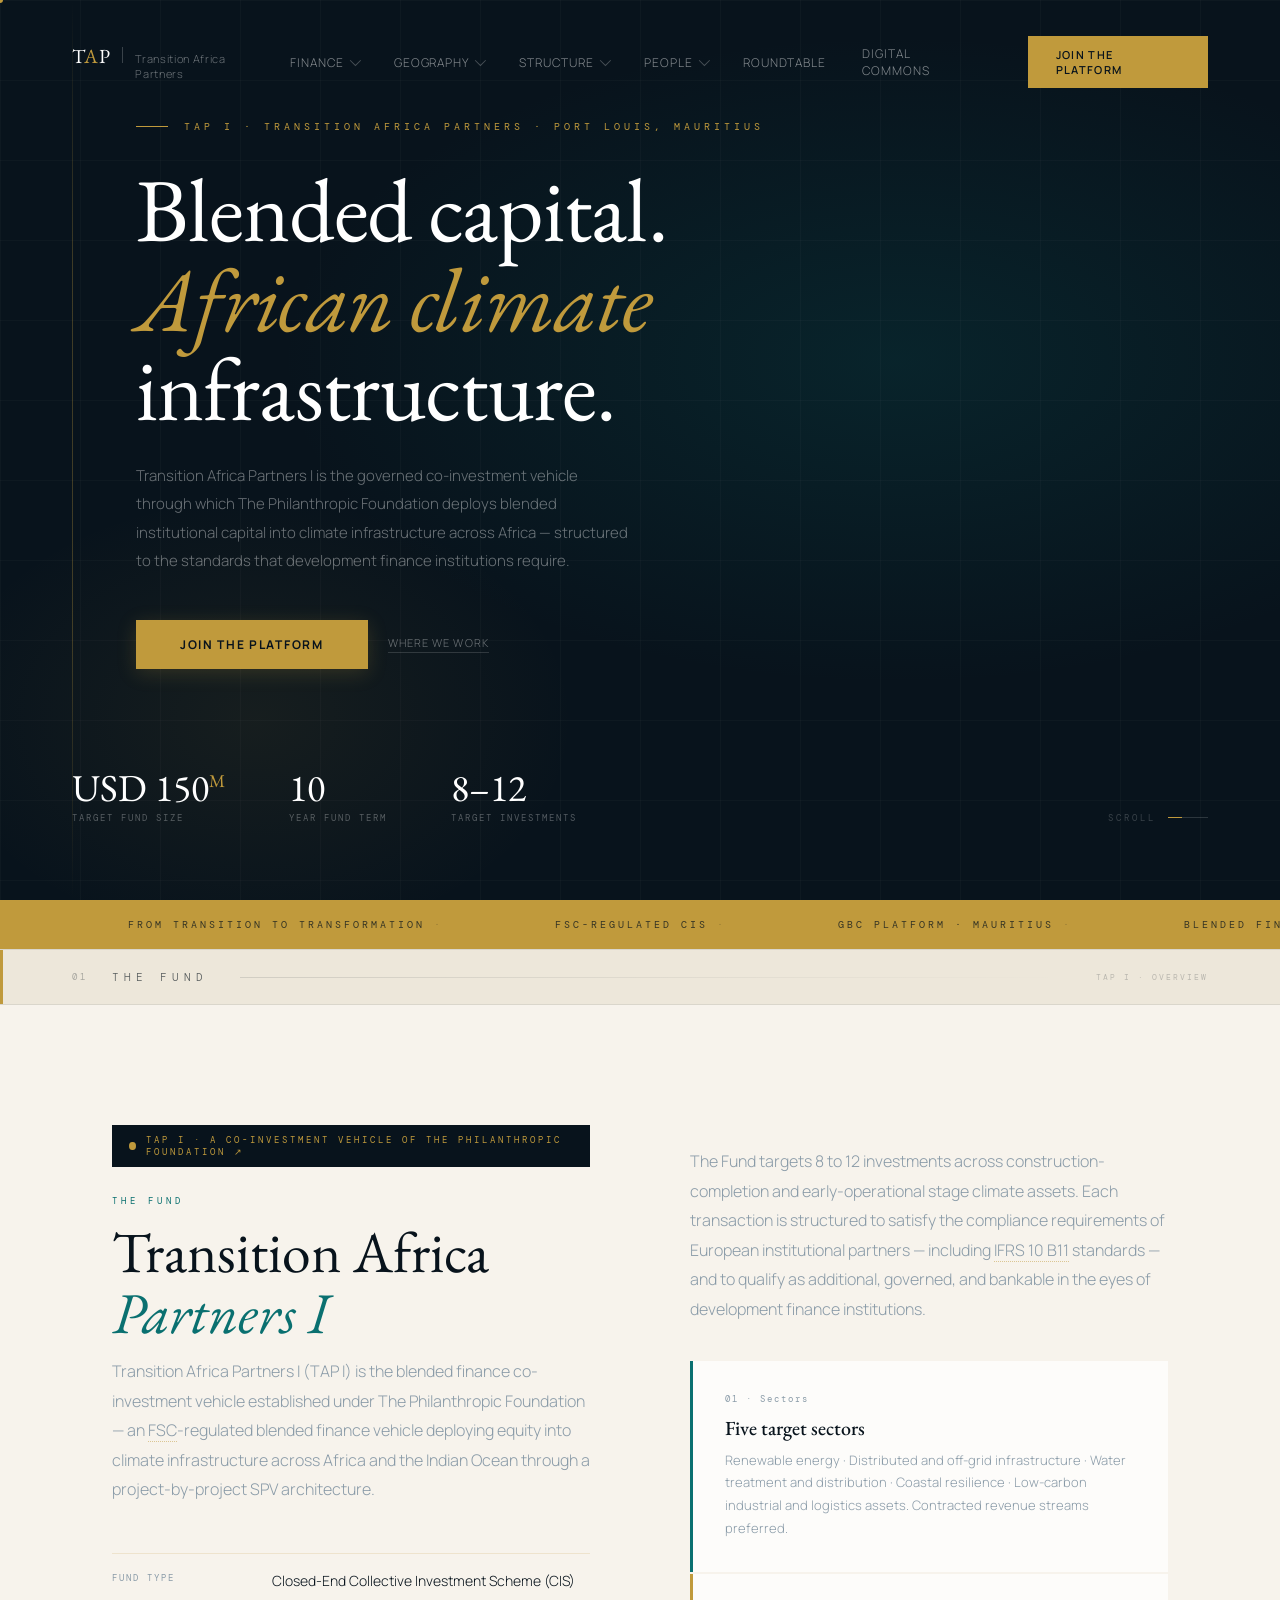
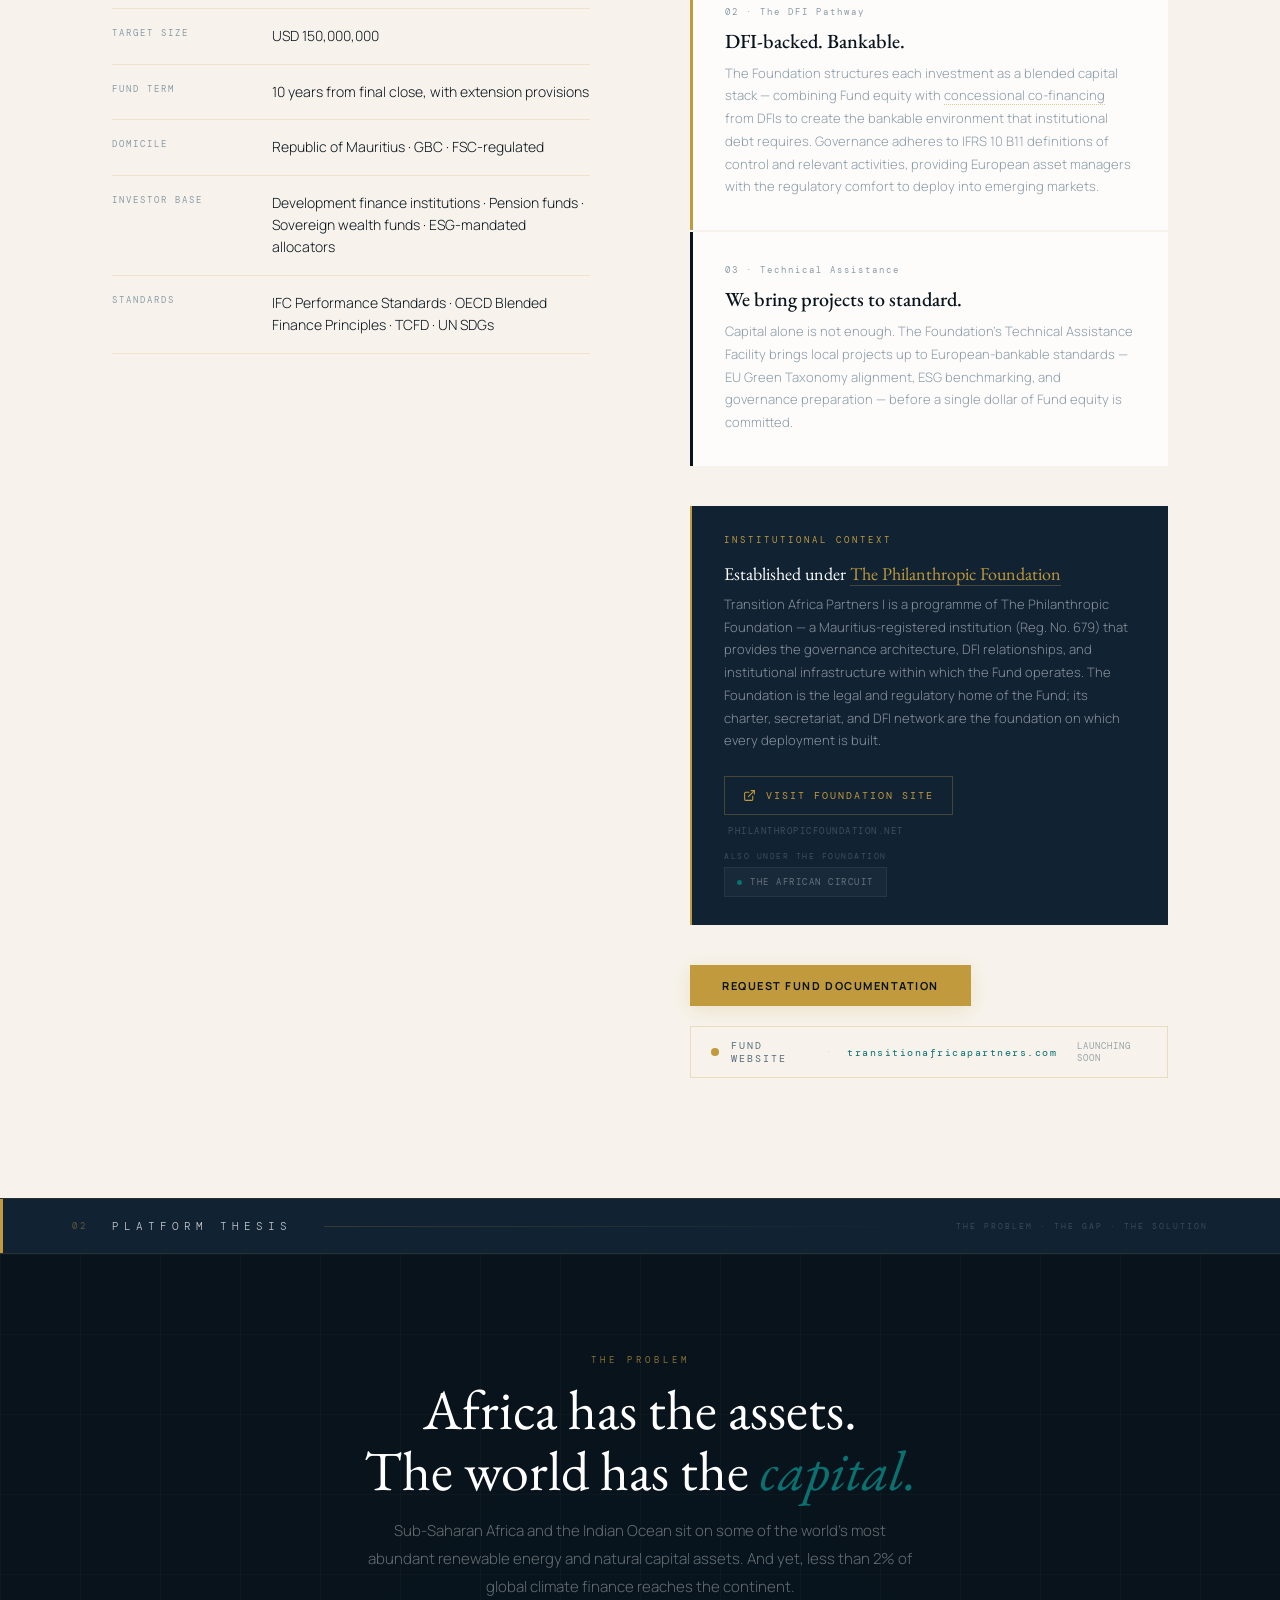
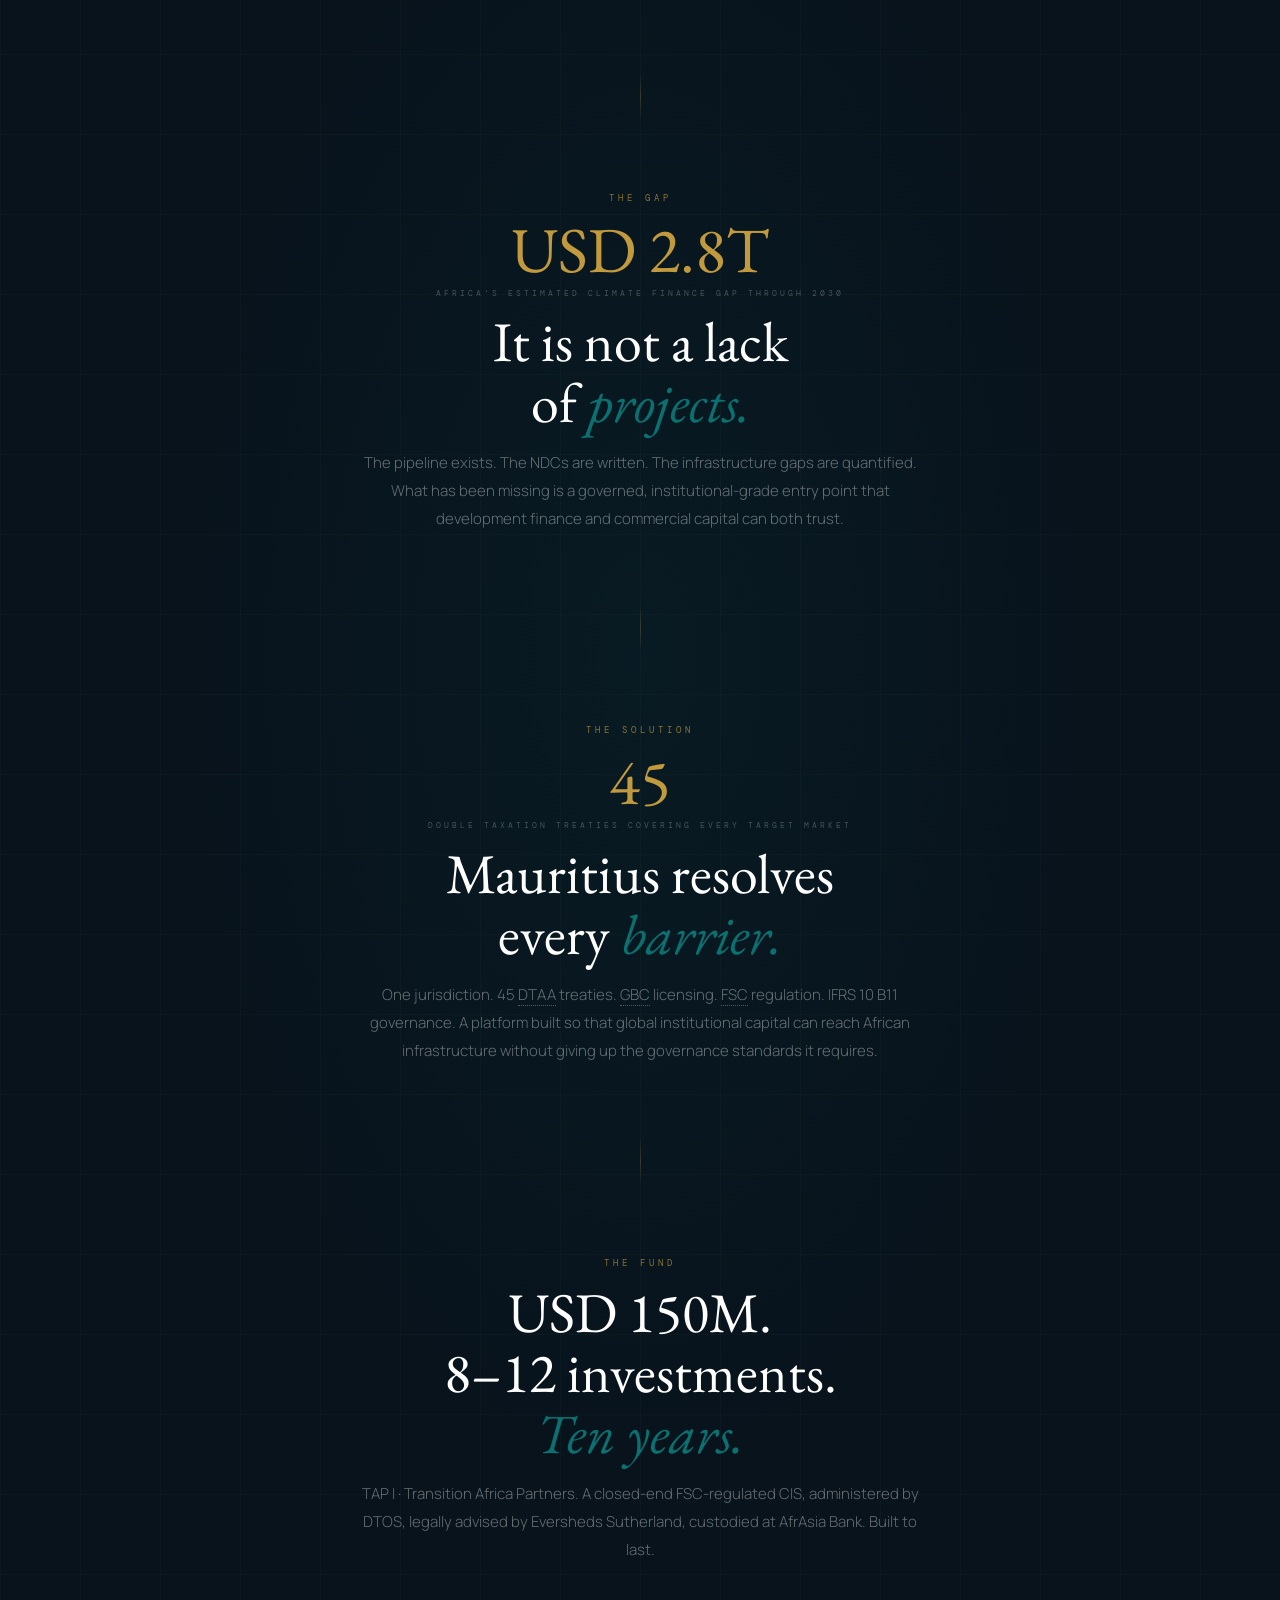
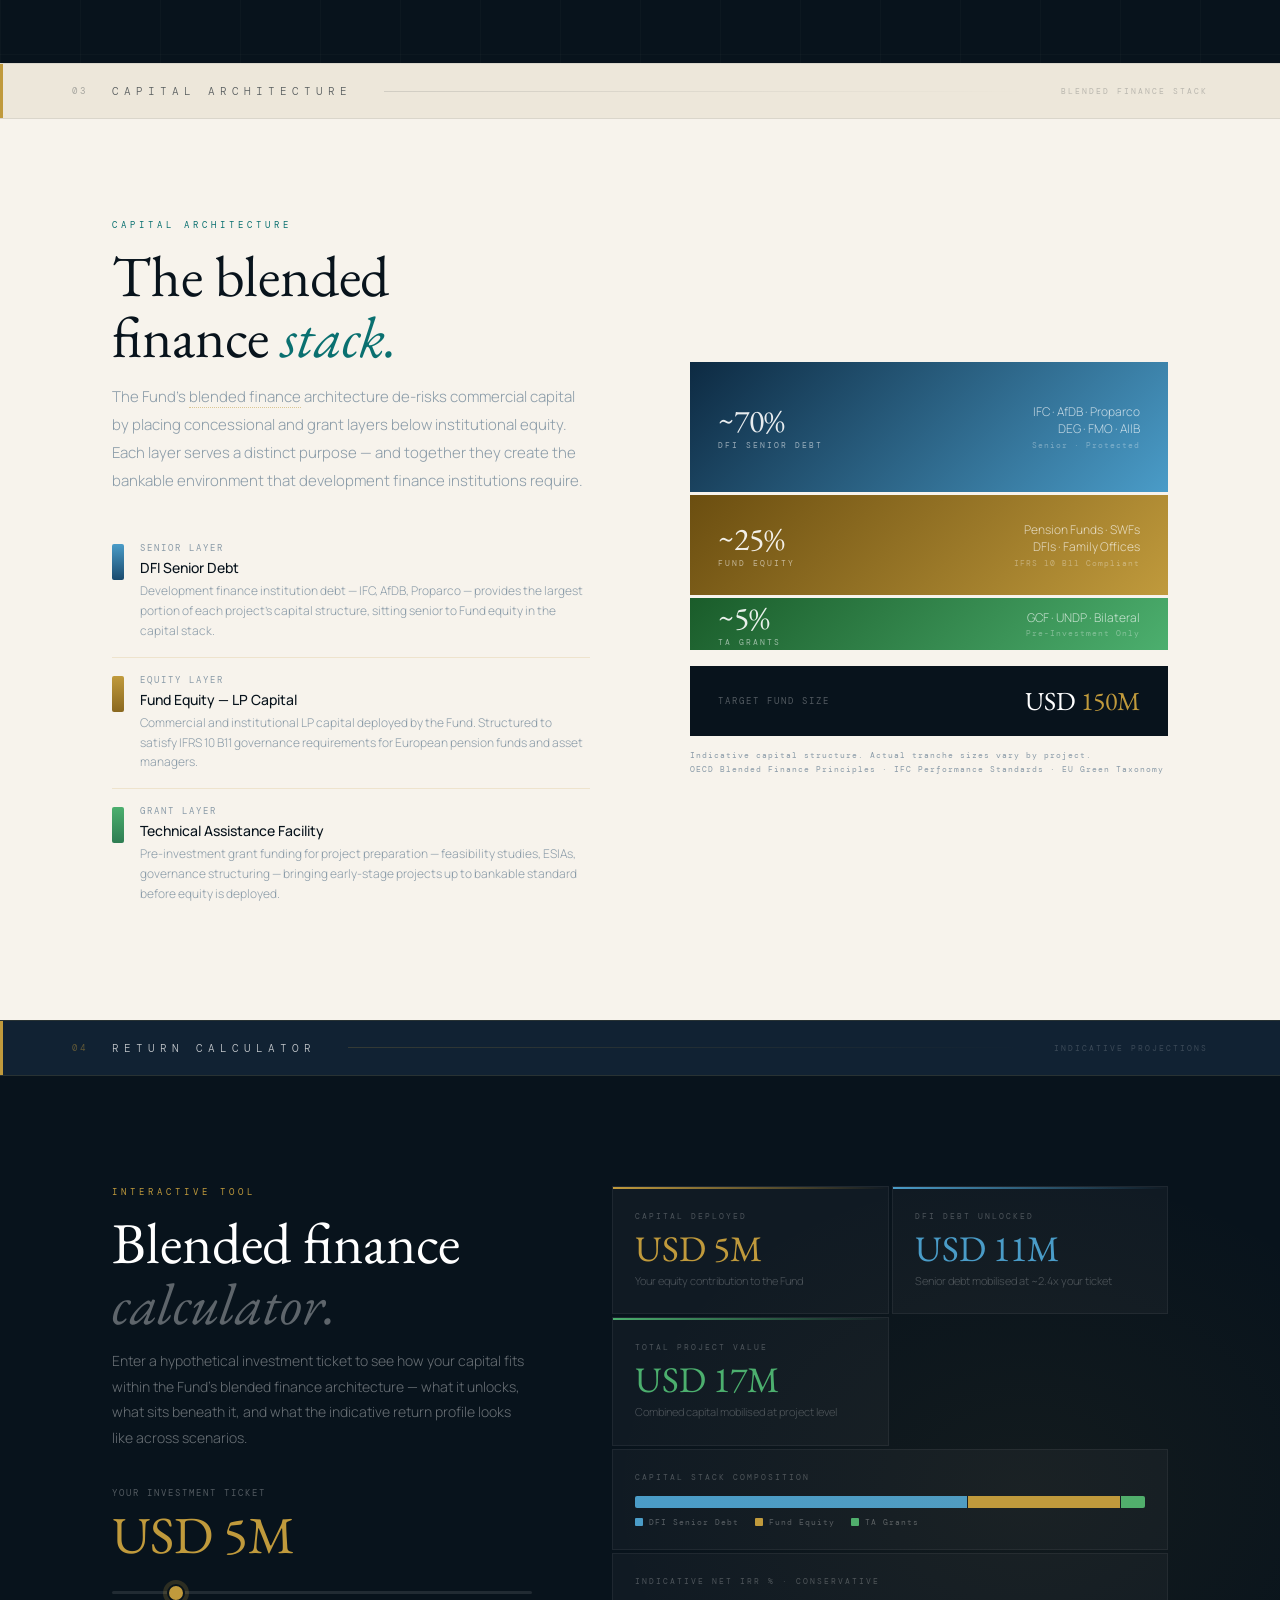
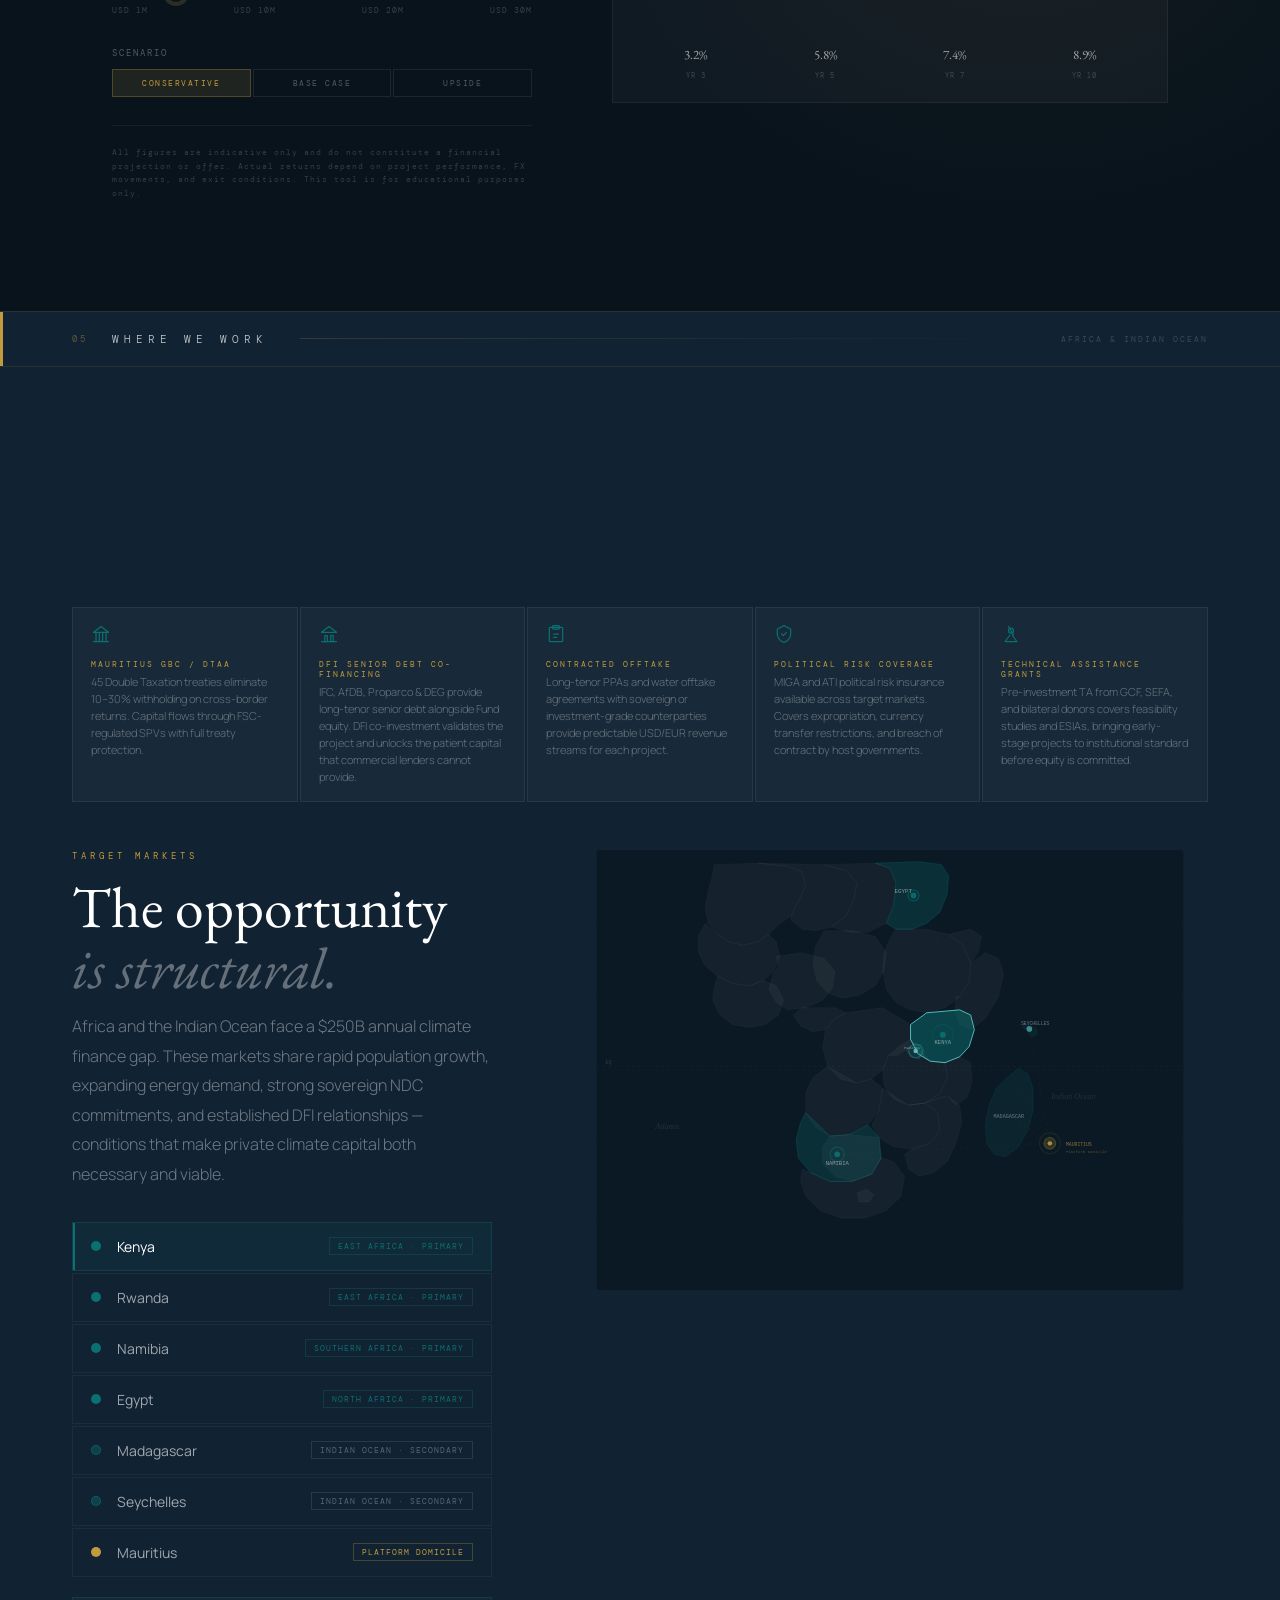
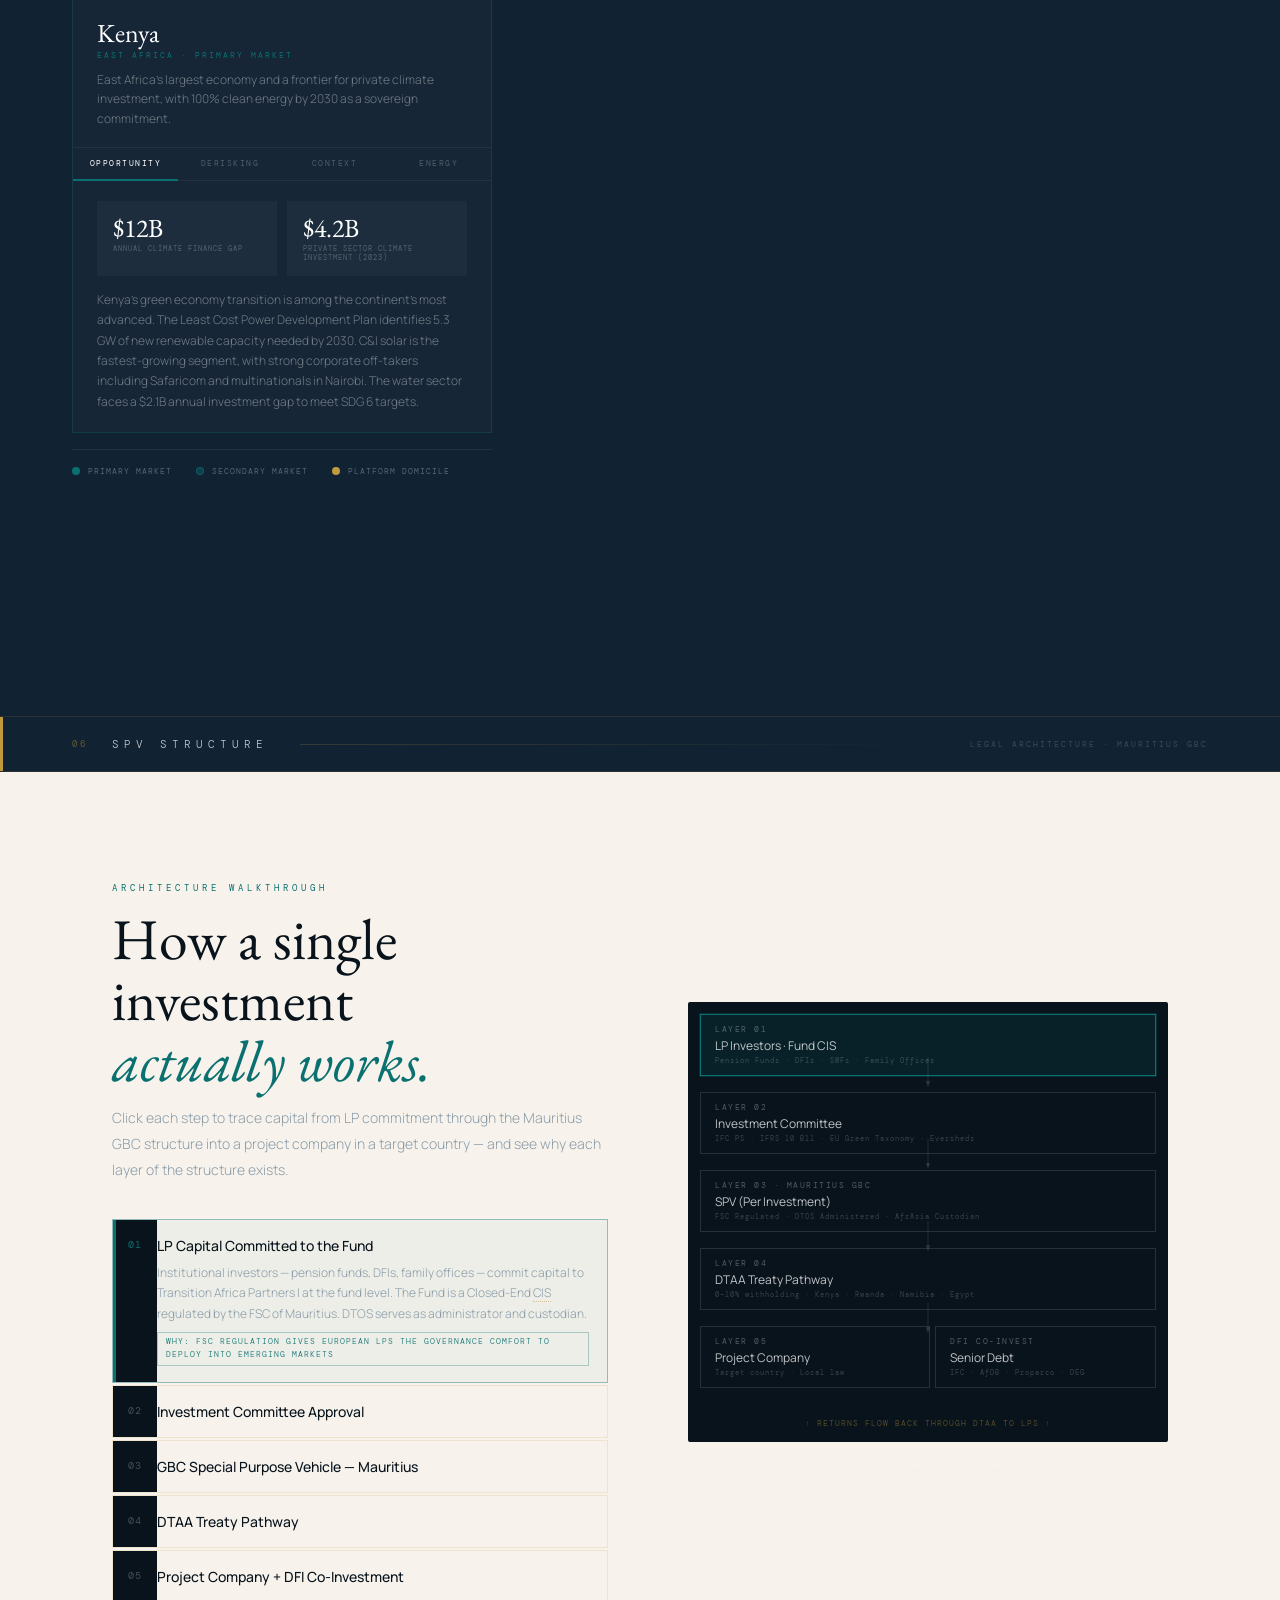
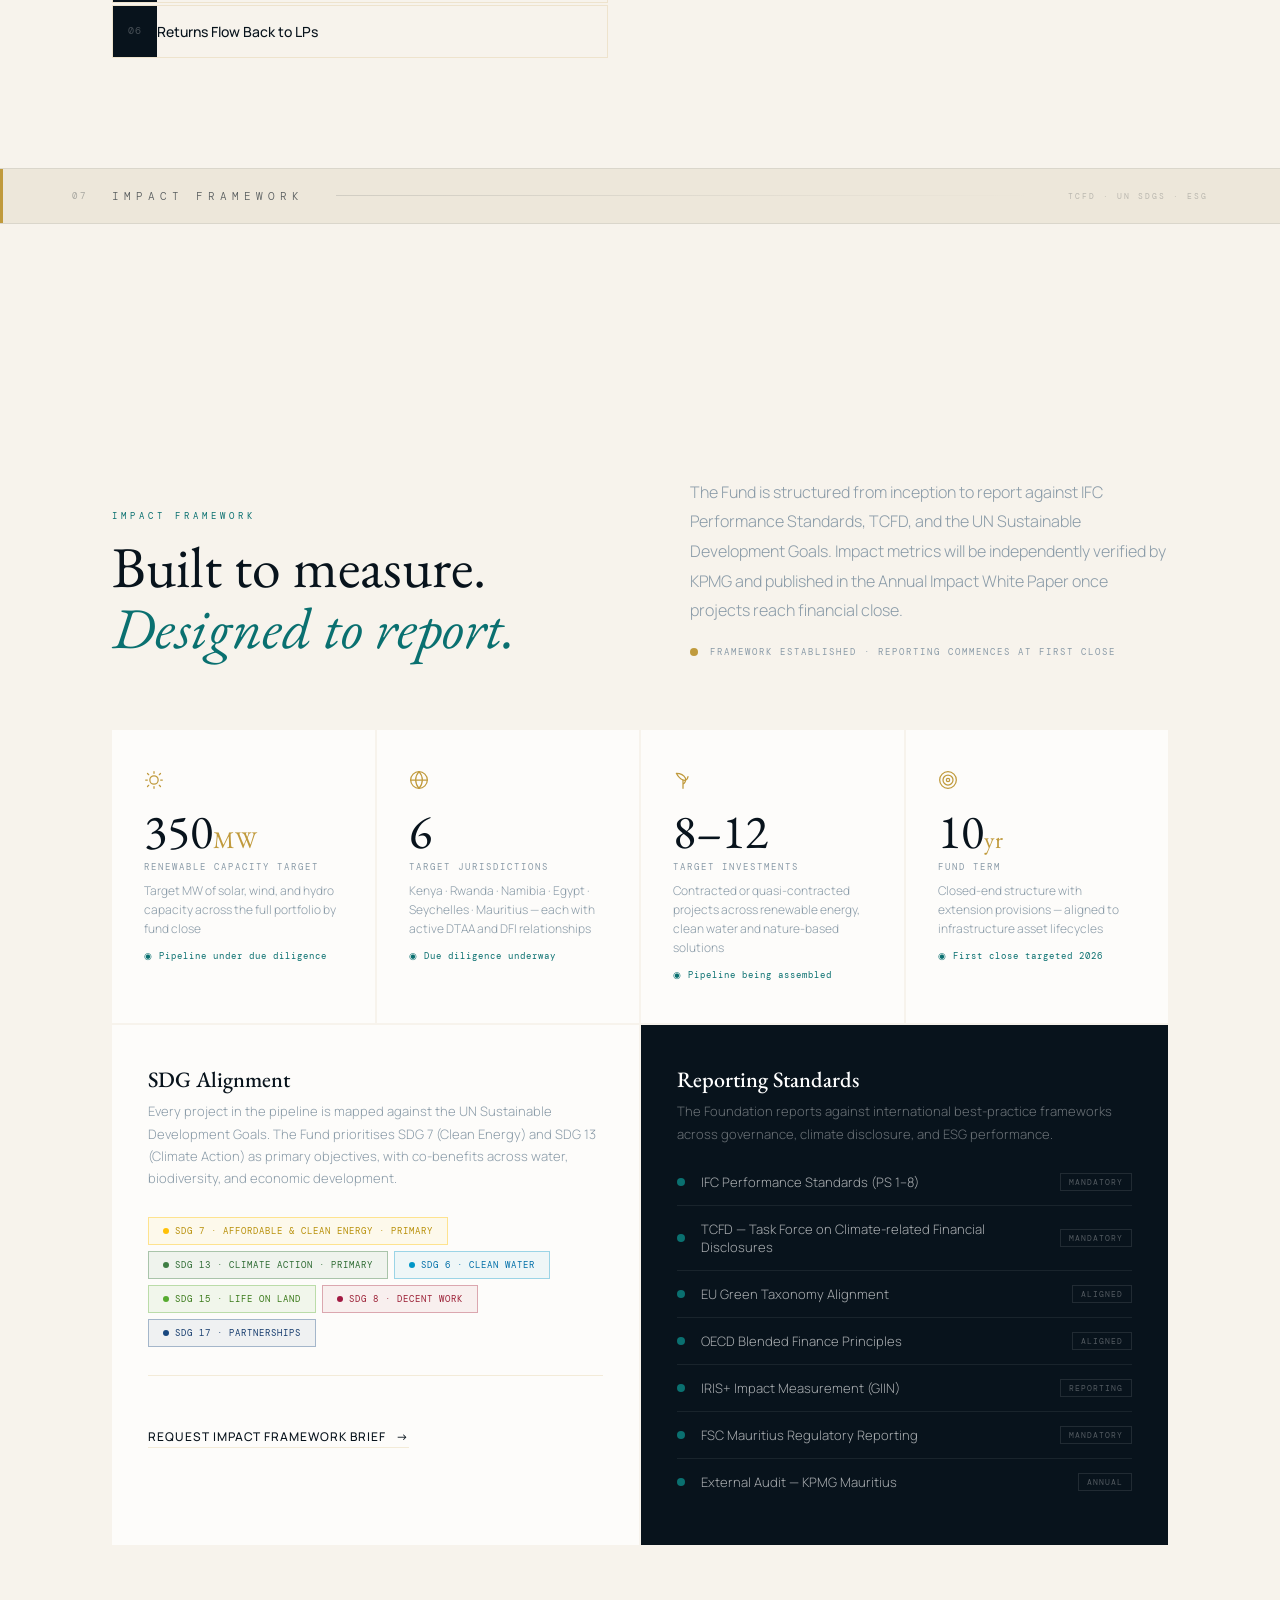
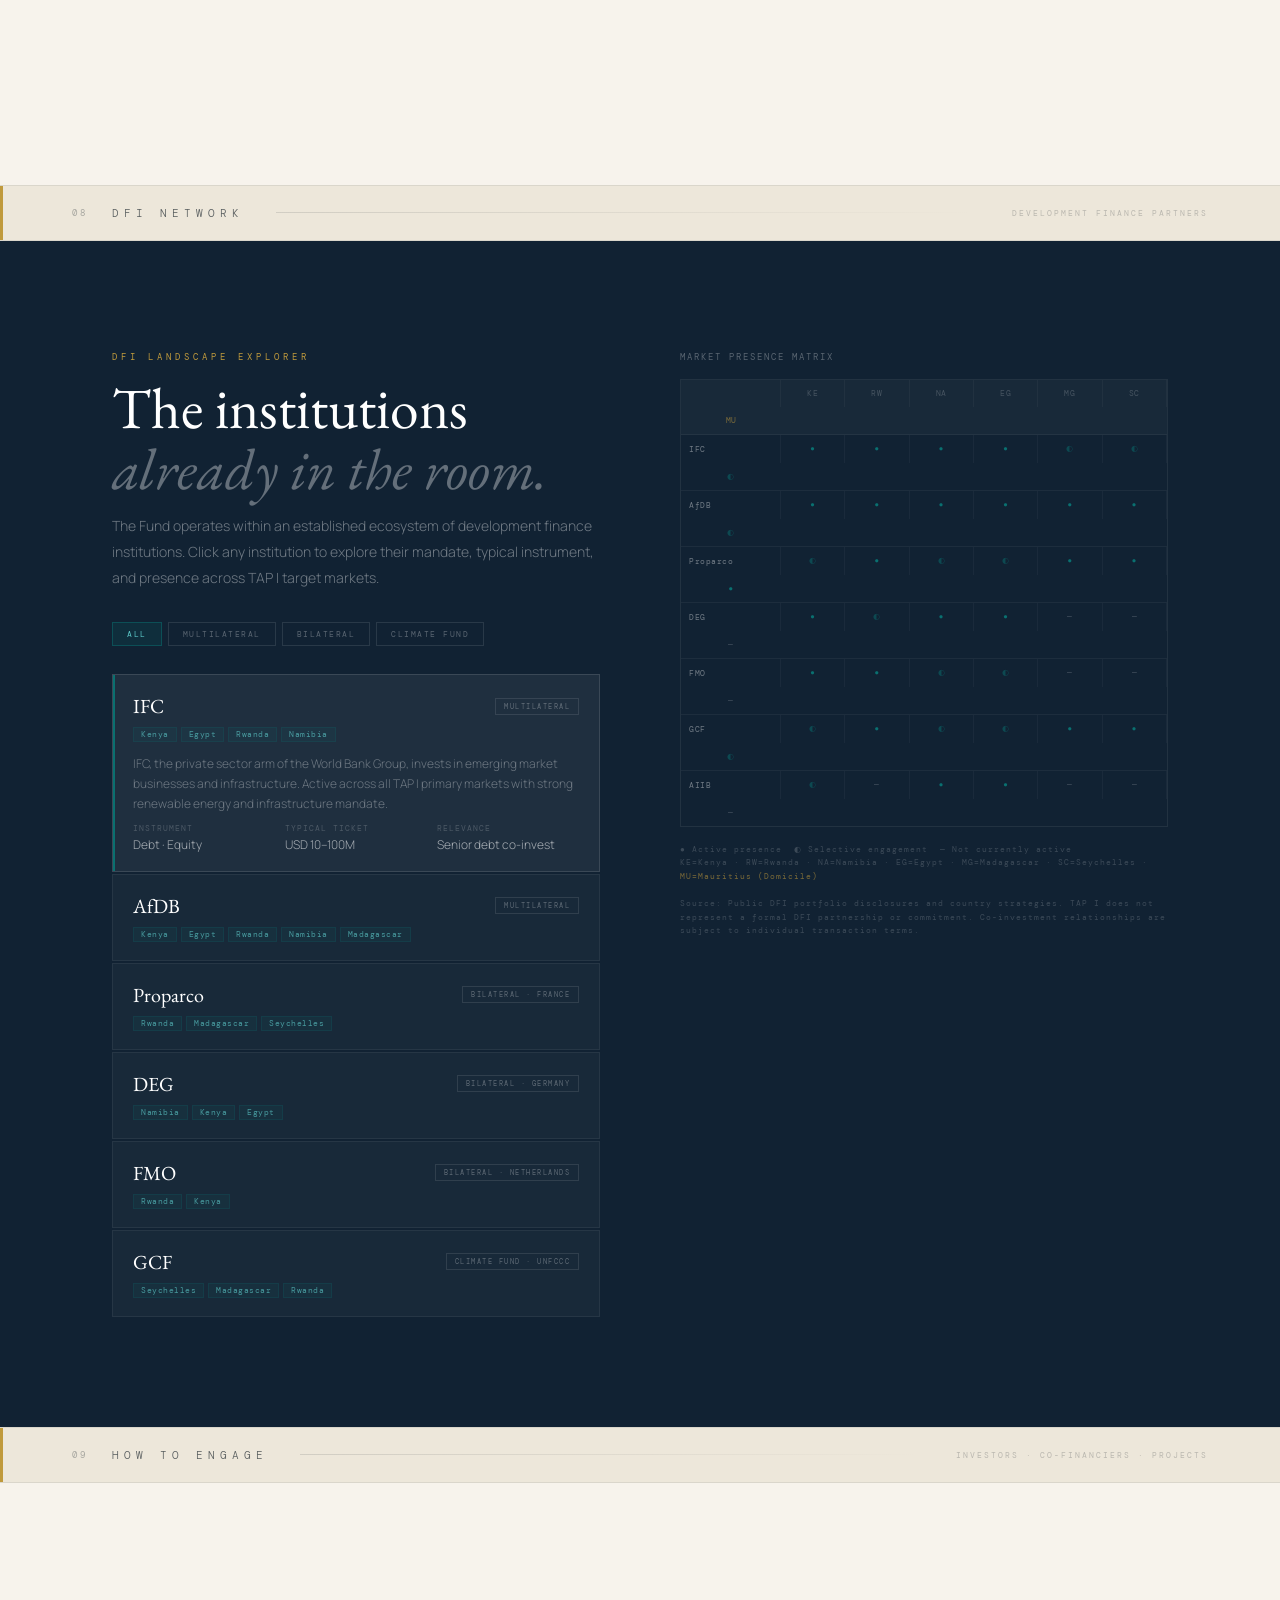
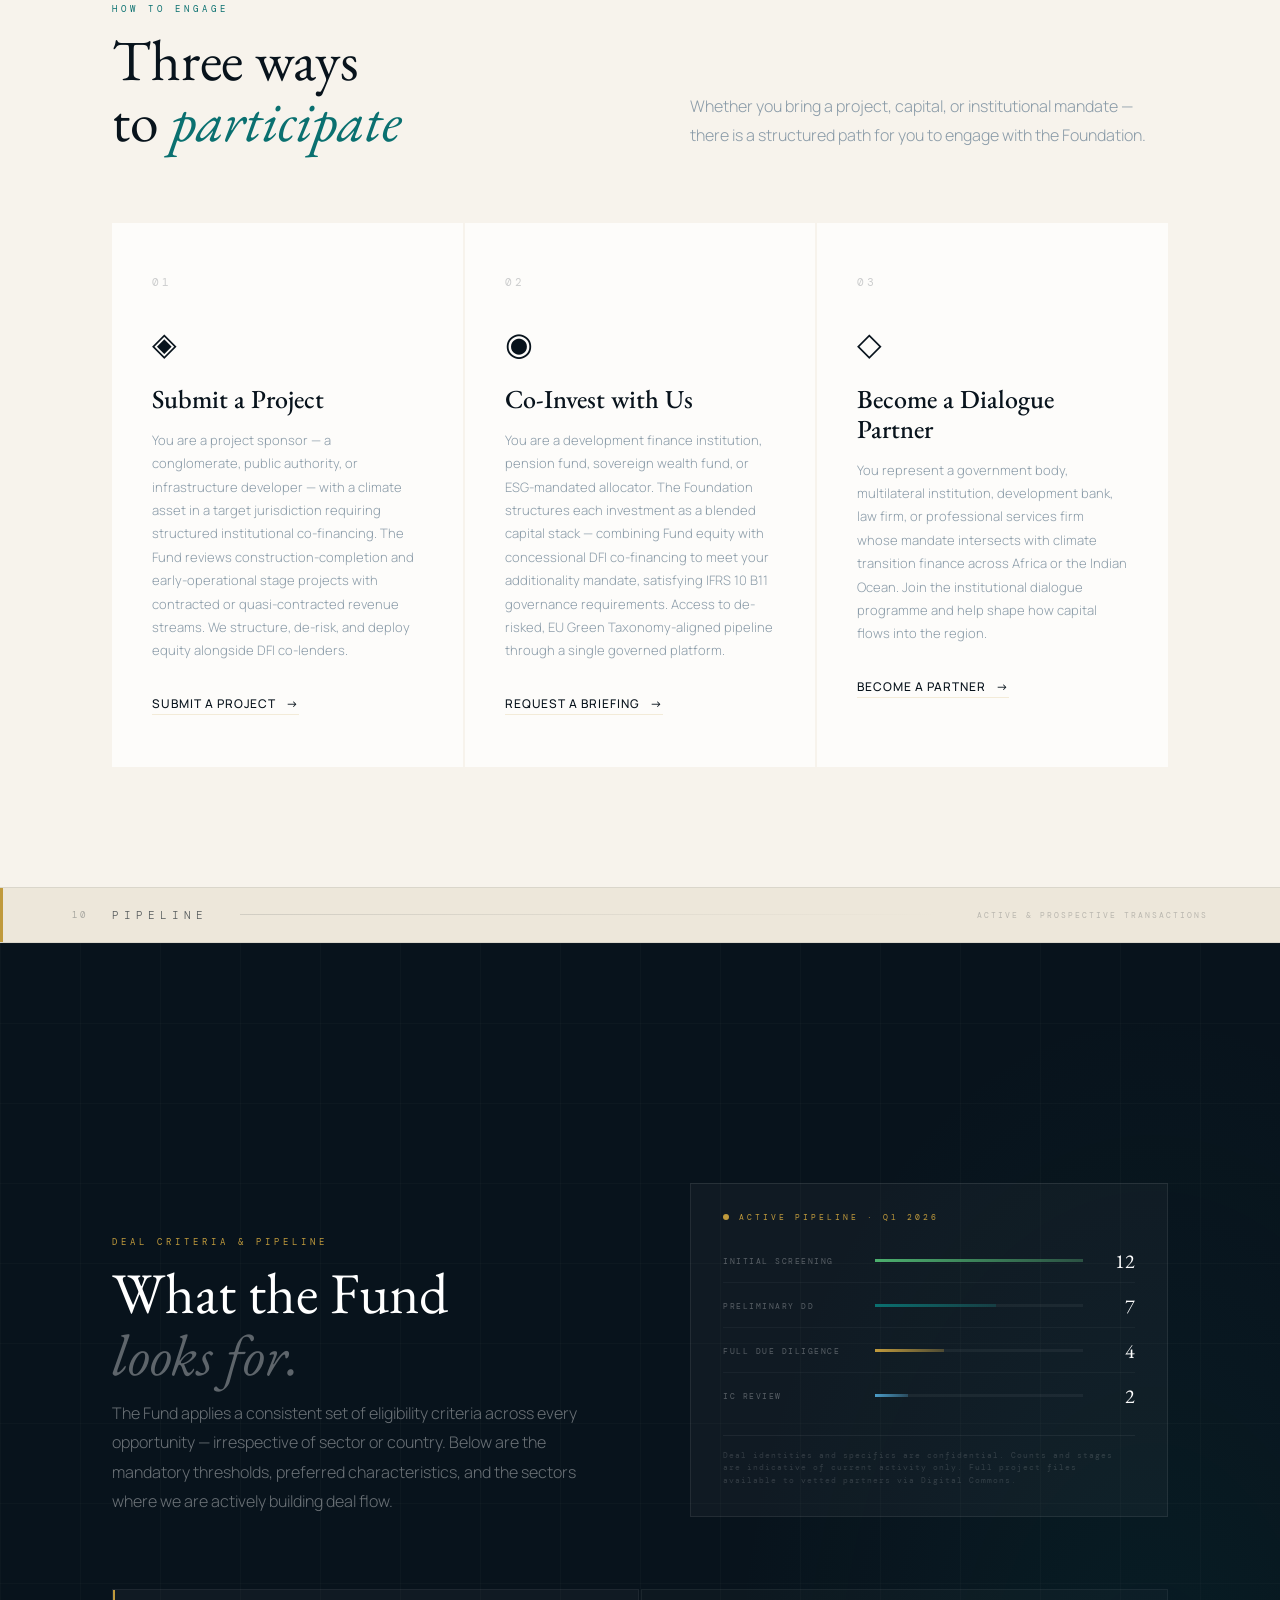
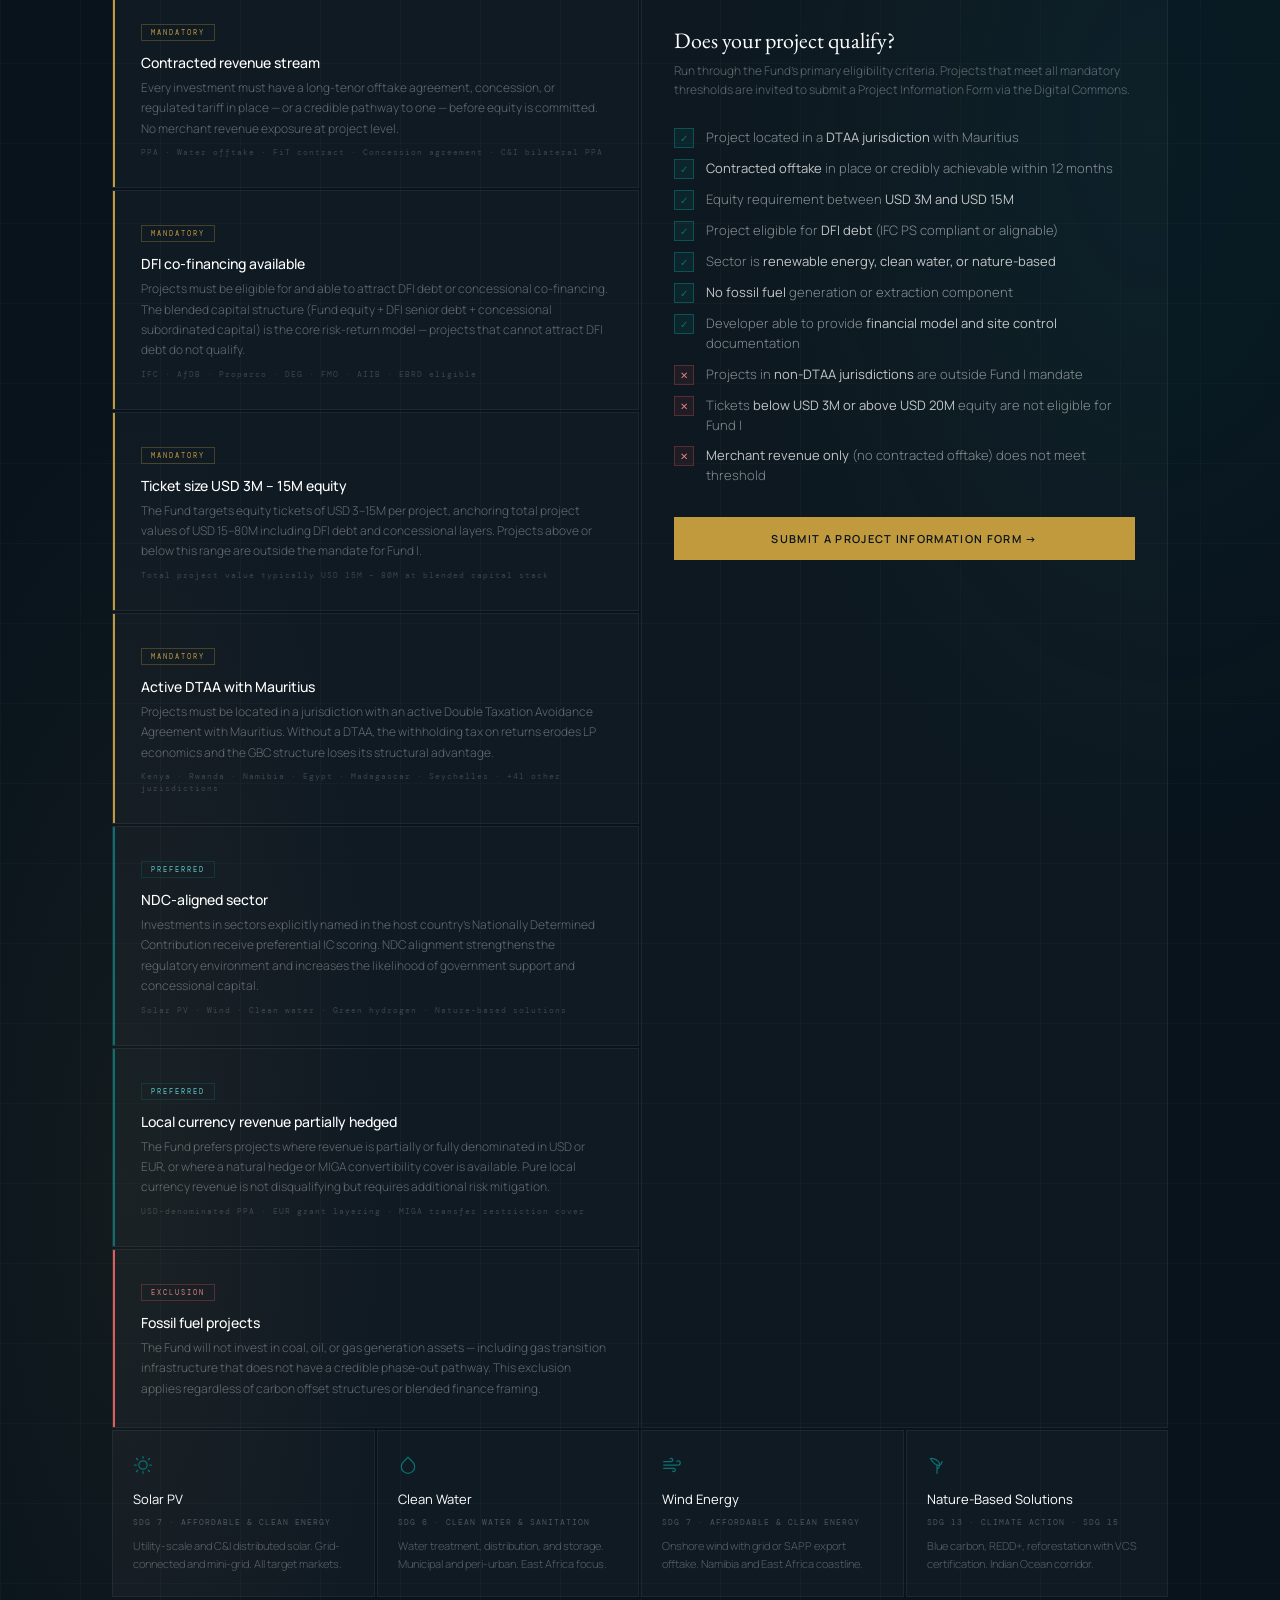
<file: Index.html>
<!DOCTYPE html>
<html lang="en">
<head>
<meta charset="UTF-8">
<meta name="viewport" content="width=device-width, initial-scale=1.0">
<title>TAP I · Transition Africa Partners — Blended Climate Co-Investment · Africa &amp; Indian Ocean</title>
<link href="https://fonts.googleapis.com/css2?family=EB+Garamond:ital,wght@0,400;0,500;0,600;1,400;1,500&family=Manrope:wght@200;300;400;500;600&family=DM+Mono:wght@300;400&display=swap" rel="stylesheet">
<style>
*,*::before,*::after{margin:0;padding:0;box-sizing:border-box;}
:root{
  --ink:#08131C;
  --ink2:#112233;
  --teal:#0A7070;
  --gold:#C09A3C;
  --gold2:#E8C870;
  --cream:#F7F3EC;
  --cream2:#EDE7DA;
  --white:#FDFCFA;
  --grey:#8A9BA8;
  --line:rgba(192,154,60,.18);
}
html{scroll-behavior:smooth;}
body{font-family:'Manrope',sans-serif;background:var(--white);color:var(--ink);overflow-x:hidden;cursor:none;}

/* ── CURSOR (ring + dot style) ── */
#cursor-ring{
  width:36px;height:36px;border:2px solid var(--gold);border-radius:50%;
  position:fixed;top:0;left:0;pointer-events:none;z-index:9999;
  transform:translate(-50%,-50%);
  transition:width .25s,height .25s,border-color .25s,background .25s,opacity .25s;
  opacity:0;
}
#cursor-dot{
  width:6px;height:6px;background:var(--gold);border-radius:50%;
  position:fixed;top:0;left:0;pointer-events:none;z-index:9999;
  transform:translate(-50%,-50%);
  transition:width .15s,height .15s,background .15s;
}
#cursor-ring.hover{
  width:56px;height:56px;
  border-color:var(--teal);
  background:rgba(10,112,112,.08);
}
#cursor-dot.hover{
  width:4px;height:4px;
  background:var(--teal);
}

/* NAV */
nav{position:fixed;top:0;left:0;right:0;z-index:200;padding:36px 72px;display:flex;justify-content:space-between;align-items:center;transition:padding .5s,background .5s,border-color .5s;border-bottom:1px solid transparent;}
nav.scrolled{padding:18px 72px;background:rgba(8,19,28,.97);backdrop-filter:blur(20px);border-bottom-color:rgba(255,255,255,.06);}
.logo{display:flex;align-items:baseline;gap:12px;}
.logo-mark{font-family:'EB Garamond',serif;font-size:20px;font-weight:400;color:#fff;letter-spacing:.04em;}
.logo-mark span{color:var(--gold);}
.logo-rule{width:1px;height:16px;background:rgba(255,255,255,.2);}
.logo-full{font-family:'Manrope',sans-serif;font-size:11px;font-weight:300;color:rgba(255,255,255,.4);letter-spacing:.06em;}
.nav-r{display:flex;align-items:center;gap:48px;}
.nav-links{display:flex;gap:0;list-style:none;align-items:center;}

/* top-level nav items */
.nav-links > li{position:relative;}
.nav-links > li > a,
.nav-links > li > button.nav-group-btn{
  font-size:12px;font-weight:300;letter-spacing:.08em;
  color:rgba(255,255,255,.5);text-decoration:none;
  text-transform:uppercase;transition:color .2s;
  background:none;border:none;cursor:pointer;
  display:flex;align-items:center;gap:6px;
  padding:8px 18px;
  font-family:'Manrope',sans-serif;
}
.nav-links > li > a:hover,
.nav-links > li > button.nav-group-btn:hover,
.nav-links > li.open > button.nav-group-btn{color:#fff;}

/* chevron */
.nav-chevron{display:inline-block;width:8px;height:8px;border-right:1px solid currentColor;border-bottom:1px solid currentColor;transform:rotate(45deg) translateY(-2px);transition:transform .2s;opacity:.5;}
.nav-links > li.open .nav-chevron{transform:rotate(-135deg) translateY(-2px);}

/* dropdown panel */
.nav-dropdown{
  position:absolute;top:calc(100% + 12px);left:50%;transform:translateX(-50%);
  background:rgba(8,19,28,.97);backdrop-filter:blur(20px);
  border:1px solid rgba(255,255,255,.07);
  min-width:220px;
  opacity:0;pointer-events:none;
  transform:translateX(-50%) translateY(-8px);
  transition:opacity .2s,transform .2s;
}
.nav-links > li.open .nav-dropdown{
  opacity:1;pointer-events:all;
  transform:translateX(-50%) translateY(0);
}

/* dropdown group label */
.nd-group-label{
  font-family:'DM Mono',monospace;font-size:8px;letter-spacing:3px;
  color:var(--gold);text-transform:uppercase;
  padding:14px 20px 6px;
  border-bottom:1px solid rgba(255,255,255,.06);
  margin-bottom:4px;
}
/* dropdown links */
.nav-dropdown a{
  display:block;padding:10px 20px;
  font-size:11px;font-weight:300;letter-spacing:.06em;
  color:rgba(255,255,255,.5);text-decoration:none;
  text-transform:uppercase;transition:color .15s,background .15s;
  border-left:2px solid transparent;
}
.nav-dropdown a:hover{color:#fff;background:rgba(255,255,255,.04);border-left-color:var(--gold);}
.nav-dropdown a:last-child{margin-bottom:6px;}

.nav-btn{background:var(--gold);color:var(--ink);padding:11px 28px;font-size:11px;font-weight:600;letter-spacing:.12em;text-transform:uppercase;text-decoration:none;transition:background .2s;}
.nav-btn:hover{background:var(--gold2);}

/* HERO */
#hero{height:100vh;min-height:680px;background:var(--ink);display:grid;grid-template-rows:1fr auto;position:relative;overflow:hidden;}
.hero-canvas{position:absolute;inset:0;}
/* subtle animated gradient mesh */
.hero-mesh{position:absolute;inset:0;background:radial-gradient(ellipse 80% 60% at 70% 40%,rgba(10,112,112,.18) 0%,transparent 60%),radial-gradient(ellipse 50% 50% at 20% 80%,rgba(192,154,60,.08) 0%,transparent 50%);animation:mesh 12s ease-in-out infinite alternate;}
@keyframes mesh{from{opacity:.7}to{opacity:1}}
/* grid lines */
.hero-grid{position:absolute;inset:0;background-image:linear-gradient(rgba(255,255,255,.025) 1px,transparent 1px),linear-gradient(90deg,rgba(255,255,255,.025) 1px,transparent 1px);background-size:80px 80px;}
/* vertical accent line */
.hero-vline{position:absolute;left:72px;top:0;bottom:0;width:1px;background:linear-gradient(180deg,transparent,rgba(192,154,60,.3) 30%,rgba(192,154,60,.3) 70%,transparent);}

.hero-content{position:relative;z-index:2;display:flex;flex-direction:column;justify-content:flex-end;padding:0 72px 100px 136px;}
.h-label{font-family:'DM Mono',monospace;font-size:10px;letter-spacing:4px;color:var(--gold);text-transform:uppercase;margin-bottom:32px;display:flex;align-items:center;gap:16px;opacity:0;animation:rise .8s .2s forwards;}
.h-label::before{content:'';width:32px;height:1px;background:var(--gold);}
h1{font-family:'EB Garamond',serif;font-size:clamp(56px,7vw,100px);font-weight:400;color:#fff;line-height:1.0;letter-spacing:-.01em;max-width:820px;opacity:0;animation:rise .9s .4s forwards;}
h1 em{font-style:italic;color:var(--gold);}
.h-sub{font-size:15px;font-weight:300;color:rgba(255,255,255,.4);line-height:1.9;max-width:500px;margin-top:28px;opacity:0;animation:rise .9s .65s forwards;}
.h-actions{margin-top:44px;display:flex;gap:20px;align-items:center;opacity:0;animation:rise .9s .85s forwards;}
.btn-solid{background:var(--gold);color:var(--ink);padding:16px 44px;font-size:12px;font-weight:700;letter-spacing:.14em;text-transform:uppercase;text-decoration:none;transition:background .2s,transform .15s,box-shadow .2s;display:inline-block;box-shadow:0 4px 20px rgba(192,154,60,.2);}
.btn-solid:hover{background:var(--gold2);transform:translateY(-2px);box-shadow:0 10px 32px rgba(192,154,60,.32);}
.btn-ghost{color:rgba(255,255,255,.4);font-size:11px;font-weight:300;letter-spacing:.1em;text-transform:uppercase;text-decoration:none;border-bottom:1px solid rgba(255,255,255,.15);padding-bottom:2px;transition:color .2s,border-color .2s;}
.btn-ghost:hover{color:rgba(255,255,255,.8);border-color:var(--gold);}

.hero-bottom{position:relative;z-index:2;padding:0 72px 40px;display:flex;justify-content:space-between;align-items:flex-end;opacity:0;animation:rise 1s 1s forwards;}
.hero-stats{display:flex;gap:64px;}
.hstat-val{font-family:'EB Garamond',serif;font-size:38px;font-weight:400;color:#fff;line-height:1;}
.hstat-val sup{font-size:18px;color:var(--gold);}
.hstat-lbl{font-family:'DM Mono',monospace;font-size:9px;letter-spacing:2px;color:rgba(255,255,255,.3);text-transform:uppercase;margin-top:5px;}
.hero-scroll{display:flex;align-items:center;gap:12px;}
.hero-scroll span{font-family:'DM Mono',monospace;font-size:9px;letter-spacing:3px;color:rgba(255,255,255,.2);text-transform:uppercase;}
.scroll-track{width:40px;height:1px;background:rgba(255,255,255,.15);position:relative;overflow:hidden;}
.scroll-track::after{content:'';position:absolute;left:0;top:0;width:14px;height:100%;background:var(--gold);animation:slide 2s ease-in-out infinite;}
@keyframes slide{0%{left:-14px}100%{left:40px}}
@keyframes rise{from{opacity:0;transform:translateY(22px)}to{opacity:1;transform:none}}

/* BAND */
.band{background:var(--gold);padding:18px 72px;display:flex;align-items:center;gap:0;overflow:hidden;}
.band-inner{display:flex;gap:0;white-space:nowrap;animation:band 28s linear infinite;}
.band-item{font-family:'DM Mono',monospace;font-size:10px;letter-spacing:3px;text-transform:uppercase;color:var(--ink);padding:0 56px;opacity:.75;}
.band-sep{color:var(--ink);opacity:.3;}

/* SECTION COMMONS */
section{padding:120px 0;}
.wrap{max-width:1200px;margin:0 auto;padding:0 72px;}
.s-label{font-family:'DM Mono',monospace;font-size:9px;letter-spacing:4px;color:var(--teal);text-transform:uppercase;margin-bottom:14px;}
.s-label.inv{color:var(--gold);}
h2{font-family:'EB Garamond',serif;font-size:clamp(38px,4.5vw,62px);font-weight:400;color:var(--ink);line-height:1.06;}
h2.inv{color:#fff;}
h2 em{font-style:italic;color:var(--teal);}
h2.inv em{color:rgba(255,255,255,.35);}
.s-lead{font-size:16px;font-weight:300;color:var(--grey);line-height:1.85;max-width:600px;margin-top:14px;}
.s-lead.inv{color:rgba(255,255,255,.4);}

/* reveal */
.rv{opacity:0;transform:translateY(28px);transition:opacity .75s ease,transform .75s ease;}
.rv.in{opacity:1;transform:none;}
.rv.d1{transition-delay:.1s;}
.rv.d2{transition-delay:.2s;}
.rv.d3{transition-delay:.3s;}

/* GEOGRAPHY */
#geo{background:var(--ink2);}
.geo-layout{display:grid;grid-template-columns:1fr 1fr;gap:100px;align-items:center;}
.geo-map{position:relative;}
/* SVG map placeholder — styled region cards */
.geo-regions{display:flex;flex-direction:column;gap:2px;}
.geo-region{display:grid;grid-template-columns:1fr auto;align-items:center;padding:18px 24px;background:rgba(255,255,255,.04);border-left:2px solid transparent;transition:background .25s,border-color .25s;}
.geo-region:hover{background:rgba(255,255,255,.07);border-left-color:var(--gold);}
.geo-region.active{background:rgba(10,112,112,.12);border-left-color:var(--teal);}
.gr-name{font-size:15px;font-weight:400;color:#fff;}
.gr-tag{font-family:'DM Mono',monospace;font-size:9px;letter-spacing:2px;text-transform:uppercase;padding:3px 10px;}
.gr-tag.phase1{background:rgba(192,154,60,.2);color:var(--gold);}
.gr-tag.phase2{background:rgba(10,112,112,.2);color:#5CC8C8;}
.gr-tag.pipeline{background:rgba(255,255,255,.06);color:rgba(255,255,255,.3);}
.geo-visual{
  background:rgba(255,255,255,.03);
  border:1px solid rgba(255,255,255,.07);
  padding:48px;
  display:flex;flex-direction:column;gap:28px;
}
.gv-title{font-family:'EB Garamond',serif;font-size:28px;font-weight:400;color:#fff;line-height:1.2;}
.gv-body{font-size:14px;font-weight:300;color:rgba(255,255,255,.45);line-height:1.8;}
.gv-stat{margin-top:8px;padding-top:24px;border-top:1px solid rgba(255,255,255,.07);display:grid;grid-template-columns:1fr 1fr;gap:20px;}
.gvs-val{font-family:'EB Garamond',serif;font-size:36px;font-weight:400;color:#fff;}
.gvs-val em{color:var(--gold);font-style:normal;}
.gvs-lbl{font-family:'DM Mono',monospace;font-size:9px;letter-spacing:2px;color:rgba(255,255,255,.3);text-transform:uppercase;margin-top:4px;}

/* ENGAGE */
#engage{background:var(--cream);}
.engage-intro{display:grid;grid-template-columns:1fr 1fr;gap:100px;align-items:end;margin-bottom:72px;}
.engage-cards{display:grid;grid-template-columns:repeat(3,1fr);gap:2px;}
.e-card{background:var(--white);padding:52px 40px;position:relative;overflow:hidden;transition:background .25s;}
.e-card::after{content:'';position:absolute;bottom:0;left:0;right:0;height:3px;transform:scaleX(0);transform-origin:left;transition:transform .35s;}
.e-card.a::after{background:var(--gold);}
.e-card.b::after{background:var(--teal);}
.e-card.c::after{background:var(--ink);}
.e-card:hover{background:var(--cream2);}
.e-card:hover::after{transform:scaleX(1);}
.e-num{font-family:'DM Mono',monospace;font-size:11px;letter-spacing:3px;color:rgba(8,19,28,.2);margin-bottom:32px;}
.e-icon{font-size:32px;margin-bottom:20px;display:block;}
.e-title{font-family:'EB Garamond',serif;font-size:26px;font-weight:500;color:var(--ink);line-height:1.15;margin-bottom:14px;}
.e-body{font-size:13px;font-weight:300;color:var(--grey);line-height:1.8;}
.e-cta{display:inline-flex;align-items:center;gap:10px;margin-top:32px;font-size:12px;font-weight:500;letter-spacing:.08em;text-transform:uppercase;color:var(--ink);text-decoration:none;border-bottom:1px solid var(--line);padding-bottom:2px;transition:gap .2s,border-color .2s;}
.e-cta:hover{gap:16px;border-color:var(--gold);}

/* ROUNDTABLE */
#roundtable{background:var(--ink);position:relative;overflow:hidden;}
.rt-bg{position:absolute;inset:0;background:radial-gradient(ellipse 60% 80% at 80% 50%,rgba(10,112,112,.12) 0%,transparent 60%);}
.rt-layout{display:grid;grid-template-columns:1fr 1fr;gap:100px;align-items:center;position:relative;z-index:2;}
.rt-left{}
.rt-body{font-size:16px;font-weight:300;color:rgba(255,255,255,.5);line-height:1.9;margin-top:24px;max-width:480px;}
.rt-details{margin-top:48px;display:flex;flex-direction:column;gap:0;}
.rt-detail{display:grid;grid-template-columns:120px 1fr;border-top:1px solid rgba(255,255,255,.07);padding:18px 0;}
.rt-detail:last-child{border-bottom:1px solid rgba(255,255,255,.07);}
.rtd-key{font-family:'DM Mono',monospace;font-size:9px;letter-spacing:2px;color:rgba(255,255,255,.25);text-transform:uppercase;padding-top:2px;}
.rtd-val{font-size:14px;font-weight:300;color:rgba(255,255,255,.65);}
.rt-right{}
.rt-card{background:rgba(255,255,255,.04);border:1px solid rgba(255,255,255,.08);padding:48px;}
.rtc-eyebrow{font-family:'DM Mono',monospace;font-size:9px;letter-spacing:3px;color:var(--gold);text-transform:uppercase;margin-bottom:20px;}
.rtc-title{font-family:'EB Garamond',serif;font-size:30px;font-weight:400;color:#fff;line-height:1.2;margin-bottom:20px;}
.rtc-body{font-size:13px;font-weight:300;color:rgba(255,255,255,.4);line-height:1.8;margin-bottom:36px;}
.rtc-tiers{display:flex;flex-direction:column;gap:2px;margin-bottom:36px;}
.rtc-tier{padding:14px 18px;background:rgba(255,255,255,.03);display:flex;align-items:center;gap:14px;font-size:13px;font-weight:300;color:rgba(255,255,255,.55);}
.rtc-tier::before{content:'';width:6px;height:6px;border-radius:50%;flex-shrink:0;}
.rtc-tier.t1::before{background:var(--gold);}
.rtc-tier.t2::before{background:#5CC8C8;}
.rtc-tier.t3::before{background:rgba(255,255,255,.3);}
.rt-apply{display:block;background:var(--gold);color:var(--ink);padding:15px;text-align:center;font-size:12px;font-weight:600;letter-spacing:.12em;text-transform:uppercase;text-decoration:none;transition:background .2s;}
.rt-apply:hover{background:var(--gold2);}

/* PARTNERS LOGOS */
#partners{background:var(--cream);}
.p-intro{display:grid;grid-template-columns:1fr 1fr;gap:100px;align-items:end;margin-bottom:64px;}
.p-grid{display:grid;grid-template-columns:repeat(6,1fr);gap:2px;}
.p-logo{background:var(--white);padding:28px 24px;display:flex;flex-direction:column;align-items:center;gap:8px;transition:background .2s;}
.p-logo:hover{background:var(--cream2);}
.pl-name{font-family:'EB Garamond',serif;font-size:17px;font-weight:500;color:var(--ink);text-align:center;line-height:1.2;}
.pl-type{font-family:'DM Mono',monospace;font-size:8px;letter-spacing:1px;color:var(--grey);text-transform:uppercase;text-align:center;}
.p-divider{height:1px;background:var(--line);margin:48px 0;}
.p-row2{display:grid;grid-template-columns:repeat(4,1fr);gap:2px;}

/* APPLY / FORM */
#apply{background:var(--ink);position:relative;overflow:hidden;}
.apply-bg{position:absolute;inset:0;background:radial-gradient(ellipse 50% 60% at 20% 50%,rgba(192,154,60,.07) 0%,transparent 50%);}
.apply-layout{display:grid;grid-template-columns:1fr 1fr;gap:100px;align-items:start;position:relative;z-index:2;}
.apply-left{}
.apply-body{font-size:15px;font-weight:300;color:rgba(255,255,255,.45);line-height:1.9;margin-top:20px;}
.apply-options{margin-top:48px;display:flex;flex-direction:column;gap:2px;}
.ao{display:flex;align-items:center;gap:0;border:1px solid rgba(255,255,255,.06);transition:border-color .2s,background .2s;}
.ao:hover{background:rgba(255,255,255,.03);border-color:rgba(255,255,255,.12);}
.ao-num{width:56px;height:56px;display:flex;align-items:center;justify-content:center;background:rgba(255,255,255,.04);font-family:'DM Mono',monospace;font-size:11px;color:var(--gold);letter-spacing:1px;flex-shrink:0;}
.ao-body{padding:0 20px;}
.ao-title{font-size:14px;font-weight:400;color:#fff;margin-bottom:2px;}
.ao-desc{font-size:12px;font-weight:300;color:rgba(255,255,255,.3);}

.apply-form{background:rgba(255,255,255,.03);border:1px solid rgba(255,255,255,.08);padding:52px;}
.af-title{font-family:'EB Garamond',serif;font-size:26px;font-weight:400;color:#fff;margin-bottom:36px;}
.fg{margin-bottom:22px;}
.fg label{display:block;font-family:'DM Mono',monospace;font-size:9px;letter-spacing:2px;text-transform:uppercase;color:rgba(255,255,255,.25);margin-bottom:8px;}
.fg input,.fg select,.fg textarea{width:100%;padding:13px 16px;background:rgba(255,255,255,.05);border:1px solid rgba(255,255,255,.08);color:#fff;font-family:'Manrope',sans-serif;font-size:14px;font-weight:300;outline:none;transition:border-color .2s;appearance:none;}
.fg input::placeholder,.fg textarea::placeholder{color:rgba(255,255,255,.18);}
.fg select{color:rgba(255,255,255,.5);}
.fg select option{background:var(--ink2);}
.fg input:focus,.fg select:focus,.fg textarea:focus{border-color:rgba(192,154,60,.5);}
.fg textarea{resize:none;height:90px;}
.fg-row{display:grid;grid-template-columns:1fr 1fr;gap:16px;}
.af-submit{width:100%;background:var(--gold);color:var(--ink);padding:15px;font-family:'Manrope',sans-serif;font-size:11px;font-weight:600;letter-spacing:.14em;text-transform:uppercase;border:none;margin-top:4px;transition:background .2s;}
.af-submit:hover{background:var(--gold2);}
.af-note{font-family:'DM Mono',monospace;font-size:9px;letter-spacing:1px;color:rgba(255,255,255,.2);text-align:center;margin-top:14px;line-height:1.8;}

/* FOOTER */
footer{background:#040D14;padding:80px 0 0;}
.ft-grid{max-width:1200px;margin:0 auto;padding:0 72px 64px;display:grid;grid-template-columns:1fr 1fr 1fr 1fr;gap:60px;}
.ft-brand{grid-column:span 1;}
.ft-name{font-family:'EB Garamond',serif;font-size:20px;font-weight:400;color:#fff;margin-bottom:4px;}
.ft-sub{font-family:'DM Mono',monospace;font-size:8px;letter-spacing:3px;color:var(--gold);text-transform:uppercase;margin-bottom:18px;}
.ft-p{font-size:12px;font-weight:300;color:rgba(255,255,255,.25);line-height:1.8;}
.ft-col h4{font-family:'DM Mono',monospace;font-size:9px;letter-spacing:3px;color:rgba(255,255,255,.2);text-transform:uppercase;margin-bottom:20px;}
.ft-links{list-style:none;display:flex;flex-direction:column;gap:13px;}
.ft-links a{font-size:13px;font-weight:300;color:rgba(255,255,255,.35);text-decoration:none;transition:color .2s;}
.ft-links a:hover{color:#fff;}
.ft-bottom{max-width:1200px;margin:0 auto;padding:22px 72px;border-top:1px solid rgba(255,255,255,.05);display:flex;justify-content:space-between;align-items:center;}
.ft-copy{font-family:'DM Mono',monospace;font-size:9px;letter-spacing:1px;color:rgba(255,255,255,.15);}
.ft-legal{font-family:'DM Mono',monospace;font-size:9px;letter-spacing:1px;color:var(--gold);opacity:.6;}

/* FUND */
#fund{background:var(--cream);}
.fund-layout{display:grid;grid-template-columns:1fr 1fr;gap:100px;align-items:start;}
.fund-badge{display:inline-flex;align-items:center;gap:10px;background:var(--ink);padding:8px 16px;margin-bottom:28px;}
.fund-badge-dot{width:8px;height:8px;border-radius:50%;background:var(--gold);}
.fund-badge-text{font-family:'DM Mono',monospace;font-size:9px;letter-spacing:3px;color:var(--gold);text-transform:uppercase;}
.fund-attrs{margin-top:48px;display:flex;flex-direction:column;gap:0;}
.fund-attr{display:grid;grid-template-columns:160px 1fr;border-top:1px solid var(--line);padding:16px 0;}
.fund-attr:last-child{border-bottom:1px solid var(--line);}
.fa-key{font-family:'DM Mono',monospace;font-size:9px;letter-spacing:2px;text-transform:uppercase;color:var(--grey);padding-top:2px;}
.fa-val{font-size:14px;font-weight:300;color:var(--ink);line-height:1.6;}
.fund-right{padding-top:8px;}
.fund-cards{display:flex;flex-direction:column;gap:2px;margin-bottom:32px;}
.fc{background:var(--white);padding:32px;border-left:3px solid transparent;transition:border-color .25s,background .25s;}
.fc.teal{border-left-color:var(--teal);}
.fc.gold{border-left-color:var(--gold);}
.fc.ink{border-left-color:var(--ink);}
.fc-num{font-family:'DM Mono',monospace;font-size:9px;letter-spacing:2px;color:var(--grey);margin-bottom:10px;}
.fc-title{font-family:'EB Garamond',serif;font-size:20px;font-weight:500;color:var(--ink);margin-bottom:8px;}
.fc-body{font-size:13px;font-weight:300;color:var(--grey);line-height:1.75;}

.rt-vdr{margin-top:24px;background:rgba(10,112,112,.12);border:1px solid rgba(10,112,112,.25);padding:28px 32px;display:flex;gap:20px;align-items:flex-start;}
.rt-vdr-icon{font-size:22px;flex-shrink:0;margin-top:2px;}
.rt-vdr-body{}
.rt-vdr-title{font-family:'EB Garamond',serif;font-size:18px;font-weight:500;color:#fff;margin-bottom:6px;}
.rt-vdr-text{font-size:13px;font-weight:300;color:rgba(255,255,255,.4);line-height:1.75;}
.rt-vdr-tag{display:inline-block;margin-top:12px;font-family:'DM Mono',monospace;font-size:9px;letter-spacing:2px;color:#5CC8C8;text-transform:uppercase;border:1px solid rgba(92,200,200,.25);padding:4px 10px;}

/* ── TEAM & IC ORGANIGRAM ──────────────────────────────── */
#team{background:var(--white);}
.team-intro{margin-bottom:72px;}

/* IC Organigram */
.ic-org{max-width:960px;margin:0 auto;}

/* Top — Fund Management node */
.ic-top{display:flex;justify-content:center;margin-bottom:0;}
.ic-node{background:var(--ink);padding:22px 32px;display:flex;flex-direction:column;align-items:center;gap:6px;position:relative;min-width:260px;text-align:center;}
.ic-node.gold{background:var(--ink);border:1px solid rgba(192,154,60,.35);}
.ic-node.gold .icn-role{color:var(--gold);}
.ic-node::after{content:'';position:absolute;bottom:-24px;left:50%;width:1px;height:24px;background:rgba(255,255,255,.15);}
.ic-node.no-line::after{display:none;}
.icn-icon{display:block;color:var(--teal);}
.icn-title{font-family:'EB Garamond',serif;font-size:17px;font-weight:500;color:#fff;line-height:1.2;}
.icn-role{font-family:'DM Mono',monospace;font-size:8px;letter-spacing:2px;text-transform:uppercase;color:var(--teal);}
.icn-org{font-family:'DM Mono',monospace;font-size:7px;letter-spacing:1px;color:rgba(255,255,255,.25);margin-top:2px;}

/* Horizontal connector bar */
.ic-hbar{position:relative;height:24px;display:flex;align-items:flex-end;margin-bottom:0;}
.ic-hbar::before{content:'';position:absolute;top:0;left:calc(1fr);right:0;height:1px;background:rgba(255,255,255,.12);}
.ic-hbar-line{width:100%;height:1px;background:rgba(255,255,255,.12);position:absolute;top:0;left:0;}

/* IC Members row */
.ic-row{display:grid;grid-template-columns:repeat(4,1fr);gap:2px;position:relative;}
.ic-row::before{content:'';position:absolute;top:0;left:12.5%;right:12.5%;height:1px;background:rgba(255,255,255,.12);}

.ic-member{background:var(--cream);padding:28px 24px;position:relative;transition:background .25s;}
.ic-member::before{content:'';position:absolute;top:0;left:50%;width:1px;height:24px;background:rgba(255,255,255,.12);transform:translateX(-50%);}
.ic-member::after{content:'';position:absolute;bottom:0;left:0;right:0;height:2px;background:var(--teal);transform:scaleX(0);transform-origin:left;transition:transform .35s;}
.ic-member:hover{background:var(--cream2);}
.ic-member:hover::after{transform:scaleX(1);}
.ic-member.gold-accent::after{background:var(--gold);}

.icm-badge{font-family:'DM Mono',monospace;font-size:7px;letter-spacing:2px;text-transform:uppercase;padding:3px 8px;border:1px solid;display:inline-block;margin-bottom:14px;}
.icm-badge.internal{color:var(--teal);border-color:rgba(10,112,112,.3);background:rgba(10,112,112,.06);}
.icm-badge.external{color:var(--gold);border-color:rgba(192,154,60,.3);background:rgba(192,154,60,.06);}
.icm-badge.independent{color:var(--grey);border-color:rgba(138,155,168,.3);background:rgba(138,155,168,.06);}

.icm-role{font-family:'EB Garamond',serif;font-size:18px;font-weight:500;color:var(--ink);line-height:1.2;margin-bottom:4px;}
.icm-org{font-family:'DM Mono',monospace;font-size:8px;letter-spacing:1.5px;text-transform:uppercase;color:var(--teal);margin-bottom:12px;}
.icm-org.gold{color:var(--gold);}
.icm-bio{font-size:12px;font-weight:300;color:var(--grey);line-height:1.7;}

/* Advisory row */
.ic-advisory{margin-top:2px;display:grid;grid-template-columns:repeat(3,1fr);gap:2px;}
.ic-adv{background:var(--white);border:1px solid var(--line);padding:24px 24px;display:flex;gap:16px;align-items:flex-start;transition:background .2s,border-color .2s;}
.ic-adv:hover{background:var(--cream);border-color:rgba(192,154,60,.25);}
.ia-icon{flex-shrink:0;margin-top:2px;color:var(--gold);}
.ia-role{font-size:13px;font-weight:500;color:var(--ink);margin-bottom:2px;}
.ia-org{font-family:'DM Mono',monospace;font-size:8px;letter-spacing:1px;text-transform:uppercase;color:var(--gold);margin-bottom:6px;}
.ia-desc{font-size:11.5px;font-weight:300;color:var(--grey);line-height:1.65;}

/* Section divider label */
.ic-section-label{font-family:'DM Mono',monospace;font-size:8px;letter-spacing:3px;text-transform:uppercase;color:var(--grey);text-align:center;padding:20px 0 8px;}

@media(max-width:960px){
  nav{padding:22px 28px;}
  nav.scrolled{padding:16px 28px;}
  .nav-links,.nav-btn{display:none;}
  .hero-content{padding:0 28px 80px 28px;}
  .hero-bottom{padding:0 28px 32px;flex-direction:column;gap:24px;align-items:flex-start;}
  .wrap{padding:0 28px;}
  .geo-layout,.engage-intro,.rt-layout,.p-intro,.apply-layout{grid-template-columns:1fr;gap:48px;}
  .fund-layout{grid-template-columns:1fr;}
  .ic-row{grid-template-columns:1fr 1fr;}
  .ic-advisory{grid-template-columns:1fr;}
  
  .p-grid{grid-template-columns:repeat(3,1fr);}
  .p-row2{grid-template-columns:repeat(2,1fr);}
  .ft-grid{grid-template-columns:1fr 1fr;gap:40px;}
  .ft-brand{grid-column:span 2;}
  .ft-bottom{flex-direction:column;gap:8px;}
}

/* ── MOBILE CURSOR RESET ── */
@media(hover:none),(max-width:960px){
  body,button,a,input,select,textarea{cursor:auto !important;}
}
/* ── SCROLL MARGIN ── */
#fund,#capitalstack,#calculator,#geo,#spvwalk,#impact,#dfiexplorer,#engage,#pipeline,#roundtable,#partners,#team,#commons,#apply{scroll-margin-top:80px;}
/* ── FOCUS VISIBLE ── */
*:focus-visible{outline:2px solid var(--gold);outline-offset:3px;}

/* ── SECTION DIVIDERS ── */
.sec-divider{
  position:relative;
  display:flex;align-items:center;
  padding:0 72px;
  height:56px;
  background:var(--ink2);
  border-top:1px solid rgba(192,154,60,.13);
  border-bottom:1px solid rgba(192,154,60,.13);
  overflow:hidden;
  z-index:10;
}
.sec-divider::before{
  content:'';
  position:absolute;left:0;top:0;bottom:0;
  width:3px;
  background:var(--gold);
}
.sec-divider-num{
  font-family:'DM Mono',monospace;
  font-size:9px;letter-spacing:3px;
  color:rgba(192,154,60,.45);
  text-transform:uppercase;
  margin-right:24px;
  flex-shrink:0;
}
.sec-divider-name{
  font-family:'DM Mono',monospace;
  font-size:11px;letter-spacing:5px;
  color:rgba(255,255,255,.75);
  text-transform:uppercase;
  font-weight:300;
}
.sec-divider-line{
  flex:1;
  height:1px;
  background:linear-gradient(90deg,rgba(192,154,60,.2),transparent);
  margin:0 32px;
}
.sec-divider-anchor{
  font-family:'DM Mono',monospace;
  font-size:8px;letter-spacing:2px;
  color:rgba(255,255,255,.18);
  text-transform:uppercase;
  flex-shrink:0;
}
/* Light-background variant */
.sec-divider.light{
  background:var(--cream2);
  border-top-color:rgba(8,19,28,.08);
  border-bottom-color:rgba(8,19,28,.08);
}
.sec-divider.light .sec-divider-name{color:rgba(8,19,28,.65);}
.sec-divider.light .sec-divider-num{color:rgba(8,19,28,.3);}
.sec-divider.light .sec-divider-line{background:linear-gradient(90deg,rgba(8,19,28,.12),transparent);}
.sec-divider.light .sec-divider-anchor{color:rgba(8,19,28,.22);}
@media(max-width:960px){
  .sec-divider{padding:0 28px;height:48px;}
  .sec-divider-name{font-size:9px;letter-spacing:3px;}
}

/* ── SKIP LINK ── */
.skip-link{position:absolute;top:-999px;left:16px;z-index:9999;background:var(--gold);color:var(--ink);padding:10px 18px;font-size:12px;font-weight:700;letter-spacing:.08em;text-transform:uppercase;text-decoration:none;}
.skip-link:focus{top:16px;}
/* ── MOBILE HAMBURGER ── */
.mob-ham{display:none;flex-direction:column;gap:5px;cursor:pointer;padding:6px;background:none;border:none;min-width:44px;min-height:44px;align-items:center;justify-content:center;}
.mob-ham span{display:block;width:22px;height:1.5px;background:rgba(255,255,255,.7);transition:all .3s;}
.mob-ham.open span:nth-child(1){transform:translateY(6.5px) rotate(45deg);}
.mob-ham.open span:nth-child(2){opacity:0;}
.mob-ham.open span:nth-child(3){transform:translateY(-6.5px) rotate(-45deg);}
.mob-overlay{position:fixed;inset:0;background:rgba(8,19,28,.98);z-index:190;display:flex;flex-direction:column;align-items:center;justify-content:center;gap:24px;opacity:0;pointer-events:none;transition:opacity .3s;}
.mob-overlay.open{opacity:1;pointer-events:all;}
.mob-overlay a{font-family:'EB Garamond',serif;font-size:28px;color:rgba(255,255,255,.75);text-decoration:none;letter-spacing:.02em;transition:color .2s;padding:8px 0;}
.mob-overlay a:hover{color:#fff;}
.mob-overlay .mob-cta{font-family:'Manrope',sans-serif;font-size:12px;font-weight:600;letter-spacing:.12em;text-transform:uppercase;background:var(--gold);color:var(--ink);padding:14px 40px;margin-top:8px;}
@media(max-width:960px){
  .mob-ham{display:flex;}
}
/* ── WEBSITE UNDER CONSTRUCTION BADGE ── */
.website-badge{
  display:inline-flex;align-items:center;gap:12px;
  padding:12px 20px;border:1px solid rgba(192,154,60,.25);
  background:var(--cream);margin-top:24px;text-decoration:none;
  transition:border-color .2s,background .2s;
}
.website-badge:hover{border-color:rgba(192,154,60,.5);background:var(--cream2);}
.website-badge-dot{width:8px;height:8px;border-radius:50%;background:var(--gold);flex-shrink:0;animation:pulseDot 2s ease-in-out infinite;}
.website-badge-text{font-family:'DM Mono',monospace;font-size:10px;letter-spacing:2px;color:#5a6e7a;text-transform:uppercase;}
.website-badge-url{font-family:'DM Mono',monospace;font-size:10px;letter-spacing:1.5px;color:var(--teal);text-transform:lowercase;}

/* ── SCROLL PROGRESS BAR ── */
#scroll-bar{position:fixed;top:0;left:0;height:2px;background:var(--gold);z-index:9000;width:0%;transition:width .1s linear;transform-origin:left;pointer-events:none;}

/* ── SECTION PROGRESS NAV ── */
#prog-nav{position:fixed;right:24px;top:50%;transform:translateY(-50%);z-index:490;display:flex;flex-direction:column;gap:12px;opacity:0;transition:opacity .4s;}
#prog-nav.visible{opacity:1;}
.pn-dot{width:6px;height:6px;border-radius:50%;background:rgba(255,255,255,.2);border:1px solid rgba(255,255,255,.25);cursor:pointer;transition:all .3s;display:block;position:relative;text-decoration:none;}
.pn-dot:hover,.pn-dot.active{background:var(--gold);border-color:var(--gold);transform:scale(1.4);}
.pn-dot .pn-label{position:absolute;right:16px;top:50%;transform:translateY(-50%);font-family:'DM Mono',monospace;font-size:9px;letter-spacing:2px;color:rgba(255,255,255,.75);text-transform:uppercase;white-space:nowrap;opacity:0;pointer-events:none;transition:opacity .2s;background:rgba(8,19,28,.8);padding:4px 10px;backdrop-filter:blur(8px);}
.pn-dot:hover .pn-label{opacity:1;}

/* ── BACK TO TOP ── */
#back-top{position:fixed;bottom:32px;right:24px;z-index:490;width:42px;height:42px;border-radius:50%;background:rgba(17,34,51,.9);border:1px solid rgba(192,154,60,.3);display:flex;align-items:center;justify-content:center;opacity:0;pointer-events:none;cursor:pointer;transition:opacity .3s,background .2s,border-color .2s;}
#back-top.visible{opacity:1;pointer-events:all;}
#back-top:hover{background:var(--gold);border-color:var(--gold);}
#back-top svg{display:block;}

/* ── CARD HOVER LIFTS ── */
.fc{transition:transform .25s,box-shadow .25s;}
.fc:hover{transform:translateY(-3px);box-shadow:0 20px 48px rgba(8,19,28,.1);}

/* ── BUTTON HOVER LIFT ── */
.nav-btn{transition:background .2s,transform .15s;}
.nav-btn:hover{transform:translateY(-1px);}

/* ── INPUT VALIDATION STATES ── */
input.error,select.error,textarea.error{border-color:#c0392b !important;background:rgba(192,57,43,.04);}
input.valid,select.valid,textarea.valid{border-color:rgba(10,112,112,.45) !important;}
.field-error{font-family:'DM Mono',monospace;font-size:10px;letter-spacing:1.5px;color:#c0392b;margin-top:4px;display:none;}
input.error ~ .field-error,select.error ~ .field-error,textarea.error ~ .field-error{display:block;}

/* ── LINK HOVER UNDERLINE ── */
.fa-val a:hover{text-decoration:underline;text-underline-offset:2px;}
.ft-links a:hover{text-decoration:underline;text-underline-offset:2px;}

/* ── RESPONSIVE: hide prog-nav on mobile ── */
@media(max-width:960px){
  #prog-nav{display:none;}
  #back-top{right:16px;bottom:20px;width:38px;height:38px;}
}
</style>
</head>
<body>

<a href="#fund" class="skip-link">Skip to content</a>

<!-- MOBILE OVERLAY -->
<div class="mob-overlay" id="mobOverlay">
  <div style="font-family:'DM Mono',monospace;font-size:8px;letter-spacing:3px;color:var(--gold);text-transform:uppercase;margin-bottom:4px;">Finance</div>
  <a href="#fund" onclick="closeMob()">The Fund</a>
  <a href="#capitalstack" onclick="closeMob()">Blended Finance Stack</a>
  <a href="#calculator" onclick="closeMob()">Return Calculator</a>
  <div style="width:40px;height:1px;background:rgba(192,154,60,.2);margin:8px 0;"></div>
  <div style="font-family:'DM Mono',monospace;font-size:8px;letter-spacing:3px;color:var(--gold);text-transform:uppercase;margin-bottom:4px;">Geography</div>
  <a href="#geo" onclick="closeMob()">Where We Work</a>
  <a href="#pipeline" onclick="closeMob()">Pipeline</a>
  <div style="width:40px;height:1px;background:rgba(192,154,60,.2);margin:8px 0;"></div>
  <div style="font-family:'DM Mono',monospace;font-size:8px;letter-spacing:3px;color:var(--gold);text-transform:uppercase;margin-bottom:4px;">Structure</div>
  <a href="#spvwalk" onclick="closeMob()">SPV Architecture</a>
  <a href="#dfiexplorer" onclick="closeMob()">DFI Network</a>
  <a href="#impact" onclick="closeMob()">Impact Framework</a>
  <div style="width:40px;height:1px;background:rgba(192,154,60,.2);margin:8px 0;"></div>
  <div style="font-family:'DM Mono',monospace;font-size:8px;letter-spacing:3px;color:var(--gold);text-transform:uppercase;margin-bottom:4px;">People</div>
  <a href="#team" onclick="closeMob()">Team &amp; IC</a>
  <a href="#partners" onclick="closeMob()">Partners</a>
  <a href="#engage" onclick="closeMob()">How to Engage</a>
  <div style="width:40px;height:1px;background:rgba(192,154,60,.2);margin:8px 0;"></div>
  <a href="#roundtable" onclick="closeMob()">Roundtable</a>
  <a href="#commons" onclick="closeMob()">Digital Commons</a>
  <a href="#apply" class="mob-cta" onclick="closeMob()">Join the Platform</a>
</div>


<!-- SCROLL PROGRESS BAR -->
<div id="scroll-bar" aria-hidden="true"></div>

<!-- SECTION PROGRESS NAV -->
<div id="prog-nav" role="navigation" aria-label="Section navigation">
  <a class="pn-dot" href="#hero" aria-label="Top"><span class="pn-label">Top</span></a>
  <a class="pn-dot" href="#fund" aria-label="The Fund"><span class="pn-label">The Fund</span></a>
  <a class="pn-dot" href="#capitalstack" aria-label="Capital Stack"><span class="pn-label">Capital Stack</span></a>
  <a class="pn-dot" href="#calculator" aria-label="Calculator"><span class="pn-label">Calculator</span></a>
  <a class="pn-dot" href="#geo" aria-label="Where We Work"><span class="pn-label">Where We Work</span></a>
  <a class="pn-dot" href="#spvwalk" aria-label="SPV Structure"><span class="pn-label">SPV Structure</span></a>
  <a class="pn-dot" href="#impact" aria-label="Impact"><span class="pn-label">Impact</span></a>
  <a class="pn-dot" href="#dfiexplorer" aria-label="DFI Network"><span class="pn-label">DFI Network</span></a>
  <a class="pn-dot" href="#engage" aria-label="Engagement"><span class="pn-label">Engagement</span></a>
  <a class="pn-dot" href="#pipeline" aria-label="Pipeline"><span class="pn-label">Pipeline</span></a>
  <a class="pn-dot" href="#roundtable" aria-label="Roundtable"><span class="pn-label">Roundtable</span></a>
  <a class="pn-dot" href="#partners" aria-label="Partners"><span class="pn-label">Partners</span></a>
  <a class="pn-dot" href="#team" aria-label="Team"><span class="pn-label">Team</span></a>
  <a class="pn-dot" href="#commons" aria-label="Digital Commons"><span class="pn-label">Digital Commons</span></a>
  <a class="pn-dot" href="#apply" aria-label="Join Platform"><span class="pn-label">Join Platform</span></a>
</div>

<!-- BACK TO TOP -->
<button id="back-top" aria-label="Back to top" onclick="window.scrollTo({top:0,behavior:'smooth'})">
  <svg width="14" height="14" viewBox="0 0 14 14" fill="none">
    <path d="M7 11V3M3 7l4-4 4 4" stroke="rgba(255,255,255,.85)" stroke-width="1.5" stroke-linecap="round" stroke-linejoin="round"/>
  </svg>
</button>

<div id="cursor-ring"></div>
<div id="cursor-dot"></div>

<!-- NAV -->
<nav id="nav">
  <div class="logo">
    <div class="logo-mark">T<span>A</span>P</div>
    <div class="logo-rule"></div>
    <div class="logo-full">Transition Africa Partners</div>
  </div>
  <div class="nav-r">
    <ul class="nav-links">

      <!-- Finance group -->
      <li id="ng-finance">
        <button class="nav-group-btn" onclick="toggleNav('ng-finance')" aria-expanded="false">
          Finance <span class="nav-chevron"></span>
        </button>
        <div class="nav-dropdown">
          <div class="nd-group-label">Finance</div>
          <a href="#fund" onclick="closeAllNav()">The Fund</a>
          <a href="#capitalstack" onclick="closeAllNav()">Blended Finance Stack</a>
          <a href="#calculator" onclick="closeAllNav()">Return Calculator</a>
        </div>
      </li>

      <!-- Geography group -->
      <li id="ng-geo">
        <button class="nav-group-btn" onclick="toggleNav('ng-geo')" aria-expanded="false">
          Geography <span class="nav-chevron"></span>
        </button>
        <div class="nav-dropdown">
          <div class="nd-group-label">Geography</div>
          <a href="#geo" onclick="closeAllNav()">Where We Work</a>
          <a href="#pipeline" onclick="closeAllNav()">Pipeline</a>
        </div>
      </li>

      <!-- Structure group -->
      <li id="ng-structure">
        <button class="nav-group-btn" onclick="toggleNav('ng-structure')" aria-expanded="false">
          Structure <span class="nav-chevron"></span>
        </button>
        <div class="nav-dropdown">
          <div class="nd-group-label">Structure</div>
          <a href="#spvwalk" onclick="closeAllNav()">SPV Architecture</a>
          <a href="#dfiexplorer" onclick="closeAllNav()">DFI Network</a>
          <a href="#impact" onclick="closeAllNav()">Impact Framework</a>
        </div>
      </li>

      <!-- People group -->
      <li id="ng-people">
        <button class="nav-group-btn" onclick="toggleNav('ng-people')" aria-expanded="false">
          People <span class="nav-chevron"></span>
        </button>
        <div class="nav-dropdown">
          <div class="nd-group-label">People</div>
          <a href="#team" onclick="closeAllNav()">Team &amp; IC</a>
          <a href="#partners" onclick="closeAllNav()">Partners</a>
          <a href="#engage" onclick="closeAllNav()">How to Engage</a>
        </div>
      </li>

      <!-- Single links -->
      <li><a href="#roundtable">Roundtable</a></li>
      <li><a href="#commons">Digital Commons</a></li>

    </ul>
    <a href="#apply" class="nav-btn">Join the Platform</a>
    <button class="mob-ham" id="mobHam" onclick="toggleMob()" aria-label="Toggle menu" aria-expanded="false" aria-controls="mobOverlay"><span></span><span></span><span></span></button>
  </div>
</nav>

<!-- HERO -->
<section id="hero">
  <div class="hero-canvas">
    <div class="hero-mesh"></div>
    <div class="hero-grid"></div>
    <div class="hero-vline"></div>
  </div>
  <div class="hero-content">
    <div class="h-label">TAP I · Transition Africa Partners · Port Louis, Mauritius</div>
    <h1>Blended capital.<br><em>African climate</em><br>infrastructure.</h1>
    <p class="h-sub">Transition Africa Partners I is the governed co-investment vehicle through which The Philanthropic Foundation deploys blended institutional capital into climate infrastructure across Africa — structured to the standards that development finance institutions require.</p>
    <div class="h-actions">
      <a href="#apply" class="btn-solid">Join the Platform</a>
      <a href="#geo" class="btn-ghost">Where we work</a>
    </div>
  </div>
  <div class="hero-bottom">
    <div class="hero-stats">
      <div>
        <div class="hstat-val">USD 150<sup>M</sup></div>
        <div class="hstat-lbl">Target Fund Size</div>
      </div>
      <div>
        <div class="hstat-val">10</div>
        <div class="hstat-lbl">Year Fund Term</div>
      </div>
      <div>
        <div class="hstat-val">8–12</div>
        <div class="hstat-lbl">Target Investments</div>
      </div>
    </div>
    <div class="hero-scroll">
      <span>Scroll</span>
      <div class="scroll-track"></div>
    </div>
  </div>
</section>

<!-- BAND -->
<div class="band">
  <div class="band-inner">
    <span class="band-item">From Transition to Transformation <span class="band-sep">·</span></span>
    <span class="band-item">FSC-Regulated CIS <span class="band-sep">·</span></span>
    <span class="band-item">GBC Platform · Mauritius <span class="band-sep">·</span></span>
    <span class="band-item">Blended Finance · Concessional Co-Investment <span class="band-sep">·</span></span>
    <span class="band-item">IFC Performance Standards <span class="band-sep">·</span></span>
    <span class="band-item">EU Green Taxonomy Aligned <span class="band-sep">·</span></span>
    <span class="band-item"><span class="gloss" data-term="technical assistance">Technical Assistance Facility</span> <span class="band-sep">·</span></span>
    <span class="band-item">Digital Commons · VDR Access <span class="band-sep">·</span></span>
    <span class="band-item">OECD Blended Finance Principles <span class="band-sep">·</span></span>
    <span class="band-item">TCFD · UN SDG 7 · 6 · 13 <span class="band-sep">·</span></span>
    <span class="band-item">AFSIC · Africa CEO Forum <span class="band-sep">·</span></span>
  </div>
</div>

<!-- DIVIDER: The Fund -->
<div class="sec-divider light">
  <span class="sec-divider-num">01</span>
  <span class="sec-divider-name">The Fund</span>
  <span class="sec-divider-line"></span>
  <span class="sec-divider-anchor">TAP I · Overview</span>
</div>

<!-- FUND -->
<section id="fund">
  <div class="wrap">
    <div class="fund-layout">
      <div class="rv">
        <a href="https://www.philanthropicfoundation.net" target="_blank" rel="noopener" class="fund-badge" style="text-decoration:none;cursor:pointer;transition:border-color .2s;border:1px solid transparent;" onmouseover="this.style.borderColor='rgba(192,154,60,.4)'" onmouseout="this.style.borderColor='transparent'">
        <div class="fund-badge-dot"></div>
        <div class="fund-badge-text">TAP I · A co-investment vehicle of The Philanthropic Foundation ↗</div>
      </a>
        <div class="s-label">The Fund</div>
        <h2>Transition Africa<br><em>Partners I</em></h2>
        <p class="s-lead">Transition Africa Partners I (TAP I) is the blended finance co-investment vehicle established under The Philanthropic Foundation — an <span class="gloss" data-term="FSC">FSC</span>-regulated blended finance vehicle deploying equity into climate infrastructure across Africa and the Indian Ocean through a project-by-project SPV architecture.</p>
        <div class="fund-attrs">
          <div class="fund-attr">
            <div class="fa-key">Fund Type</div>
            <div class="fa-val">Closed-End Collective Investment Scheme (CIS)</div>
          </div>
          <div class="fund-attr">
            <div class="fa-key">Target Size</div>
            <div class="fa-val">USD 150,000,000</div>
          </div>
          <div class="fund-attr">
            <div class="fa-key">Fund Term</div>
            <div class="fa-val">10 years from final close, with extension provisions</div>
          </div>
          <div class="fund-attr">
            <div class="fa-key">Domicile</div>
            <div class="fa-val">Republic of Mauritius · GBC · FSC-regulated</div>
          </div>
          <div class="fund-attr">
            <div class="fa-key">Investor Base</div>
            <div class="fa-val">Development finance institutions · Pension funds · Sovereign wealth funds · ESG-mandated allocators</div>
          </div>
          <div class="fund-attr">
            <div class="fa-key">Standards</div>
            <div class="fa-val">IFC Performance Standards · OECD Blended Finance Principles · TCFD · UN SDGs</div>
          </div>
        </div>
      </div>
      <div class="fund-right rv d1">
        <p class="s-lead" style="margin-bottom:36px;">The Fund targets 8 to 12 investments across construction-completion and early-operational stage climate assets. Each transaction is structured to satisfy the compliance requirements of European institutional partners — including <span class="gloss" data-term="IFRS 10 B11">IFRS 10 B11</span> standards — and to qualify as additional, governed, and bankable in the eyes of development finance institutions.</p>
        <div class="fund-cards">
          <div class="fc teal">
            <div class="fc-num">01 · Sectors</div>
            <div class="fc-title">Five target sectors</div>
            <p class="fc-body">Renewable energy · Distributed and off-grid infrastructure · Water treatment and distribution · Coastal resilience · Low-carbon industrial and logistics assets. Contracted revenue streams preferred.</p>
          </div>
          <div class="fc gold">
            <div class="fc-num">02 · The DFI Pathway</div>
            <div class="fc-title">DFI-backed. Bankable.</div>
            <p class="fc-body">The Foundation structures each investment as a blended capital stack — combining Fund equity with <span class="gloss" data-term="concessional capital">concessional co-financing</span> from DFIs to create the bankable environment that institutional debt requires. Governance adheres to IFRS 10 B11 definitions of control and relevant activities, providing European asset managers with the regulatory comfort to deploy into emerging markets.</p>
          </div>
          <div class="fc ink">
            <div class="fc-num">03 · Technical Assistance</div>
            <div class="fc-title">We bring projects to standard.</div>
            <p class="fc-body">Capital alone is not enough. The Foundation's Technical Assistance Facility brings local projects up to European-bankable standards — EU Green Taxonomy alignment, ESG benchmarking, and governance preparation — before a single dollar of Fund equity is committed.</p>
          </div>
        </div>

      <!-- FOUNDATION RELATIONSHIP BLOCK -->
      <div style="margin:40px 0;padding:28px 32px;background:var(--ink2);border-left:2px solid var(--gold);position:relative;">
        <div style="font-family:'DM Mono',monospace;font-size:9px;letter-spacing:3px;color:var(--gold);text-transform:uppercase;margin-bottom:16px;">Institutional Context</div>
        <div style="display:flex;align-items:flex-start;gap:24px;flex-wrap:wrap;">
          <div style="flex:1;min-width:220px;">
            <div style="font-family:'EB Garamond',serif;font-size:18px;color:#fff;margin-bottom:8px;">Established under <a href="https://www.philanthropicfoundation.net" target="_blank" rel="noopener" style="color:var(--gold);text-decoration:none;border-bottom:1px solid rgba(192,154,60,.3);" onmouseover="this.style.borderBottomColor='var(--gold)'" onmouseout="this.style.borderBottomColor='rgba(192,154,60,.3)'">The Philanthropic Foundation</a></div>
            <p style="font-size:13px;font-weight:300;color:rgba(255,255,255,.5);line-height:1.75;max-width:420px;">Transition Africa Partners I is a programme of The Philanthropic Foundation — a Mauritius-registered institution (Reg. No. 679) that provides the governance architecture, DFI relationships, and institutional infrastructure within which the Fund operates. The Foundation is the legal and regulatory home of the Fund; its charter, secretariat, and DFI network are the foundation on which every deployment is built.</p>
          </div>
          <div style="display:flex;flex-direction:column;gap:10px;min-width:200px;">
            <a href="https://www.philanthropicfoundation.net" target="_blank" rel="noopener" style="display:inline-flex;align-items:center;gap:10px;padding:12px 18px;border:1px solid rgba(192,154,60,.3);color:var(--gold);text-decoration:none;font-family:'DM Mono',monospace;font-size:10px;letter-spacing:2px;text-transform:uppercase;transition:all .2s;" onmouseover="this.style.background='rgba(192,154,60,.08)';this.style.borderColor='rgba(192,154,60,.6)'" onmouseout="this.style.background='transparent';this.style.borderColor='rgba(192,154,60,.3)'">
              <svg width="13" height="13" viewBox="0 0 24 24" fill="none" stroke="currentColor" stroke-width="2" stroke-linecap="round" stroke-linejoin="round"><path d="M18 13v6a2 2 0 0 1-2 2H5a2 2 0 0 1-2-2V8a2 2 0 0 1 2-2h6"/><polyline points="15 3 21 3 21 9"/><line x1="10" y1="14" x2="21" y2="3"/></svg>
              Visit Foundation Site
            </a>
            <div style="font-family:'DM Mono',monospace;font-size:9px;letter-spacing:1.5px;color:rgba(255,255,255,.2);text-transform:uppercase;padding:0 4px;">philanthropicfoundation.net</div>
            <div style="margin-top:4px;">
              <div style="font-family:'DM Mono',monospace;font-size:8px;letter-spacing:1.5px;color:rgba(255,255,255,.2);text-transform:uppercase;margin-bottom:6px;">Also under the Foundation</div>
              <div style="display:inline-flex;align-items:center;gap:8px;padding:8px 12px;background:rgba(255,255,255,.03);border:1px solid rgba(255,255,255,.06);">
                <div style="width:5px;height:5px;border-radius:50%;background:var(--teal);"></div>
                <span style="font-family:'DM Mono',monospace;font-size:9px;letter-spacing:1.5px;color:rgba(255,255,255,.35);text-transform:uppercase;">The African Circuit</span>
              </div>
            </div>
          </div>
        </div>
      </div>
        <a href="#apply" class="btn-solid" style="font-size:11px;padding:13px 32px;">Request Fund Documentation</a>
        <a href="https://www.transitionafricapartners.com" target="_blank" rel="noopener" class="website-badge" style="margin-top:20px;">
          <div class="website-badge-dot"></div>
          <span class="website-badge-text">Fund Website</span>
          <span style="font-family:'DM Mono',monospace;font-size:9px;color:rgba(192,154,60,.4);margin:0 4px;">·</span>
          <span class="website-badge-url">transitionafricapartners.com</span>
          <span style="font-family:'DM Mono',monospace;font-size:9px;color:rgba(90,110,122,.6);margin-left:8px;letter-spacing:1px;text-transform:uppercase;">Launching Soon</span>
        </a>
      </div>
    </div>
  </div>
</section>

<style>
/* ── SMART CURSOR LABEL ───────────────────────────────────── */


/* ── SCROLL NARRATIVE — Platform Thesis ──────────────────── */
#scrollnarrative{background:var(--ink);position:relative;overflow:hidden;padding:100px 0;}
.sn-bg{position:absolute;inset:0;background:radial-gradient(ellipse 60% 70% at 50% 50%,rgba(10,112,112,.08) 0%,transparent 60%);pointer-events:none;}
.sn-grid{position:absolute;inset:0;background-image:linear-gradient(rgba(255,255,255,.018) 1px,transparent 1px),linear-gradient(90deg,rgba(255,255,255,.018) 1px,transparent 1px);background-size:80px 80px;pointer-events:none;}
.sn-inner{position:relative;z-index:2;max-width:800px;margin:0 auto;padding:0 72px;display:flex;flex-direction:column;gap:72px;align-items:center;}
.sn-step{display:flex;flex-direction:column;align-items:center;text-align:center;}
.sn-step-label{font-family:'DM Mono',monospace;font-size:9px;letter-spacing:4px;color:var(--gold);text-transform:uppercase;margin-bottom:14px;opacity:.7;}
.sn-headline{font-family:'EB Garamond',serif;font-size:clamp(32px,4.5vw,56px);font-weight:400;color:#fff;line-height:1.08;margin-bottom:16px;}
.sn-headline em{color:var(--teal);font-style:italic;}
.sn-body{font-size:15px;font-weight:300;color:rgba(255,255,255,.38);line-height:1.85;max-width:560px;}
.sn-counter{font-family:'EB Garamond',serif;font-size:64px;font-weight:400;color:var(--gold);line-height:1;margin-bottom:6px;}
.sn-counter-label{font-family:'DM Mono',monospace;font-size:8px;letter-spacing:3px;color:rgba(255,255,255,.25);text-transform:uppercase;margin-bottom:14px;}
.sn-divider{width:1px;height:48px;background:linear-gradient(180deg,transparent,rgba(192,154,60,.25),transparent);}
</style>

<!-- DIVIDER: Platform Thesis -->
<div class="sec-divider">
  <span class="sec-divider-num">02</span>
  <span class="sec-divider-name">Platform Thesis</span>
  <span class="sec-divider-line"></span>
  <span class="sec-divider-anchor">The Problem · The Gap · The Solution</span>
</div>

<div id="scrollnarrative">
  <div class="sn-bg"></div>
  <div class="sn-grid"></div>
  <div class="sn-inner">
    <div class="sn-step rv">
      <div class="sn-step-label">The Problem</div>
      <div class="sn-headline">Africa has the assets.<br>The world has the <em>capital.</em></div>
      <div class="sn-body">Sub-Saharan Africa and the Indian Ocean sit on some of the world's most abundant renewable energy and natural capital assets. And yet, less than 2% of global climate finance reaches the continent.</div>
    </div>
    <div class="sn-divider"></div>
    <div class="sn-step rv">
      <div class="sn-step-label">The Gap</div>
      <div class="sn-counter">USD 2.8T</div>
      <div class="sn-counter-label">Africa's estimated climate finance gap through 2030</div>
      <div class="sn-headline">It is not a lack<br>of <em>projects.</em></div>
      <div class="sn-body">The pipeline exists. The NDCs are written. The infrastructure gaps are quantified. What has been missing is a governed, institutional-grade entry point that development finance and commercial capital can both trust.</div>
    </div>
    <div class="sn-divider"></div>
    <div class="sn-step rv">
      <div class="sn-step-label">The Solution</div>
      <div class="sn-counter">45</div>
      <div class="sn-counter-label">Double taxation treaties covering every target market</div>
      <div class="sn-headline">Mauritius resolves<br>every <em>barrier.</em></div>
      <div class="sn-body">One jurisdiction. 45 <span class="gloss" data-term="DTAA">DTAA</span> treaties. <span class="gloss" data-term="GBC">GBC</span> licensing. <span class="gloss" data-term="FSC">FSC</span> regulation. IFRS 10 B11 governance. A platform built so that global institutional capital can reach African infrastructure without giving up the governance standards it requires.</div>
    </div>
    <div class="sn-divider"></div>
    <div class="sn-step rv">
      <div class="sn-step-label">The Fund</div>
      <div class="sn-headline">USD 150M.<br>8–12 investments.<br><em>Ten years.</em></div>
      <div class="sn-body">TAP I · Transition Africa Partners. A closed-end FSC-regulated CIS, administered by DTOS, legally advised by Eversheds Sutherland, custodied at AfrAsia Bank. Built to last.</div>
    </div>
  </div>
</div>


<!-- CAPITAL STACK DIAGRAM -->
<style>
/* ── CAPITAL STACK ────────────────────────────────────────── */
#capitalstack{background:var(--cream);padding:100px 0;overflow:hidden;}
.cs-wrap{max-width:1200px;margin:0 auto;padding:0 72px;}
.cs-layout{display:grid;grid-template-columns:1fr 1fr;gap:100px;align-items:center;}

.cs-left{}
.cs-intro{font-size:15px;font-weight:300;color:var(--grey);line-height:1.85;margin-top:16px;margin-bottom:32px;}
.cs-explain{display:flex;flex-direction:column;gap:0;}
.cse-item{display:flex;align-items:flex-start;gap:16px;padding:16px 0;border-bottom:1px solid var(--line);}
.cse-item:last-child{border-bottom:none;}
.cse-swatch{width:12px;height:36px;border-radius:2px;flex-shrink:0;margin-top:2px;}
.cse-swatch.ta{background:linear-gradient(180deg,#4caf6e,#2e7d52);}
.cse-swatch.fl{background:linear-gradient(180deg,var(--teal),#085050);}
.cse-swatch.eq{background:linear-gradient(180deg,var(--gold),#8a6820);}
.cse-swatch.dfi{background:linear-gradient(180deg,#4a9cc8,#1a4a6e);}
.cse-body{}
.cse-label{font-family:'DM Mono',monospace;font-size:9px;letter-spacing:2px;text-transform:uppercase;color:var(--grey);margin-bottom:4px;}
.cse-title{font-size:14px;font-weight:500;color:var(--ink);margin-bottom:4px;}
.cse-desc{font-size:12px;font-weight:300;color:var(--grey);line-height:1.65;}

/* Stack visual */
.cs-right{}
.cs-stack{display:flex;flex-direction:column;gap:3px;position:relative;}
.cs-layer{padding:0 28px;display:flex;align-items:center;justify-content:space-between;position:relative;overflow:hidden;cursor:default;transition:filter .25s;}
.cs-layer:hover{filter:brightness(1.08);}
.cs-layer.ta{background:linear-gradient(135deg,#1a5c2a,#4caf6e);height:52px;}
.cs-layer.fl{background:linear-gradient(135deg,#053535,#0A7070);height:80px;}
.cs-layer.eq{background:linear-gradient(135deg,#6b4e10,#C09A3C);height:100px;}
.cs-layer.dfi{background:linear-gradient(135deg,#0d2a42,#4a9cc8);height:130px;}

/* Animated entry */
.cs-layer{transform:scaleX(0);transform-origin:left;transition:transform .6s cubic-bezier(.22,1,.36,1),filter .25s;}
.cs-layer.visible{transform:scaleX(1);}
.cs-layer.ta{transition-delay:.8s;}
.cs-layer.fl{transition-delay:.55s;}
.cs-layer.eq{transition-delay:.3s;}
.cs-layer.dfi{transition-delay:.05s;}

.csl-left{}
.csl-pct{font-family:'EB Garamond',serif;font-size:32px;font-weight:400;color:rgba(255,255,255,.9);line-height:1;}
.csl-name{font-family:'DM Mono',monospace;font-size:8px;letter-spacing:2px;color:rgba(255,255,255,.55);text-transform:uppercase;margin-top:3px;}
.csl-right{text-align:right;}
.csl-type{font-size:12px;font-weight:300;color:rgba(255,255,255,.7);line-height:1.4;}
.csl-source{font-family:'DM Mono',monospace;font-size:8px;color:rgba(255,255,255,.35);letter-spacing:1px;margin-top:2px;}

/* Bracket annotation */
.cs-bracket{position:absolute;right:-60px;top:0;bottom:0;display:flex;flex-direction:column;align-items:flex-start;justify-content:center;gap:4px;}
.csb-line{width:20px;height:1px;background:var(--line);}
.csb-label{font-family:'DM Mono',monospace;font-size:7px;letter-spacing:1px;color:var(--grey);text-transform:uppercase;white-space:nowrap;}

.cs-total{margin-top:16px;padding:18px 28px;background:var(--ink);display:flex;justify-content:space-between;align-items:center;}
.cst-label{font-family:'DM Mono',monospace;font-size:9px;letter-spacing:2px;color:rgba(255,255,255,.3);text-transform:uppercase;}
.cst-val{font-family:'EB Garamond',serif;font-size:26px;color:#fff;}
.cst-val em{color:var(--gold);font-style:normal;}

.cs-note{margin-top:12px;font-family:'DM Mono',monospace;font-size:8px;letter-spacing:1px;color:var(--grey);line-height:1.8;}

@media(max-width:900px){
  .cs-layout{grid-template-columns:1fr;}
  .cs-wrap{padding:0 28px;}
  #capitalstack{padding:80px 0;}
}
</style>

<!-- DIVIDER: Capital Stack -->
<div class="sec-divider light">
  <span class="sec-divider-num">03</span>
  <span class="sec-divider-name">Capital Architecture</span>
  <span class="sec-divider-line"></span>
  <span class="sec-divider-anchor">Blended Finance Stack</span>
</div>

<section id="capitalstack">
  <div class="cs-wrap">
    <div class="cs-layout">
      <div class="cs-left rv">
        <div class="s-label">Capital Architecture</div>
        <h2>The blended<br>finance <em>stack.</em></h2>
        <p class="cs-intro">The Fund's <span class="gloss" data-term="blended finance">blended finance</span> architecture de-risks commercial capital by placing concessional and grant layers below institutional equity. Each layer serves a distinct purpose — and together they create the bankable environment that development finance institutions require.</p>
        <div class="cs-explain">
          <div class="cse-item">
            <div class="cse-swatch dfi"></div>
            <div class="cse-body">
              <div class="cse-label">Senior Layer</div>
              <div class="cse-title">DFI Senior Debt</div>
              <div class="cse-desc">Development finance institution debt — IFC, AfDB, Proparco — provides the largest portion of each project's capital structure, sitting senior to Fund equity in the capital stack.</div>
            </div>
          </div>
          <div class="cse-item">
            <div class="cse-swatch eq"></div>
            <div class="cse-body">
              <div class="cse-label">Equity Layer</div>
              <div class="cse-title">Fund Equity — LP Capital</div>
              <div class="cse-desc">Commercial and institutional LP capital deployed by the Fund. Structured to satisfy IFRS 10 B11 governance requirements for European pension funds and asset managers.</div>
            </div>
          </div>

          <div class="cse-item">
            <div class="cse-swatch ta"></div>
            <div class="cse-body">
              <div class="cse-label">Grant Layer</div>
              <div class="cse-title">Technical Assistance Facility</div>
              <div class="cse-desc">Pre-investment grant funding for project preparation — feasibility studies, ESIAs, governance structuring — bringing early-stage projects up to bankable standard before equity is deployed.</div>
            </div>
          </div>
        </div>
      </div>

      <div class="cs-right rv d1">
        <div class="cs-stack" id="capitalStackViz">
          <div class="cs-layer dfi">
            <div class="csl-left">
              <div class="csl-pct">~70%</div>
              <div class="csl-name">DFI Senior Debt</div>
            </div>
            <div class="csl-right">
              <div class="csl-type">IFC · AfDB · Proparco<br>DEG · FMO · AIIB</div>
              <div class="csl-source">Senior · Protected</div>
            </div>
          </div>
          <div class="cs-layer eq">
            <div class="csl-left">
              <div class="csl-pct">~25%</div>
              <div class="csl-name">Fund Equity</div>
            </div>
            <div class="csl-right">
              <div class="csl-type">Pension Funds · SWFs<br>DFIs · Family Offices</div>
              <div class="csl-source">IFRS 10 B11 Compliant</div>
            </div>
          </div>
          <div class="cs-layer ta">
            <div class="csl-left">
              <div class="csl-pct">~5%</div>
              <div class="csl-name">TA Grants</div>
            </div>
            <div class="csl-right">
              <div class="csl-type">GCF · UNDP · Bilateral</div>
              <div class="csl-source">Pre-Investment Only</div>
            </div>
          </div>
        </div>
        <div class="cs-total">
          <div class="cst-label">Target Fund Size</div>
          <div class="cst-val">USD <em>150M</em></div>
        </div>
        <div class="cs-note">
          Indicative capital structure. Actual tranche sizes vary by project.<br>
          OECD Blended Finance Principles · IFC Performance Standards · EU Green Taxonomy
        </div>
      </div>
    </div>
  </div>
</section>

<script>
// Animate capital stack on scroll
(function(){
  const layers = document.querySelectorAll('.cs-layer');
  const stackObs = new IntersectionObserver(entries => {
    entries.forEach(e => {
      if (e.isIntersecting) {
        layers.forEach(l => l.classList.add('visible'));
        stackObs.disconnect();
      }
    });
  }, { threshold: 0.3 });
  if (layers.length) stackObs.observe(layers[0]);
})();
</script>

<!-- BLENDED FINANCE CALCULATOR -->
<style>
#calculator{background:var(--ink);padding:110px 0;position:relative;overflow:hidden;}
#calculator::before{content:"";position:absolute;inset:0;background:radial-gradient(ellipse 50% 60% at 80% 50%,rgba(192,154,60,.06) 0%,transparent 65%);pointer-events:none;}
.calc-wrap{max-width:1200px;margin:0 auto;padding:0 72px;}
.calc-layout{display:grid;grid-template-columns:420px 1fr;gap:80px;align-items:start;}
.calc-intro{font-size:14px;font-weight:300;color:rgba(255,255,255,.4);line-height:1.85;margin-top:14px;margin-bottom:36px;}
.calc-input-group{margin-bottom:32px;}
.calc-input-label{font-family:"DM Mono",monospace;font-size:9px;letter-spacing:2px;text-transform:uppercase;color:rgba(255,255,255,.3);margin-bottom:10px;}
.calc-amount-display{font-family:"EB Garamond",serif;font-size:52px;font-weight:400;color:#fff;line-height:1;margin-bottom:16px;}
.calc-amount-display em{color:var(--gold);font-style:normal;}
.calc-slider{-webkit-appearance:none;appearance:none;width:100%;height:3px;background:rgba(255,255,255,.1);outline:none;cursor:pointer;border-radius:2px;}
.calc-slider::-webkit-slider-thumb{-webkit-appearance:none;width:18px;height:18px;border-radius:50%;background:var(--gold);cursor:pointer;border:2px solid var(--ink);box-shadow:0 0 0 4px rgba(192,154,60,.2);}
.calc-slider::-moz-range-thumb{width:18px;height:18px;border-radius:50%;background:var(--gold);cursor:pointer;border:2px solid var(--ink);}
.calc-range-labels{display:flex;justify-content:space-between;margin-top:6px;font-family:"DM Mono",monospace;font-size:8px;letter-spacing:1px;color:rgba(255,255,255,.2);}
.calc-scenarios{display:flex;gap:2px;margin-bottom:28px;}
.calc-scen{flex:1;padding:8px 0;text-align:center;font-family:"DM Mono",monospace;font-size:8px;letter-spacing:1.5px;text-transform:uppercase;cursor:pointer;border:1px solid rgba(255,255,255,.08);color:rgba(255,255,255,.3);transition:all .2s;}
.calc-scen.active{background:rgba(192,154,60,.12);border-color:rgba(192,154,60,.3);color:var(--gold);}
.calc-scen:hover:not(.active){background:rgba(255,255,255,.04);color:rgba(255,255,255,.6);}
.calc-note{font-family:"DM Mono",monospace;font-size:8px;letter-spacing:1px;color:rgba(255,255,255,.18);line-height:1.7;border-top:1px solid rgba(255,255,255,.06);padding-top:20px;margin-top:20px;}
.calc-results-grid{display:grid;grid-template-columns:1fr 1fr;gap:3px;margin-bottom:3px;}
.calc-result-card{background:rgba(255,255,255,.03);border:1px solid rgba(255,255,255,.06);padding:24px 22px;position:relative;overflow:hidden;}
.calc-result-card::before{content:"";position:absolute;top:0;left:0;right:0;height:2px;}
.calc-result-card.gold::before{background:linear-gradient(90deg,var(--gold),transparent);}
.calc-result-card.teal::before{background:linear-gradient(90deg,var(--teal),transparent);}
.calc-result-card.green::before{background:linear-gradient(90deg,#4caf6e,transparent);}
.calc-result-card.blue::before{background:linear-gradient(90deg,#4a9cc8,transparent);}
.crc-label{font-family:"DM Mono",monospace;font-size:8px;letter-spacing:2px;text-transform:uppercase;color:rgba(255,255,255,.25);margin-bottom:10px;}
.crc-val{font-family:"EB Garamond",serif;font-size:36px;font-weight:400;line-height:1;transition:all .4s;}
.crc-val.gold{color:var(--gold);}
.crc-val.teal{color:var(--teal);}
.crc-val.green{color:#4caf6e;}
.crc-val.blue{color:#4a9cc8;}
.crc-sub{font-size:11px;font-weight:300;color:rgba(255,255,255,.25);margin-top:6px;line-height:1.5;}
.calc-stack-bar{background:rgba(255,255,255,.03);border:1px solid rgba(255,255,255,.06);padding:22px;margin-top:3px;}
.csb-label{font-family:"DM Mono",monospace;font-size:8px;letter-spacing:2px;text-transform:uppercase;color:rgba(255,255,255,.25);margin-bottom:14px;}
.csb-bar{display:flex;height:12px;border-radius:2px;overflow:hidden;gap:1px;margin-bottom:10px;}
.csb-seg{height:100%;transition:width .5s cubic-bezier(.22,1,.36,1);}
.csb-seg.ta{background:#4caf6e;}
.csb-seg.fl{background:var(--teal);}
.csb-seg.eq{background:var(--gold);}
.csb-seg.dfi{background:#4a9cc8;}
.csb-legend{display:flex;gap:16px;flex-wrap:wrap;}
.csbl-item{display:flex;align-items:center;gap:6px;font-family:"DM Mono",monospace;font-size:7.5px;letter-spacing:1px;color:rgba(255,255,255,.3);}
.csbl-dot{width:8px;height:8px;border-radius:1px;}
.calc-return-chart{background:rgba(255,255,255,.03);border:1px solid rgba(255,255,255,.06);padding:22px;margin-top:3px;}
.crc-chart-label{font-family:"DM Mono",monospace;font-size:8px;letter-spacing:2px;text-transform:uppercase;color:rgba(255,255,255,.25);margin-bottom:14px;}
.crc-bars{display:flex;align-items:flex-end;gap:8px;height:80px;}
.crc-bar-wrap{flex:1;display:flex;flex-direction:column;align-items:center;gap:4px;}
.crc-bar{width:100%;border-radius:2px 2px 0 0;transition:height .5s cubic-bezier(.22,1,.36,1),background .3s;}
.crc-bar-val{font-family:"EB Garamond",serif;font-size:13px;color:rgba(255,255,255,.6);text-align:center;}
.crc-bar-lbl{font-family:"DM Mono",monospace;font-size:7px;letter-spacing:1px;color:rgba(255,255,255,.2);text-align:center;text-transform:uppercase;}
@media(max-width:960px){.calc-layout{grid-template-columns:1fr;}.calc-wrap{padding:0 28px;}#calculator{padding:80px 0;}}
</style>

<!-- DIVIDER: Return Calculator -->
<div class="sec-divider">
  <span class="sec-divider-num">04</span>
  <span class="sec-divider-name">Return Calculator</span>
  <span class="sec-divider-line"></span>
  <span class="sec-divider-anchor">Indicative Projections</span>
</div>

<section id="calculator">
  <div class="calc-wrap">
    <div class="calc-layout">
      <div class="calc-left rv">
        <div class="s-label inv">Interactive Tool</div>
        <h2 class="inv">Blended finance<br><em>calculator.</em></h2>
        <p class="calc-intro">Enter a hypothetical investment ticket to see how your capital fits within the Fund's blended finance architecture — what it unlocks, what sits beneath it, and what the indicative return profile looks like across scenarios.</p>
        <div class="calc-input-group">
          <div class="calc-input-label">Your investment ticket</div>
          <div class="calc-amount-display"><em id="calcDisplay">USD 5M</em></div>
          <input type="range" class="calc-slider" id="calcSlider" min="1" max="30" value="5" step="1" oninput="updateCalc()">
          <div class="calc-range-labels"><span>USD 1M</span><span>USD 10M</span><span>USD 20M</span><span>USD 30M</span></div>
        </div>
        <div class="calc-input-label" style="margin-bottom:10px;">Scenario</div>
        <div class="calc-scenarios">
          <div class="calc-scen active" onclick="setScenario('conservative',this)">Conservative</div>
          <div class="calc-scen" onclick="setScenario('base',this)">Base Case</div>
          <div class="calc-scen" onclick="setScenario('upside',this)">Upside</div>
        </div>
        <div class="calc-note">All figures are indicative only and do not constitute a financial projection or offer. Actual returns depend on project performance, FX movements, and exit conditions. This tool is for educational purposes only.</div>
      </div>
      <div class="calc-right rv d1">
        <div class="calc-results-grid">
          <div class="calc-result-card gold">
            <div class="crc-label">Capital Deployed</div>
            <div class="crc-val gold" id="cr-deployed">USD 5M</div>
            <div class="crc-sub">Your equity contribution to the Fund</div>
          </div>
          <div class="calc-result-card blue">
            <div class="crc-label">DFI Debt Unlocked</div>
            <div class="crc-val blue" id="cr-dfi">USD 12M</div>
            <div class="crc-sub">Senior debt mobilised at ~2.4x your ticket</div>
          </div>
          <div class="calc-result-card green">
            <div class="crc-label">Total Project Value</div>
            <div class="crc-val green" id="cr-total">USD 21M</div>
            <div class="crc-sub">Combined capital mobilised at project level</div>
          </div>
        </div>
        <div class="calc-stack-bar">
          <div class="csb-label">Capital stack composition</div>
          <div class="csb-bar">
            <div class="csb-seg dfi" id="csb-dfi" style="width:67%"></div>
            <div class="csb-seg eq" id="csb-eq" style="width:24%"></div>
            <div class="csb-seg ta" id="csb-ta" style="width:9%"></div>
          </div>
          <div class="csb-legend">
            <div class="csbl-item"><div class="csbl-dot" style="background:#4a9cc8"></div>DFI Senior Debt</div>
            <div class="csbl-item"><div class="csbl-dot" style="background:var(--gold)"></div>Fund Equity</div>
            <div class="csbl-item"><div class="csbl-dot" style="background:#4caf6e"></div>TA Grants</div>
          </div>
        </div>
        <div class="calc-return-chart">
          <div class="crc-chart-label">Indicative net IRR % &middot; <span id="scenLabel">Conservative</span></div>
          <div class="crc-bars">
            <div class="crc-bar-wrap">
              <div class="crc-bar-val" id="rb-yr3">3.2%</div>
              <div class="crc-bar" id="rb-bar3" style="height:30%;background:rgba(192,154,60,.3);"></div>
              <div class="crc-bar-lbl">Yr 3</div>
            </div>
            <div class="crc-bar-wrap">
              <div class="crc-bar-val" id="rb-yr5">5.8%</div>
              <div class="crc-bar" id="rb-bar5" style="height:50%;background:rgba(192,154,60,.5);"></div>
              <div class="crc-bar-lbl">Yr 5</div>
            </div>
            <div class="crc-bar-wrap">
              <div class="crc-bar-val" id="rb-yr7">7.4%</div>
              <div class="crc-bar" id="rb-bar7" style="height:70%;background:rgba(192,154,60,.7);"></div>
              <div class="crc-bar-lbl">Yr 7</div>
            </div>
            <div class="crc-bar-wrap">
              <div class="crc-bar-val" id="rb-yr10">8.9%</div>
              <div class="crc-bar" id="rb-bar10" style="height:90%;background:var(--gold);"></div>
              <div class="crc-bar-lbl">Yr 10</div>
            </div>
          </div>
        </div>
      </div>
    </div>
  </div>
</section>
<script>
const SCENARIOS={conservative:{irr:[3.2,5.8,7.4,8.9],label:"Conservative",dfiMult:2.2,taPct:0.16},base:{irr:[4.5,7.2,9.8,11.4],label:"Base Case",dfiMult:2.4,taPct:0.18},upside:{irr:[6.0,9.5,12.2,14.8],label:"Upside",dfiMult:2.6,taPct:0.20}};
let currentScenario="conservative";
function fmtM(n){return n>=1000?"USD "+(n/1000).toFixed(1)+"B":"USD "+Math.round(n)+"M";}
function updateCalc(){
  const t=parseInt(document.getElementById("calcSlider").value);
  const s=SCENARIOS[currentScenario];
  document.getElementById("calcDisplay").textContent="USD "+t+"M";
  const dfi=t*s.dfiMult,ta=t*s.taPct,total=t+dfi+ta;
  document.getElementById("cr-deployed").textContent=fmtM(t);
  document.getElementById("cr-dfi").textContent=fmtM(dfi);
  document.getElementById("cr-total").textContent=fmtM(total);
  const sum=dfi+t+ta;
  document.getElementById("csb-dfi").style.width=(dfi/sum*100).toFixed(1)+"%";
  document.getElementById("csb-eq").style.width=(t/sum*100).toFixed(1)+"%";
  document.getElementById("csb-ta").style.width=(ta/sum*100).toFixed(1)+"%";
  const yrs=["yr3","yr5","yr7","yr10"],ids=["3","5","7","10"],maxIrr=Math.max(...s.irr);
  s.irr.forEach((irr,i)=>{
    document.getElementById("rb-yr"+yrs[i].slice(2)).textContent=irr.toFixed(1)+"%";
    document.getElementById("rb-bar"+ids[i]).style.height=(irr/maxIrr*80+10)+"%";
  });
  document.getElementById("scenLabel").textContent=s.label;
}
function setScenario(n,el){currentScenario=n;document.querySelectorAll(".calc-scen").forEach(e=>e.classList.remove("active"));el.classList.add("active");updateCalc();}
updateCalc();
</script>

<!-- GEOGRAPHY — INTERACTIVE SVG MAP -->
<style>
/* ── INTERACTIVE MAP ──────────────────────────────────────── */
#geo{background:var(--ink2);position:relative;overflow:hidden;}
.geo-wrap{max-width:1400px;margin:0 auto;padding:120px 72px;position:relative;z-index:2;}
.geo-top{display:grid;grid-template-columns:420px 1fr;gap:80px;align-items:start;margin-bottom:0;}

/* Platform derisking strip */
.geo-derisking-strip{display:flex;gap:2px;margin-bottom:48px;}
.gds-pill{flex:1;background:rgba(255,255,255,.03);border:1px solid rgba(255,255,255,.07);padding:16px 18px;transition:background .2s,border-color .2s;}
.gds-pill:hover{background:rgba(255,255,255,.06);border-color:rgba(255,255,255,.12);}
.gds-pill-icon{display:block;margin-bottom:10px;color:var(--teal);}
.gds-pill-title{font-family:'DM Mono',monospace;font-size:8px;letter-spacing:2px;text-transform:uppercase;color:var(--gold);margin-bottom:4px;}
.gds-pill-body{font-size:11px;font-weight:300;color:rgba(255,255,255,.35);line-height:1.55;}

/* Country list */
.geo-list{display:flex;flex-direction:column;gap:2px;margin-top:32px;}
.geo-item{display:grid;grid-template-columns:auto 1fr auto;align-items:center;gap:16px;padding:14px 18px;border:1px solid rgba(255,255,255,.05);cursor:pointer;transition:all .25s;position:relative;}
.geo-item::before{content:'';position:absolute;left:0;top:0;bottom:0;width:2px;background:transparent;transition:background .25s;}
.geo-item:hover{background:rgba(255,255,255,.04);border-color:rgba(255,255,255,.1);}
.geo-item.active{background:rgba(10,112,112,.1);border-color:rgba(10,112,112,.3);}
.geo-item.active::before{background:var(--teal);}
.geo-item.domicile.active{background:rgba(192,154,60,.08);border-color:rgba(192,154,60,.3);}
.geo-item.domicile.active::before{background:var(--gold);}
.gi-dot{width:10px;height:10px;border-radius:50%;flex-shrink:0;}
.gi-dot.primary{background:var(--teal);}
.gi-dot.secondary{background:rgba(10,112,112,.4);border:1px solid rgba(10,112,112,.6);}
.gi-dot.domicile{background:var(--gold);}
.gi-name{font-size:14px;font-weight:400;color:rgba(255,255,255,.6);transition:color .25s;}
.geo-item.active .gi-name{color:#fff;}
.gi-tag{font-family:'DM Mono',monospace;font-size:8px;letter-spacing:1px;text-transform:uppercase;padding:3px 8px;}
.gi-tag.p1{color:var(--teal);border:1px solid rgba(10,112,112,.3);}
.gi-tag.p2{color:rgba(255,255,255,.3);border:1px solid rgba(255,255,255,.1);}
.gi-tag.dom{color:var(--gold);border:1px solid rgba(192,154,60,.3);}

/* Map container */
.geo-map-wrap{position:relative;}
.geo-map-svg{width:100%;height:440px;display:block;}

/* SVG styles */
.map-country{fill:rgba(255,255,255,.04);stroke:rgba(255,255,255,.08);stroke-width:0.5;transition:fill .3s,stroke .3s;}
.map-country.target-primary{fill:rgba(10,112,112,.25);stroke:rgba(10,112,112,.5);stroke-width:0.8;cursor:pointer;}
.map-country.target-secondary{fill:rgba(10,112,112,.12);stroke:rgba(10,112,112,.3);stroke-width:0.8;cursor:pointer;}
.map-country.target-domicile{fill:rgba(192,154,60,.2);stroke:rgba(192,154,60,.5);stroke-width:0.8;cursor:pointer;}
.map-country.target-primary:hover,.map-country.target-primary.active{fill:rgba(10,112,112,.5);stroke:#5CC8C8;stroke-width:1.2;}
.map-country.target-secondary:hover,.map-country.target-secondary.active{fill:rgba(10,112,112,.3);stroke:#5CC8C8;stroke-width:1;}
.map-country.target-domicile:hover,.map-country.target-domicile.active{fill:rgba(192,154,60,.4);stroke:var(--gold);stroke-width:1.2;}

/* Map legend */
.map-legend{display:flex;gap:24px;margin-top:16px;padding-top:16px;border-top:1px solid rgba(255,255,255,.07);}
.ml-item{display:flex;align-items:center;gap:8px;}
.ml-dot{width:8px;height:8px;border-radius:50%;}
.ml-dot.p1{background:var(--teal);}
.ml-dot.p2{background:rgba(10,112,112,.4);border:1px solid rgba(10,112,112,.6);}
.ml-dot.dom{background:var(--gold);}
.ml-label{font-family:'DM Mono',monospace;font-size:8px;letter-spacing:1px;color:rgba(255,255,255,.3);text-transform:uppercase;}

/* ── RICH COUNTRY PROFILE PANEL ── */
.geo-profile{background:rgba(255,255,255,.02);border:1px solid rgba(255,255,255,.07);margin-top:20px;overflow:hidden;transition:border-color .3s;}
.gp-header{padding:22px 24px 18px;border-bottom:1px solid rgba(255,255,255,.06);}
.gp-name{font-family:'EB Garamond',serif;font-size:26px;color:#fff;line-height:1;margin-bottom:4px;}
.gp-region{font-family:'DM Mono',monospace;font-size:8px;letter-spacing:2px;color:var(--teal);text-transform:uppercase;}
.gp-headline{font-size:12px;font-weight:300;color:rgba(255,255,255,.4);line-height:1.65;margin-top:10px;}

/* Tabs */
.gp-tabs{display:flex;border-bottom:1px solid rgba(255,255,255,.06);}
.gp-tab{flex:1;padding:11px 6px;font-family:'DM Mono',monospace;font-size:7.5px;letter-spacing:1.5px;text-transform:uppercase;color:rgba(255,255,255,.25);cursor:pointer;text-align:center;border-bottom:2px solid transparent;transition:color .2s,border-color .2s;margin-bottom:-1px;}
.gp-tab:hover{color:rgba(255,255,255,.5);}
.gp-tab.active{color:#fff;border-bottom-color:var(--teal);}

/* Tab panels */
.gp-panels{padding:20px 24px;}
.gp-panel{display:none;}
.gp-panel.active{display:block;}

/* Opportunity panel */
.gpp-stat-row{display:grid;grid-template-columns:1fr 1fr;gap:10px;margin-bottom:14px;}
.gpp-stat{background:rgba(255,255,255,.03);padding:14px 16px;}
.gpp-stat-val{font-family:'EB Garamond',serif;font-size:26px;color:#fff;line-height:1;}
.gpp-stat-val em{color:var(--gold);font-style:normal;font-size:16px;}
.gpp-stat-lbl{font-family:'DM Mono',monospace;font-size:7px;letter-spacing:1px;color:rgba(255,255,255,.25);text-transform:uppercase;margin-top:3px;}
.gpp-text{font-size:12px;font-weight:300;color:rgba(255,255,255,.4);line-height:1.7;}

/* Derisking panel */
.gpp-drisk{display:flex;flex-direction:column;gap:6px;}
.gpp-drisk-item{display:grid;grid-template-columns:28px 1fr;gap:10px;align-items:start;padding:10px 12px;background:rgba(255,255,255,.03);border-left:2px solid transparent;transition:border-color .2s;}
.gpp-drisk-item:hover{border-left-color:var(--teal);}
.gpp-drisk-icon{font-size:14px;padding-top:1px;}
.gpp-drisk-title{font-size:11px;font-weight:500;color:rgba(255,255,255,.7);margin-bottom:2px;}
.gpp-drisk-body{font-size:10.5px;font-weight:300;color:rgba(255,255,255,.3);line-height:1.55;}
.gpp-drisk-badge{display:inline-block;font-family:'DM Mono',monospace;font-size:7px;letter-spacing:1px;padding:2px 7px;border:1px solid rgba(10,112,112,.4);color:#5CC8C8;text-transform:uppercase;margin-top:4px;}
.gpp-drisk-badge.gold{border-color:rgba(192,154,60,.4);color:var(--gold);}

/* Population / context panel */
.gpp-pop-hero{display:flex;align-items:baseline;gap:10px;margin-bottom:14px;}
.gpp-pop-num{font-family:'EB Garamond',serif;font-size:40px;color:#fff;line-height:1;}
.gpp-pop-unit{font-family:'DM Mono',monospace;font-size:9px;letter-spacing:1px;color:rgba(255,255,255,.3);text-transform:uppercase;}
.gpp-trend-bars{display:flex;flex-direction:column;gap:6px;margin-bottom:14px;}
.gpp-tbar{display:grid;grid-template-columns:110px 1fr 48px;align-items:center;gap:8px;}
.gpp-tbar-label{font-family:'DM Mono',monospace;font-size:7.5px;letter-spacing:1px;color:rgba(255,255,255,.3);text-transform:uppercase;}
.gpp-tbar-track{height:5px;background:rgba(255,255,255,.06);border-radius:2px;overflow:hidden;}
.gpp-tbar-fill{height:100%;border-radius:2px;transition:width .6s cubic-bezier(.22,1,.36,1);}
.gpp-tbar-fill.good{background:#4caf6e;}
.gpp-tbar-fill.warn{background:var(--gold);}
.gpp-tbar-fill.bad{background:#e05c5c;}
.gpp-tbar-val{font-family:'DM Mono',monospace;font-size:8px;color:rgba(255,255,255,.4);text-align:right;}
.gpp-trend-note{font-size:11px;font-weight:300;color:rgba(255,255,255,.35);line-height:1.65;}

/* Climate / energy panel */
.gpp-energy-row{display:grid;grid-template-columns:1fr 1fr 1fr;gap:8px;margin-bottom:14px;}
.gppe-card{background:rgba(255,255,255,.03);padding:12px 14px;text-align:center;}
.gppe-icon{font-size:18px;display:block;margin-bottom:6px;}
.gppe-val{font-family:'EB Garamond',serif;font-size:20px;color:#fff;}
.gppe-lbl{font-family:'DM Mono',monospace;font-size:7px;letter-spacing:1px;color:rgba(255,255,255,.25);text-transform:uppercase;margin-top:2px;}
.gppe-ndcbar{margin-top:12px;}
.gppe-ndcbar-label{display:flex;justify-content:space-between;font-family:'DM Mono',monospace;font-size:7.5px;letter-spacing:1px;color:rgba(255,255,255,.3);text-transform:uppercase;margin-bottom:5px;}
.gppe-ndcbar-track{height:6px;background:rgba(255,255,255,.06);border-radius:3px;overflow:hidden;}
.gppe-ndcbar-fill{height:100%;border-radius:3px;background:linear-gradient(90deg,var(--teal),#5CC8C8);transition:width .7s cubic-bezier(.22,1,.36,1);}
.gppe-ndctext{font-size:11px;font-weight:300;color:rgba(255,255,255,.35);line-height:1.65;margin-top:10px;}

@media(max-width:900px){
  .geo-top{grid-template-columns:1fr;gap:40px;}
  .geo-wrap{padding:80px 28px;}
  .geo-map-svg{height:300px;}
  .geo-derisking-strip{flex-wrap:wrap;}
  .gds-pill{flex:1 1 calc(50% - 1px);}
}
</style>

<!-- DIVIDER: Where We Work -->
<div class="sec-divider">
  <span class="sec-divider-num">05</span>
  <span class="sec-divider-name">Where We Work</span>
  <span class="sec-divider-line"></span>
  <span class="sec-divider-anchor">Africa &amp; Indian Ocean</span>
</div>

<section id="geo">
  <div class="geo-wrap">

    <!-- Platform-level derisking strip -->
    <div class="geo-derisking-strip rv">
      <div class="gds-pill">
        <span class="gds-pill-icon" style="display:block;margin-bottom:10px;color:var(--teal);"><svg width="20" height="20" viewBox="0 0 24 24" fill="none" xmlns="http://www.w3.org/2000/svg" ><path stroke="currentColor" stroke-width="1.5" stroke-linecap="round" stroke-linejoin="round" d="M3 21h18M3 10h18M12 3L3 10h18L12 3z"/><path stroke="currentColor" stroke-width="1.5" stroke-linecap="round" stroke-linejoin="round" d="M6 10v11M10 10v11M14 10v11M18 10v11"/></svg></span>
        <div class="gds-pill-title">Mauritius GBC / DTAA</div>
        <div class="gds-pill-body">45 Double Taxation treaties eliminate 10–30% withholding on cross-border returns. Capital flows through FSC-regulated SPVs with full treaty protection.</div>
      </div>
      <div class="gds-pill">
        <span class="gds-pill-icon" style="display:block;margin-bottom:10px;color:var(--teal);"><svg width="20" height="20" viewBox="0 0 24 24" fill="none" xmlns="http://www.w3.org/2000/svg" ><path stroke="currentColor" stroke-width="1.5" stroke-linecap="round" stroke-linejoin="round" d="M3 21h18M3 10h18M12 3L3 10h18L12 3z"/><rect x="7" y="14" width="3" height="7" stroke="currentColor" stroke-width="1.5" stroke-linecap="round" stroke-linejoin="round"/><rect x="14" y="14" width="3" height="7" stroke="currentColor" stroke-width="1.5" stroke-linecap="round" stroke-linejoin="round"/></svg></span>
        <div class="gds-pill-title">DFI Senior Debt Co-Financing</div>
        <div class="gds-pill-body">IFC, AfDB, Proparco & DEG provide long-tenor senior debt alongside Fund equity. DFI co-investment validates the project and unlocks the patient capital that commercial lenders cannot provide.</div>
      </div>
      <div class="gds-pill">
        <span class="gds-pill-icon" style="display:block;margin-bottom:10px;color:var(--teal);"><svg width="20" height="20" viewBox="0 0 24 24" fill="none" xmlns="http://www.w3.org/2000/svg" ><rect x="8" y="2" width="8" height="4" rx="1" stroke="currentColor" stroke-width="1.5" stroke-linecap="round" stroke-linejoin="round"/><rect x="4" y="4" width="16" height="17" rx="1" stroke="currentColor" stroke-width="1.5" stroke-linecap="round" stroke-linejoin="round"/><path stroke="currentColor" stroke-width="1.5" stroke-linecap="round" stroke-linejoin="round" d="M9 12h6M9 16h4"/></svg></span>
        <div class="gds-pill-title">Contracted Offtake</div>
        <div class="gds-pill-body">Long-tenor PPAs and water offtake agreements with sovereign or investment-grade counterparties provide predictable USD/EUR revenue streams for each project.</div>
      </div>
      <div class="gds-pill">
        <span class="gds-pill-icon" style="display:block;margin-bottom:10px;color:var(--teal);"><svg width="20" height="20" viewBox="0 0 24 24" fill="none" xmlns="http://www.w3.org/2000/svg" ><path stroke="currentColor" stroke-width="1.5" stroke-linecap="round" stroke-linejoin="round" d="M12 2L4 6v6c0 5 4 9 8 10 4-1 8-5 8-10V6L12 2z"/><path stroke="currentColor" stroke-width="1.5" stroke-linecap="round" stroke-linejoin="round" d="M9 12l2 2 4-4"/></svg></span>
        <div class="gds-pill-title">Political Risk Coverage</div>
        <div class="gds-pill-body">MIGA and ATI political risk insurance available across target markets. Covers expropriation, currency transfer restrictions, and breach of contract by host governments.</div>
      </div>
      <div class="gds-pill">
        <span class="gds-pill-icon" style="display:block;margin-bottom:10px;color:var(--teal);"><svg width="20" height="20" viewBox="0 0 24 24" fill="none" xmlns="http://www.w3.org/2000/svg" ><path stroke="currentColor" stroke-width="1.5" stroke-linecap="round" stroke-linejoin="round" d="M9 3l6 10M6 21h12M10.5 13.5L5 21M13.5 13.5L19 21"/><circle cx="12" cy="8" r="3" stroke="currentColor" stroke-width="1.5" stroke-linecap="round" stroke-linejoin="round"/></svg></span>
        <div class="gds-pill-title">Technical Assistance Grants</div>
        <div class="gds-pill-body">Pre-investment TA from GCF, SEFA, and bilateral donors covers feasibility studies and ESIAs, bringing early-stage projects to institutional standard before equity is committed.</div>
      </div>
    </div>

    <div class="geo-top rv">
      <div>
        <div class="s-label inv">Target Markets</div>
        <h2 class="inv">The opportunity<br><em>is structural.</em></h2>
        <p class="s-lead inv" style="margin-top:14px;margin-bottom:24px;">Africa and the Indian Ocean face a $250B annual climate finance gap. These markets share rapid population growth, expanding energy demand, strong sovereign NDC commitments, and established DFI relationships — conditions that make private climate capital both necessary and viable.</p>

        <div class="geo-list">
          <div class="geo-item active" onclick="selectCountry('kenya')" data-country="kenya">
            <div class="gi-dot primary"></div><div class="gi-name">Kenya</div><div class="gi-tag p1">East Africa · Primary</div>
          </div>
          <div class="geo-item" onclick="selectCountry('rwanda')" data-country="rwanda">
            <div class="gi-dot primary"></div><div class="gi-name">Rwanda</div><div class="gi-tag p1">East Africa · Primary</div>
          </div>
          <div class="geo-item" onclick="selectCountry('namibia')" data-country="namibia">
            <div class="gi-dot primary"></div><div class="gi-name">Namibia</div><div class="gi-tag p1">Southern Africa · Primary</div>
          </div>
          <div class="geo-item" onclick="selectCountry('egypt')" data-country="egypt">
            <div class="gi-dot primary"></div><div class="gi-name">Egypt</div><div class="gi-tag p1">North Africa · Primary</div>
          </div>
          <div class="geo-item" onclick="selectCountry('madagascar')" data-country="madagascar">
            <div class="gi-dot secondary"></div><div class="gi-name">Madagascar</div><div class="gi-tag p2">Indian Ocean · Secondary</div>
          </div>
          <div class="geo-item" onclick="selectCountry('seychelles')" data-country="seychelles">
            <div class="gi-dot secondary"></div><div class="gi-name">Seychelles</div><div class="gi-tag p2">Indian Ocean · Secondary</div>
          </div>
          <div class="geo-item domicile" onclick="selectCountry('mauritius')" data-country="mauritius">
            <div class="gi-dot domicile"></div><div class="gi-name">Mauritius</div><div class="gi-tag dom">Platform Domicile</div>
          </div>
        </div>

        <!-- Rich profile panel -->
        <div class="geo-profile" id="geoProfile">
          <div class="gp-header">
            <div class="gp-name" id="gpName">Kenya</div>
            <div class="gp-region" id="gpRegion">East Africa · Primary Market</div>
            <div class="gp-headline" id="gpHeadline">East Africa's largest economy and a frontier for private climate investment, with 100% clean energy by 2030 as a sovereign commitment.</div>
          </div>
          <div class="gp-tabs">
            <div class="gp-tab active" onclick="switchTab('opportunity',this)">Opportunity</div>
            <div class="gp-tab" onclick="switchTab('derisking',this)">Derisking</div>
            <div class="gp-tab" onclick="switchTab('population',this)">Context</div>
            <div class="gp-tab" onclick="switchTab('energy',this)">Energy</div>
          </div>
          <div class="gp-panels">

            <!-- OPPORTUNITY TAB -->
            <div class="gp-panel active" id="panel-opportunity">
              <div class="gpp-stat-row" id="gpStatRow">
                <div class="gpp-stat"><div class="gpp-stat-val" id="gpStat1Val">$12<em>B</em></div><div class="gpp-stat-lbl" id="gpStat1Lbl">Annual Climate Finance Gap</div></div>
                <div class="gpp-stat"><div class="gpp-stat-val" id="gpStat2Val">$4.2<em>B</em></div><div class="gpp-stat-lbl" id="gpStat2Lbl">Private Sector Climate Investment (2023)</div></div>
              </div>
              <div class="gpp-text" id="gpOppText">Kenya's green economy transition is among the continent's most advanced. The Least Cost Power Development Plan identifies 5.3 GW of new renewable capacity needed by 2030. C&I solar is the fastest-growing segment, with strong corporate off-takers including Safaricom, Equity Bank, and multinationals operating in Nairobi and Mombasa. The water sector faces a $2.1B annual investment gap to meet SDG 6 targets.</div>
            </div>

            <!-- DERISKING TAB -->
            <div class="gp-panel" id="panel-derisking">
              <div class="gpp-drisk" id="gpDeriskList"></div>
            </div>

            <!-- POPULATION / CONTEXT TAB -->
            <div class="gp-panel" id="panel-population">
              <div class="gpp-pop-hero">
                <div class="gpp-pop-num" id="gpPop">55M</div>
                <div class="gpp-pop-unit">Population</div>
              </div>
              <div class="gpp-trend-bars" id="gpTrendBars"></div>
              <div class="gpp-trend-note" id="gpTrendNote">Kenya's human development trajectory is improving across most indicators, with strong gains in mobile financial inclusion and electrification. Urbanisation is accelerating, creating concentrated demand for clean energy and water infrastructure.</div>
            </div>

            <!-- ENERGY / CLIMATE TAB -->
            <div class="gp-panel" id="panel-energy">
              <div class="gpp-energy-row" id="gpEnergyCards"></div>
              <div class="gppe-ndcbar">
                <div class="gppe-ndcbar-label"><span>NDC Renewables Target</span><span id="gpNdcPct">92%</span></div>
                <div class="gppe-ndcbar-track"><div class="gppe-ndcbar-fill" id="gpNdcBar" style="width:92%"></div></div>
              </div>
              <div class="gppe-ndctext" id="gpNdcText">Kenya already derives 92% of electricity from renewables, powered by geothermal, hydro, wind and solar. The NDC targets net-zero by 2050, with near-term focus on distributed solar and storage to close the rural access gap.</div>
            </div>

          </div>
        </div>

        <div class="map-legend" style="margin-top:16px;">
          <div class="ml-item"><div class="ml-dot p1"></div><div class="ml-label">Primary Market</div></div>
          <div class="ml-item"><div class="ml-dot p2"></div><div class="ml-label">Secondary Market</div></div>
          <div class="ml-item"><div class="ml-dot dom"></div><div class="ml-label">Platform Domicile</div></div>
        </div>
      </div>

      <!-- SVG MAP -->
      <div class="geo-map-wrap rv d1">
        <svg class="geo-map-svg" viewBox="0 0 800 600" xmlns="http://www.w3.org/2000/svg" id="africaMap">
          <!-- Background ocean -->
          <rect width="800" height="600" fill="rgba(8,19,28,0.6)" rx="4"/>

          <!-- Grid lines -->
          <g stroke="rgba(255,255,255,0.03)" stroke-width="0.5">
            <line x1="0" y1="100" x2="800" y2="100"/><line x1="0" y1="200" x2="800" y2="200"/>
            <line x1="0" y1="300" x2="800" y2="300"/><line x1="0" y1="400" x2="800" y2="400"/>
            <line x1="0" y1="500" x2="800" y2="500"/>
            <line x1="100" y1="0" x2="100" y2="600"/><line x1="200" y1="0" x2="200" y2="600"/>
            <line x1="300" y1="0" x2="300" y2="600"/><line x1="400" y1="0" x2="400" y2="600"/>
            <line x1="500" y1="0" x2="500" y2="600"/><line x1="600" y1="0" x2="600" y2="600"/>
            <line x1="700" y1="0" x2="700" y2="600"/>
          </g>

          <!-- Equator line -->
          <line x1="0" y1="295" x2="800" y2="295" stroke="rgba(255,255,255,0.06)" stroke-width="0.8" stroke-dasharray="4,4"/>
          <text x="12" y="292" font-family="monospace" font-size="7" fill="rgba(255,255,255,0.15)">EQ</text>

          <!-- AFRICA CONTINENT — simplified but accurate outline -->
          <!-- Morocco/Northwest Africa -->
          <path class="map-country" d="M 160 20 L 220 18 L 260 22 L 280 30 L 285 50 L 275 70 L 265 90 L 250 100 L 235 115 L 220 125 L 200 130 L 180 125 L 165 115 L 152 100 L 148 80 L 152 55 L 158 35 Z"/>
          <!-- Algeria / Tunisia -->
          <path class="map-country" d="M 220 18 L 310 20 L 340 28 L 355 45 L 350 70 L 340 90 L 320 105 L 300 110 L 280 108 L 265 95 L 265 90 L 275 70 L 285 50 L 280 30 L 260 22 Z"/>
          <!-- Libya -->
          <path class="map-country" d="M 310 20 L 380 18 L 400 25 L 408 45 L 405 75 L 395 100 L 370 112 L 345 112 L 320 105 L 340 90 L 350 70 L 355 45 L 340 28 Z"/>

          <!-- EGYPT — TARGET PRIMARY -->
          <path class="map-country target-primary" id="map-egypt" onclick="selectCountry('egypt')"
            d="M 380 18 L 440 16 L 470 20 L 480 35 L 478 60 L 468 85 L 450 100 L 430 108 L 408 108 L 395 100 L 405 75 L 408 45 L 400 25 Z"/>

          <!-- Sudan / South Sudan / Ethiopia -->
          <path class="map-country" d="M 408 108 L 450 108 L 480 115 L 500 130 L 510 155 L 508 180 L 495 200 L 475 215 L 450 222 L 428 218 L 408 208 L 395 190 L 390 165 L 392 140 L 400 120 Z"/>
          <!-- Eritrea/Djibouti -->
          <path class="map-country" d="M 480 115 L 510 108 L 525 118 L 520 140 L 510 155 L 500 130 Z"/>
          <!-- Somalia -->
          <path class="map-country" d="M 510 155 L 530 140 L 548 148 L 555 168 L 548 200 L 530 230 L 510 245 L 495 238 L 488 220 L 490 200 L 495 200 L 508 180 Z"/>

          <!-- KENYA — TARGET PRIMARY -->
          <path class="map-country target-primary" id="map-kenya" onclick="selectCountry('kenya')"
            d="M 450 222 L 495 218 L 510 225 L 515 245 L 508 268 L 495 282 L 475 290 L 455 288 L 438 278 L 428 258 L 428 238 Z"/>

          <!-- Uganda/Tanzania -->
          <path class="map-country" d="M 428 258 L 455 288 L 475 290 L 478 310 L 468 332 L 448 345 L 425 348 L 405 340 L 392 322 L 390 300 L 398 280 L 412 268 Z"/>

          <!-- RWANDA — TARGET PRIMARY (small, shown as highlighted dot region) -->
          <path class="map-country target-primary" id="map-rwanda" onclick="selectCountry('rwanda')"
            d="M 428 268 L 442 265 L 448 275 L 440 285 L 428 282 L 422 272 Z"/>

          <!-- DRC -->
          <path class="map-country" d="M 340 222 L 390 215 L 428 238 L 428 268 L 422 272 L 410 280 L 398 280 L 390 300 L 375 312 L 355 318 L 332 312 L 315 295 L 308 270 L 312 245 L 325 230 Z"/>
          <!-- Angola -->
          <path class="map-country" d="M 315 295 L 355 318 L 375 312 L 390 325 L 385 355 L 370 375 L 345 388 L 318 390 L 298 378 L 285 358 L 285 330 L 295 310 Z"/>
          <!-- Zambia/Zimbabwe -->
          <path class="map-country" d="M 390 325 L 425 348 L 448 345 L 465 358 L 468 382 L 455 400 L 430 408 L 405 405 L 385 392 L 375 375 L 385 355 Z"/>
          <!-- Mozambique -->
          <path class="map-country" d="M 448 345 L 478 335 L 495 348 L 498 372 L 490 400 L 478 425 L 460 440 L 440 445 L 425 435 L 420 415 L 430 408 L 455 400 L 468 382 L 465 358 Z"/>
          <!-- Tanzania continued -->
          <path class="map-country" d="M 475 290 L 495 282 L 510 290 L 512 315 L 505 338 L 490 348 L 478 335 L 448 345 L 425 348 L 448 345 L 468 332 L 478 310 Z"/>

          <!-- NAMIBIA — TARGET PRIMARY -->
          <path class="map-country target-primary" id="map-namibia" onclick="selectCountry('namibia')"
            d="M 285 358 L 318 390 L 345 388 L 370 375 L 385 392 L 388 420 L 375 442 L 348 452 L 318 452 L 292 440 L 275 420 L 272 395 L 278 372 Z"/>

          <!-- Botswana -->
          <path class="map-country" d="M 345 388 L 385 392 L 388 420 L 375 442 L 348 452 L 325 445 L 308 428 L 308 405 L 318 390 Z"/>
          <!-- South Africa -->
          <path class="map-country" d="M 292 440 L 318 452 L 348 452 L 375 442 L 388 420 L 405 425 L 420 445 L 415 472 L 395 492 L 365 502 L 335 502 L 305 492 L 285 472 L 278 452 L 280 435 Z"/>
          <!-- Lesotho -->
          <path class="map-country" d="M 355 468 L 368 462 L 378 470 L 372 480 L 358 480 Z"/>

          <!-- West Africa group -->
          <path class="map-country" d="M 148 100 L 165 115 L 180 125 L 200 130 L 220 125 L 235 115 L 245 125 L 250 145 L 242 165 L 228 178 L 208 185 L 185 182 L 165 172 L 148 158 L 138 138 L 138 118 Z"/>
          <!-- More West Africa -->
          <path class="map-country" d="M 165 172 L 185 182 L 208 185 L 228 178 L 245 185 L 255 205 L 248 225 L 230 238 L 208 242 L 185 238 L 168 225 L 158 205 L 160 188 Z"/>
          <!-- Nigeria/Cameroon region -->
          <path class="map-country" d="M 245 145 L 280 140 L 310 148 L 325 165 L 322 188 L 308 205 L 285 215 L 260 218 L 245 208 L 235 190 L 240 170 L 248 158 Z"/>
          <!-- Central Africa -->
          <path class="map-country" d="M 280 215 L 325 215 L 340 222 L 325 230 L 312 245 L 295 248 L 278 240 L 268 225 Z"/>
          <!-- Chad/Central African Republic -->
          <path class="map-country" d="M 310 110 L 350 110 L 380 118 L 395 140 L 392 165 L 380 185 L 358 198 L 335 202 L 315 195 L 300 178 L 295 155 L 298 132 Z"/>

          <!-- MADAGASCAR — TARGET SECONDARY -->
          <path class="map-country target-secondary" id="map-madagascar" onclick="selectCountry('madagascar')"
            d="M 560 310 L 575 298 L 588 305 L 595 325 L 595 355 L 588 382 L 575 405 L 558 418 L 542 415 L 532 400 L 530 375 L 535 348 L 545 325 Z"/>

          <!-- Indian Ocean label -->
          <text x="620" y="340" font-family="serif" font-size="11" fill="rgba(255,255,255,0.1)" font-style="italic">Indian Ocean</text>
          <text x="80" y="380" font-family="serif" font-size="11" fill="rgba(255,255,255,0.1)" font-style="italic">Atlantic</text>

          <!-- MAURITIUS — TARGET DOMICILE (island dot) -->
          <circle class="map-country target-domicile" id="map-mauritius" cx="618" cy="400" r="8" onclick="selectCountry('mauritius')"/>

          <!-- SEYCHELLES — TARGET SECONDARY (island dots) -->
          <circle class="map-country target-secondary" id="map-seychelles" cx="595" cy="248" r="6" onclick="selectCountry('seychelles')"/>
          <circle class="map-country target-secondary" cx="585" cy="240" r="4" onclick="selectCountry('seychelles')"/>

          <!-- Pulse animations on target countries -->
          <!-- Kenya pulse -->
          <circle cx="472" cy="252" r="4" fill="var(--teal)" opacity="0.9"/>
          <circle cx="472" cy="252" r="4" fill="none" stroke="var(--teal)" stroke-width="1.5" opacity="0.8">
            <animate attributeName="r" from="4" to="18" dur="2.5s" repeatCount="indefinite"/>
            <animate attributeName="opacity" from="0.8" to="0" dur="2.5s" repeatCount="indefinite"/>
          </circle>
          <!-- Rwanda pulse -->
          <circle cx="435" cy="274" r="3" fill="#5CC8C8" opacity="0.9"/>
          <circle cx="435" cy="274" r="3" fill="none" stroke="#5CC8C8" stroke-width="1.5" opacity="0.6">
            <animate attributeName="r" from="3" to="14" dur="2.5s" begin="0.4s" repeatCount="indefinite"/>
            <animate attributeName="opacity" from="0.6" to="0" dur="2.5s" begin="0.4s" repeatCount="indefinite"/>
          </circle>
          <!-- Namibia pulse -->
          <circle cx="328" cy="415" r="4" fill="var(--teal)" opacity="0.9"/>
          <circle cx="328" cy="415" r="4" fill="none" stroke="var(--teal)" stroke-width="1.5" opacity="0.8">
            <animate attributeName="r" from="4" to="18" dur="2.5s" begin="0.8s" repeatCount="indefinite"/>
            <animate attributeName="opacity" from="0.8" to="0" dur="2.5s" begin="0.8s" repeatCount="indefinite"/>
          </circle>
          <!-- Egypt pulse -->
          <circle cx="432" cy="62" r="4" fill="var(--teal)" opacity="0.9"/>
          <circle cx="432" cy="62" r="4" fill="none" stroke="var(--teal)" stroke-width="1.5" opacity="0.8">
            <animate attributeName="r" from="4" to="18" dur="2.5s" begin="1.2s" repeatCount="indefinite"/>
            <animate attributeName="opacity" from="0.8" to="0" dur="2.5s" begin="1.2s" repeatCount="indefinite"/>
          </circle>
          <!-- Seychelles pulse -->
          <circle cx="590" cy="244" r="3" fill="#5CC8C8" opacity="0.7">
            <animate attributeName="r" from="3" to="12" dur="2.5s" begin="1.6s" repeatCount="indefinite"/>
            <animate attributeName="opacity" from="0.7" to="0" dur="2.5s" begin="1.6s" repeatCount="indefinite"/>
          </circle>
          <!-- Mauritius pulse -->
          <circle cx="618" cy="400" r="3" fill="var(--gold)" opacity="0.9"/>
          <circle cx="618" cy="400" r="3" fill="none" stroke="var(--gold)" stroke-width="1.5" opacity="0.8">
            <animate attributeName="r" from="3" to="16" dur="2s" begin="0.6s" repeatCount="indefinite"/>
            <animate attributeName="opacity" from="0.8" to="0" dur="2s" begin="0.6s" repeatCount="indefinite"/>
          </circle>

          <!-- Country labels -->
          <text x="418" y="58" font-family="monospace" font-size="8" fill="rgba(255,255,255,0.5)" text-anchor="middle">EGYPT</text>
          <text x="472" y="264" font-family="monospace" font-size="7.5" fill="rgba(255,255,255,0.5)" text-anchor="middle">KENYA</text>
          <text x="430" y="272" font-family="monospace" font-size="6" fill="rgba(255,255,255,0.4)" text-anchor="middle">RWANDA</text>
          <text x="328" y="430" font-family="monospace" font-size="7.5" fill="rgba(255,255,255,0.5)" text-anchor="middle">NAMIBIA</text>
          <text x="562" y="365" font-family="monospace" font-size="7" fill="rgba(255,255,255,0.4)" text-anchor="middle">MADAGASCAR</text>
          <text x="598" y="238" font-family="monospace" font-size="6.5" fill="rgba(255,255,255,0.4)" text-anchor="middle">SEYCHELLES</text>
          <text x="640" y="403" font-family="monospace" font-size="6.5" fill="rgba(192,154,60,0.7)" text-anchor="start">MAURITIUS</text>
          <text x="640" y="413" font-family="monospace" font-size="5.5" fill="rgba(192,154,60,0.4)" text-anchor="start">Platform Domicile</text>

          <!-- Connecting lines from Mauritius to target countries (treaty gateway) -->
          <g stroke="rgba(192,154,60,0.08)" stroke-width="0.8" stroke-dasharray="3,5" fill="none">
            <line x1="618" y1="400" x2="472" y2="252"/>
            <line x1="618" y1="400" x2="435" y2="274"/>
            <line x1="618" y1="400" x2="328" y2="415"/>
            <line x1="618" y1="400" x2="432" y2="62"/>
            <line x1="618" y1="400" x2="590" y2="244"/>
            <line x1="618" y1="400" x2="562" y2="360"/>
          </g>
        </svg>
      </div>
    </div>
  </div>
</section>

<script>
const GEO_DATA = {
  kenya: {
    name: 'Kenya', region: 'East Africa · Primary Market',
    headline: "East Africa's largest economy and a frontier for private climate investment, with 100% clean energy by 2030 as a sovereign commitment.",
    opp: { s1v: '$12B', s1l: 'Annual Climate Finance Gap', s2v: '$4.2B', s2l: 'Private Sector Climate Investment (2023)',
      text: "Kenya's green economy transition is among the continent's most advanced. The Least Cost Power Development Plan identifies 5.3 GW of new renewable capacity needed by 2030. C&I solar is the fastest-growing segment, with strong corporate off-takers including Safaricom and multinationals in Nairobi. The water sector faces a $2.1B annual investment gap to meet SDG 6 targets." },
    derisking: [
      { icon:'<svg width="20" height="20" viewBox="0 0 24 24" fill="none" xmlns="http://www.w3.org/2000/svg" ><path stroke="currentColor" stroke-width="1.5" stroke-linecap="round" stroke-linejoin="round" d="M3 21h18M3 10h18M12 3L3 10h18L12 3z"/><rect x="7" y="14" width="3" height="7" stroke="currentColor" stroke-width="1.5" stroke-linecap="round" stroke-linejoin="round"/><rect x="14" y="14" width="3" height="7" stroke="currentColor" stroke-width="1.5" stroke-linecap="round" stroke-linejoin="round"/></svg>', title:'IFC & AfDB Senior Debt', body:'IFC and AfDB both have active Kenya portfolios. DFI debt available at 12–15 year tenors for renewable energy and water projects.', badge:'Active DFI Presence', badgeClass:'' },
      { icon:'<svg width="20" height="20" viewBox="0 0 24 24" fill="none" xmlns="http://www.w3.org/2000/svg" ><rect x="8" y="2" width="8" height="4" rx="1" stroke="currentColor" stroke-width="1.5" stroke-linecap="round" stroke-linejoin="round"/><rect x="4" y="4" width="16" height="17" rx="1" stroke="currentColor" stroke-width="1.5" stroke-linecap="round" stroke-linejoin="round"/><path stroke="currentColor" stroke-width="1.5" stroke-linecap="round" stroke-linejoin="round" d="M9 12h6M9 16h4"/></svg>', title:'Kenya REFIT / FiT Contracts', body:'Feed-in Tariff contracts from KETRACO and Kenya Power provide sovereign-backed offtake at USD-denominated rates for IPP developers.', badge:'Contracted Revenue', badgeClass:'gold' },
      { icon:'<svg width="20" height="20" viewBox="0 0 24 24" fill="none" xmlns="http://www.w3.org/2000/svg" ><path stroke="currentColor" stroke-width="1.5" stroke-linecap="round" stroke-linejoin="round" d="M12 2L4 6v6c0 5 4 9 8 10 4-1 8-5 8-10V6L12 2z"/><path stroke="currentColor" stroke-width="1.5" stroke-linecap="round" stroke-linejoin="round" d="M9 12l2 2 4-4"/></svg>', title:'MIGA Political Risk Cover', body:'MIGA has approved coverage for multiple Kenyan energy projects. Expropriation, transfer restriction, and war risk available.', badge:'MIGA Active', badgeClass:'' },
      { icon:'<svg width="20" height="20" viewBox="0 0 24 24" fill="none" xmlns="http://www.w3.org/2000/svg" ><path stroke="currentColor" stroke-width="1.5" stroke-linecap="round" stroke-linejoin="round" d="M9 3l6 10M6 21h12M10.5 13.5L5 21M13.5 13.5L19 21"/><circle cx="12" cy="8" r="3" stroke="currentColor" stroke-width="1.5" stroke-linecap="round" stroke-linejoin="round"/></svg>', title:'GCF Readiness & SEFA TA', body:'Green Climate Fund readiness support and SEFA technical assistance grants fund feasibility and ESIA studies for pipeline projects.', badge:'TA Available', badgeClass:'gold' },
    ],
    pop: { num: '55M', note: "Kenya's urban population is growing at 4.3% annually. Mobile financial inclusion (M-Pesa) reaches 80%+ of adults. Electrification has risen from 23% (2013) to 75% (2023), but the rural gap persists — creating a structural demand base for distributed solar and clean water infrastructure.",
      bars: [
        { label: 'Electrification', val: 75, max: 100, cls: 'good', disp: '75%' },
        { label: 'GDP Growth', val: 5.6, max: 10, cls: 'good', disp: '5.6%' },
        { label: 'HDI Trend', val: 68, max: 100, cls: 'warn', disp: '↑ Improving' },
        { label: 'Climate Risk', val: 72, max: 100, cls: 'bad', disp: 'High' },
      ]
    },
    energy: {
      cards: [{ icon:'<svg width="20" height="20" viewBox="0 0 24 24" fill="none" xmlns="http://www.w3.org/2000/svg" ><circle cx="12" cy="12" r="5" stroke="currentColor" stroke-width="1.5" stroke-linecap="round" stroke-linejoin="round"/><path stroke="currentColor" stroke-width="1.5" stroke-linecap="round" stroke-linejoin="round" d="M12 2v2M12 20v2M4.22 4.22l1.42 1.42M18.36 18.36l1.42 1.42M2 12h2M20 12h2M4.22 19.78l1.42-1.42M18.36 5.64l1.42-1.42"/></svg>', val:'2,100', lbl:'kWh/m²/yr Solar' },{ icon:'<svg width="20" height="20" viewBox="0 0 24 24" fill="none" xmlns="http://www.w3.org/2000/svg" ><path stroke="currentColor" stroke-width="1.5" stroke-linecap="round" stroke-linejoin="round" d="M17.7 7.7a2.5 2.5 0 1 1 1.8 4.3H2M9.6 4.6A2 2 0 1 1 11 8H2M12.6 19.4A2 2 0 1 0 14 16H2"/></svg>', val:'8.5m/s', lbl:'Mean Wind Speed (Coast)' },{ icon:'<svg width="20" height="20" viewBox="0 0 24 24" fill="none" xmlns="http://www.w3.org/2000/svg"><path stroke="currentColor" stroke-width="1.5" stroke-linecap="round" stroke-linejoin="round" d="M12 3C8 3 5 7 5 11c0 4 3 7 7 10 4-3 7-6 7-10 0-4-3-8-7-8z"/><path stroke="currentColor" stroke-width="1.5" stroke-linecap="round" stroke-linejoin="round" d="M12 11c-1 0-2 1-2 2s1 2 2 2 2-1 2-2-1-2-2-2z" fill="currentColor"/></svg>', val:'900MW', lbl:'Geothermal Potential' }],
      ndcPct: 92, ndcText: "Kenya already derives 92% of electricity from renewables — geothermal, hydro, wind and solar. The NDC targets net-zero by 2050, with near-term focus on distributed solar and storage to close the rural access gap. Green hydrogen for export is an emerging priority."
    }
  },
  rwanda: {
    name: 'Rwanda', region: 'East Africa · Primary Market',
    headline: "Africa's most governance-credible small market — a compact, rapidly urbanising economy with ambitious climate and water targets and deep DFI relationships.",
    opp: { s1v: '$2.4B', s1l: 'Annual Climate Finance Gap', s2v: '$0.8B', s2l: 'Private Climate Investment (2023)',
      text: "Rwanda's NDC commits to 38% emissions reduction by 2030 and 100% clean water access. The government's Vision 2050 targets middle-income status through green growth. Energy access has risen from 6% (2009) to 72% (2023) — with off-grid solar and mini-grids driving the final miles. The water sector offers significant project-finance opportunities under public-private partnership frameworks." },
    derisking: [
      { icon:'<svg width="20" height="20" viewBox="0 0 24 24" fill="none" xmlns="http://www.w3.org/2000/svg" ><path stroke="currentColor" stroke-width="1.5" stroke-linecap="round" stroke-linejoin="round" d="M3 21h18M3 10h18M12 3L3 10h18L12 3z"/><path stroke="currentColor" stroke-width="1.5" stroke-linecap="round" stroke-linejoin="round" d="M6 10v11M10 10v11M14 10v11M18 10v11"/></svg>', title:'Rwanda Development Board', body:'RDB provides a single-window investment facilitation service with 3-day company registration, tax incentives, and dispute resolution guarantees.', badge:'Top Governance', badgeClass:'gold' },
      { icon:'<svg width="20" height="20" viewBox="0 0 24 24" fill="none" xmlns="http://www.w3.org/2000/svg" ><path stroke="currentColor" stroke-width="1.5" stroke-linecap="round" stroke-linejoin="round" d="M3 21h18M3 10h18M12 3L3 10h18L12 3z"/><rect x="7" y="14" width="3" height="7" stroke="currentColor" stroke-width="1.5" stroke-linecap="round" stroke-linejoin="round"/><rect x="14" y="14" width="3" height="7" stroke="currentColor" stroke-width="1.5" stroke-linecap="round" stroke-linejoin="round"/></svg>', title:'Proparco & FMO Active', body:'Both Proparco (French DFI) and FMO (Dutch) have active Rwanda programmes. Proparco has committed over €200M to Rwandan projects.', badge:'DFI Co-Investment', badgeClass:'' },
      { icon:'<svg width="20" height="20" viewBox="0 0 24 24" fill="none" xmlns="http://www.w3.org/2000/svg" ><rect x="8" y="2" width="8" height="4" rx="1" stroke="currentColor" stroke-width="1.5" stroke-linecap="round" stroke-linejoin="round"/><rect x="4" y="4" width="16" height="17" rx="1" stroke="currentColor" stroke-width="1.5" stroke-linecap="round" stroke-linejoin="round"/><path stroke="currentColor" stroke-width="1.5" stroke-linecap="round" stroke-linejoin="round" d="M9 12h6M9 16h4"/></svg>', title:'EDPRS Grid Offtake', body:'Energy Development & Power Reform Strategy provides 20-year power purchase agreements with Rwanda Energy Group as sovereign off-taker.', badge:'Sovereign PPA', badgeClass:'gold' },
      { icon:'<svg width="20" height="20" viewBox="0 0 24 24" fill="none" xmlns="http://www.w3.org/2000/svg" ><path stroke="currentColor" stroke-width="1.5" stroke-linecap="round" stroke-linejoin="round" d="M12 2L4 6v6c0 5 4 9 8 10 4-1 8-5 8-10V6L12 2z"/><path stroke="currentColor" stroke-width="1.5" stroke-linecap="round" stroke-linejoin="round" d="M9 12l2 2 4-4"/></svg>', title:'ATI Political Risk', body:'African Trade & Investment Insurance (ATI) provides political risk and credit insurance for investments routed through Mauritius SPVs.', badge:'ATI Coverage', badgeClass:'' },
    ],
    pop: { num: '14M', note: "Rwanda has the highest population density in mainland Africa at 525 people/km². Rapid urbanisation and a young median age (20 years) create structural demand for energy and water services. The country's post-conflict governance trajectory is one of the strongest on the continent, with consistent improvements in ease of doing business rankings.",
      bars: [
        { label: 'Electrification', val: 72, max: 100, cls: 'good', disp: '72%' },
        { label: 'GDP Growth', val: 8.2, max: 10, cls: 'good', disp: '8.2%' },
        { label: 'HDI Trend', val: 74, max: 100, cls: 'good', disp: '↑ Strong' },
        { label: 'Climate Risk', val: 58, max: 100, cls: 'warn', disp: 'Medium' },
      ]
    },
    energy: {
      cards: [{ icon:'<svg width="20" height="20" viewBox="0 0 24 24" fill="none" xmlns="http://www.w3.org/2000/svg" ><circle cx="12" cy="12" r="5" stroke="currentColor" stroke-width="1.5" stroke-linecap="round" stroke-linejoin="round"/><path stroke="currentColor" stroke-width="1.5" stroke-linecap="round" stroke-linejoin="round" d="M12 2v2M12 20v2M4.22 4.22l1.42 1.42M18.36 18.36l1.42 1.42M2 12h2M20 12h2M4.22 19.78l1.42-1.42M18.36 5.64l1.42-1.42"/></svg>', val:'1,800', lbl:'kWh/m²/yr Solar' },{ icon:'<svg width="20" height="20" viewBox="0 0 24 24" fill="none" xmlns="http://www.w3.org/2000/svg" ><path stroke="currentColor" stroke-width="1.5" stroke-linecap="round" stroke-linejoin="round" d="M12 2.69l5.66 5.66a8 8 0 1 1-11.31 0z"/></svg>', val:'340MW', lbl:'Hydro Capacity' },{ icon:'<svg width="20" height="20" viewBox="0 0 24 24" fill="none" xmlns="http://www.w3.org/2000/svg" ><rect x="6" y="7" width="11" height="16" rx="1" stroke="currentColor" stroke-width="1.5" stroke-linecap="round" stroke-linejoin="round"/><path stroke="currentColor" stroke-width="1.5" stroke-linecap="round" stroke-linejoin="round" d="M10 7V5a2 2 0 0 1 4 0v2"/><line x1="12" y1="11" x2="12" y2="17" stroke="currentColor" stroke-width="1.5" stroke-linecap="round" stroke-linejoin="round""/><line x1="9" y1="14" x2="15" y2="14" stroke="currentColor" stroke-width="1.5" stroke-linecap="round" stroke-linejoin="round""/></svg>', val:'72%', lbl:'Energy Access (2023)' }],
      ndcPct: 52, ndcText: "Rwanda targets 52% renewable energy in total energy mix by 2030 and net-zero by 2050. The National Energy Policy prioritises off-grid solar, mini-hydro, and clean cooking solutions. Methane extraction from Lake Kivu is a unique local energy source currently being scaled."
    }
  },
  namibia: {
    name: 'Namibia', region: 'Southern Africa · Primary Market',
    headline: "Namibia offers the most compelling renewable energy export opportunity on the continent — abundant solar, wind, and hydrogen potential, with one of Africa's most stable regulatory environments.",
    opp: { s1v: '$8.5B', s1l: 'Annual Climate Finance Gap', s2v: '$1.6B', s2l: 'Private Climate Investment (2023)',
      text: "Namibia has committed to becoming a major renewable energy exporter to the Southern African Power Pool (SAPP) and to Europe via green hydrogen. The Hyphen Hydrogen Energy project ($10B, 3 GW) represents the continent's largest green hydrogen project. C&I solar is growing rapidly as Namibia's mining sector (diamonds, uranium, copper) decarbonises its energy supply. The regulatory framework for private power generation is among the most developed in Africa." },
    derisking: [
      { icon:'<svg width="20" height="20" viewBox="0 0 24 24" fill="none" xmlns="http://www.w3.org/2000/svg" ><path stroke="currentColor" stroke-width="1.5" stroke-linecap="round" stroke-linejoin="round" d="M13 2L4.09 12.96A1 1 0 0 0 5 14.5h5.5L11 22l8.91-10.96A1 1 0 0 0 19 9.5h-5.5L13 2z"/></svg>', title:'REFIT / ERA Licensing', body:'Electricity Control Board (ECB) and ERA provide clear licensing pathways for IPPs. Independent Power Producers can sign 25-year PPAs with NamPower.', badge:'Clear IPP Framework', badgeClass:'gold' },
      { icon:'<svg width="20" height="20" viewBox="0 0 24 24" fill="none" xmlns="http://www.w3.org/2000/svg" ><path stroke="currentColor" stroke-width="1.5" stroke-linecap="round" stroke-linejoin="round" d="M3 21h18M3 10h18M12 3L3 10h18L12 3z"/><rect x="7" y="14" width="3" height="7" stroke="currentColor" stroke-width="1.5" stroke-linecap="round" stroke-linejoin="round"/><rect x="14" y="14" width="3" height="7" stroke="currentColor" stroke-width="1.5" stroke-linecap="round" stroke-linejoin="round"/></svg>', title:'DEG & AIIB Co-Investment', body:'German DFI DEG and Asian Infrastructure Investment Bank both have active Namibia mandates. DEG has co-invested in multiple Southern African energy projects.', badge:'DFI Active', badgeClass:'' },
      { icon:'🇩🇪', title:'EU Green Hydrogen Partnership', body:'Namibia signed a Green Hydrogen Partnership with Germany and the EU in 2022, providing diplomatic and financial backing for hydrogen infrastructure development.', badge:'Bilateral Support', badgeClass:'gold' },
      { icon:'<svg width="20" height="20" viewBox="0 0 24 24" fill="none" xmlns="http://www.w3.org/2000/svg" ><path stroke="currentColor" stroke-width="1.5" stroke-linecap="round" stroke-linejoin="round" d="M12 2L4 6v6c0 5 4 9 8 10 4-1 8-5 8-10V6L12 2z"/><path stroke="currentColor" stroke-width="1.5" stroke-linecap="round" stroke-linejoin="round" d="M9 12l2 2 4-4"/></svg>', title:'MIGA & ATI Coverage', body:'Both MIGA and ATI provide political risk insurance. Namibia has ICSID arbitration ratification, providing additional investor protection.', badge:'Treaty Protection', badgeClass:'' },
    ],
    pop: { num: '3.1M', note: "Namibia is one of Africa's least densely populated countries, but also one of its most urbanised (52% urban). It has the highest income inequality globally (Gini ~0.59) but a growing middle class. Energy access stands at 54% nationally, but 96% in urban areas — the rural electrification gap represents the key infrastructure opportunity. GDP per capita ($5,800) is among Africa's highest.",
      bars: [
        { label: 'Electrification', val: 54, max: 100, cls: 'warn', disp: '54%' },
        { label: 'GDP per Capita', val: 78, max: 100, cls: 'good', disp: '$5,800' },
        { label: 'HDI Trend', val: 65, max: 100, cls: 'warn', disp: '→ Stable' },
        { label: 'Climate Risk', val: 65, max: 100, cls: 'warn', disp: 'Medium-High' },
      ]
    },
    energy: {
      cards: [{ icon:'<svg width="20" height="20" viewBox="0 0 24 24" fill="none" xmlns="http://www.w3.org/2000/svg" ><circle cx="12" cy="12" r="5" stroke="currentColor" stroke-width="1.5" stroke-linecap="round" stroke-linejoin="round"/><path stroke="currentColor" stroke-width="1.5" stroke-linecap="round" stroke-linejoin="round" d="M12 2v2M12 20v2M4.22 4.22l1.42 1.42M18.36 18.36l1.42 1.42M2 12h2M20 12h2M4.22 19.78l1.42-1.42M18.36 5.64l1.42-1.42"/></svg>', val:'2,800', lbl:'kWh/m²/yr Solar (World-Class)' },{ icon:'<svg width="20" height="20" viewBox="0 0 24 24" fill="none" xmlns="http://www.w3.org/2000/svg" ><path stroke="currentColor" stroke-width="1.5" stroke-linecap="round" stroke-linejoin="round" d="M17.7 7.7a2.5 2.5 0 1 1 1.8 4.3H2M9.6 4.6A2 2 0 1 1 11 8H2M12.6 19.4A2 2 0 1 0 14 16H2"/></svg>', val:'9.2m/s', lbl:'Mean Wind Speed (Coast)' },{ icon:'<svg width="20" height="20" viewBox="0 0 24 24" fill="none" xmlns="http://www.w3.org/2000/svg" ><path stroke="currentColor" stroke-width="1.5" stroke-linecap="round" stroke-linejoin="round" d="M9 3h6M9 3v7L5 18a2 2 0 0 0 1.8 2.8h10.4A2 2 0 0 0 19 18l-4-8V3"/><path stroke="currentColor" stroke-width="1.5" stroke-linecap="round" stroke-linejoin="round" d="M9 14h6"/></svg>', val:'3GW', lbl:'Green H₂ Pipeline' }],
      ndcPct: 70, ndcText: "Namibia targets 70% renewables in electricity generation by 2030 and net-zero by 2050. The government's Green Hydrogen Strategy aims to produce 2 million tonnes per year of green ammonia for export by 2030. World-class solar irradiance (Namib Desert) makes Namibia one of the best renewable energy sites globally."
    }
  },
  egypt: {
    name: 'Egypt', region: 'North Africa · Primary Market',
    headline: "Africa's largest economy by population and a sophisticated C&I energy market, with the continent's most ambitious renewable energy targets and strong institutional investor infrastructure.",
    opp: { s1v: '$32B', s1l: 'Annual Climate Finance Gap', s2v: '$6.8B', s2l: 'Private Climate Investment (2023)',
      text: "Egypt's Integrated Sustainable Energy Strategy targets 42% renewables in electricity generation by 2035. The country has the largest C&I solar pipeline in Africa, driven by multinational manufacturers, cement, and steel sectors. The Benban Solar Park (1.8 GW) is one of the world's largest, demonstrating Egypt's ability to execute at scale. EBRD, IFC, and AfDB all have established Egypt investment programmes." },
    derisking: [
      { icon:'<svg width="20" height="20" viewBox="0 0 24 24" fill="none" xmlns="http://www.w3.org/2000/svg" ><rect x="8" y="2" width="8" height="4" rx="1" stroke="currentColor" stroke-width="1.5" stroke-linecap="round" stroke-linejoin="round"/><rect x="4" y="4" width="16" height="17" rx="1" stroke="currentColor" stroke-width="1.5" stroke-linecap="round" stroke-linejoin="round"/><path stroke="currentColor" stroke-width="1.5" stroke-linecap="round" stroke-linejoin="round" d="M9 12h6M9 16h4"/></svg>', title:'FiT & BOOT Frameworks', body:'Feed-in Tariff (FiT) and Build-Own-Operate-Transfer (BOOT) frameworks provide bankable long-term contracts. Electricity produced under FiT is denominated in USD.', badge:'USD-Linked Revenue', badgeClass:'gold' },
      { icon:'<svg width="20" height="20" viewBox="0 0 24 24" fill="none" xmlns="http://www.w3.org/2000/svg" ><path stroke="currentColor" stroke-width="1.5" stroke-linecap="round" stroke-linejoin="round" d="M3 21h18M3 10h18M12 3L3 10h18L12 3z"/><rect x="7" y="14" width="3" height="7" stroke="currentColor" stroke-width="1.5" stroke-linecap="round" stroke-linejoin="round"/><rect x="14" y="14" width="3" height="7" stroke="currentColor" stroke-width="1.5" stroke-linecap="round" stroke-linejoin="round"/></svg>', title:'IFC, EBRD & AfDB Presence', body:'All three multilaterals are actively co-investing in Egyptian renewables. The EBRD alone has committed over $1.5B to Egyptian energy transition projects since 2015.', badge:'Deep DFI Coverage', badgeClass:'' },
      { icon:'<svg width="20" height="20" viewBox="0 0 24 24" fill="none" xmlns="http://www.w3.org/2000/svg" ><path stroke="currentColor" stroke-width="1.5" stroke-linecap="round" stroke-linejoin="round" d="M12 2L4 6v6c0 5 4 9 8 10 4-1 8-5 8-10V6L12 2z"/><path stroke="currentColor" stroke-width="1.5" stroke-linecap="round" stroke-linejoin="round" d="M9 12l2 2 4-4"/></svg>', title:'ICSID & BIT Network', body:'Egypt has ratified ICSID arbitration and signed 100+ bilateral investment treaties, providing strong foreign investor protection and dispute resolution access.', badge:'100+ BITs', badgeClass:'gold' },
      { icon:'<svg width="20" height="20" viewBox="0 0 24 24" fill="none" xmlns="http://www.w3.org/2000/svg"><path stroke="currentColor" stroke-width="1.5" stroke-linecap="round" stroke-linejoin="round" d="M8 7l8 0M8 7l3-3M8 7l3 3M16 17H8M16 17l-3-3M16 17l-3 3"/></svg>', title:'FX Partial Mitigation', body:'Central Bank of Egypt USD repatriation facilities and MIGA convertibility cover partially mitigate EGP/USD currency risk for foreign investors.', badge:'FX Tooling', badgeClass:'' },
    ],
    pop: { num: '106M', note: "Egypt is Africa's most populous Arab country, with a median age of 24. The population is expected to reach 130M by 2030, driving sustained energy and water demand growth. Urbanisation is accelerating, with Cairo among the world's largest megacities. Energy access is near-universal at 99.7%, but generation capacity must expand significantly to meet industrial and residential load growth.",
      bars: [
        { label: 'Electrification', val: 99, max: 100, cls: 'good', disp: '99.7%' },
        { label: 'GDP Growth', val: 4.2, max: 10, cls: 'good', disp: '4.2%' },
        { label: 'HDI Trend', val: 61, max: 100, cls: 'warn', disp: '→ Moderate' },
        { label: 'Climate Risk', val: 75, max: 100, cls: 'bad', disp: 'High (Water)' },
      ]
    },
    energy: {
      cards: [{ icon:'<svg width="20" height="20" viewBox="0 0 24 24" fill="none" xmlns="http://www.w3.org/2000/svg" ><circle cx="12" cy="12" r="5" stroke="currentColor" stroke-width="1.5" stroke-linecap="round" stroke-linejoin="round"/><path stroke="currentColor" stroke-width="1.5" stroke-linecap="round" stroke-linejoin="round" d="M12 2v2M12 20v2M4.22 4.22l1.42 1.42M18.36 18.36l1.42 1.42M2 12h2M20 12h2M4.22 19.78l1.42-1.42M18.36 5.64l1.42-1.42"/></svg>', val:'2,600', lbl:'kWh/m²/yr Solar' },{ icon:'<svg width="20" height="20" viewBox="0 0 24 24" fill="none" xmlns="http://www.w3.org/2000/svg" ><path stroke="currentColor" stroke-width="1.5" stroke-linecap="round" stroke-linejoin="round" d="M17.7 7.7a2.5 2.5 0 1 1 1.8 4.3H2M9.6 4.6A2 2 0 1 1 11 8H2M12.6 19.4A2 2 0 1 0 14 16H2"/></svg>', val:'10m/s', lbl:'Wind Speed (Suez Gulf)' },{ icon:'<svg width="20" height="20" viewBox="0 0 24 24" fill="none" xmlns="http://www.w3.org/2000/svg" ><path stroke="currentColor" stroke-width="1.5" stroke-linecap="round" stroke-linejoin="round" d="M2 20V8l5 4V8l5 4V4h8v16H2z"/><rect x="14" y="12" width="3" height="4" stroke="currentColor" stroke-width="1.5" stroke-linecap="round" stroke-linejoin="round"/><rect x="14" y="8" width="3" height="2" stroke="currentColor" stroke-width="1.5" stroke-linecap="round" stroke-linejoin="round""/></svg>', val:'42%', lbl:'Renewables Target 2035' }],
      ndcPct: 42, ndcText: "Egypt targets 42% renewable electricity by 2035. The Benban Solar Complex (1.8 GW) is operational, and the Gabal El-Zeit wind farm (580 MW) is the continent's largest wind facility. Egypt also aims to become a green hydrogen exporter to Europe via pipeline, with multiple EU partnerships under negotiation."
    }
  },
  madagascar: {
    name: 'Madagascar', region: 'Indian Ocean · Secondary Market',
    headline: "One of the world's most biodiverse countries, Madagascar combines a significant electrification gap with high nature-based carbon asset potential — creating a dual climate investment opportunity.",
    opp: { s1v: '$4.1B', s1l: 'Annual Climate Finance Gap', s2v: '$0.3B', s2l: 'Private Climate Investment (2023)',
      text: "Only 28% of Malagasy households have electricity access — one of the lowest rates globally. The country's vast tropical forests (6.5M hectares) represent significant verified carbon credit potential under VCS and REDD+ frameworks. TAP I is in preliminary assessment phase, evaluating decentralised solar and nature-based solutions opportunities. DFI engagement is growing, with UNDP, GCF, and AFD all active in-country." },
    derisking: [
      { icon:'<svg width="20" height="20" viewBox="0 0 24 24" fill="none" xmlns="http://www.w3.org/2000/svg" ><path stroke="currentColor" stroke-width="1.5" stroke-linecap="round" stroke-linejoin="round" d="M12 22V12M12 12C12 12 7 10 4 4c4 0 9 2 11 6a7 7 0 0 1-3 7z"/><path stroke="currentColor" stroke-width="1.5" stroke-linecap="round" stroke-linejoin="round" d="M12 12c0 0 5 2 6-4"/></svg>', title:'REDD+ & VCS Carbon Credits', body:'Madagascar has registered REDD+ programmes generating verified carbon credits. Blended finance structures can combine carbon revenue with energy offtake to improve project economics.', badge:'Nature Finance', badgeClass:'gold' },
      { icon:'<svg width="20" height="20" viewBox="0 0 24 24" fill="none" xmlns="http://www.w3.org/2000/svg" ><path stroke="currentColor" stroke-width="1.5" stroke-linecap="round" stroke-linejoin="round" d="M3 21h18M3 10h18M12 3L3 10h18L12 3z"/><rect x="7" y="14" width="3" height="7" stroke="currentColor" stroke-width="1.5" stroke-linecap="round" stroke-linejoin="round"/><rect x="14" y="14" width="3" height="7" stroke="currentColor" stroke-width="1.5" stroke-linecap="round" stroke-linejoin="round"/></svg>', title:'GCF & UNDP Grant Layer', body:'Green Climate Fund readiness grants and UNDP project preparation facilities are available to fund early-stage development, reducing the capital at risk for private investors entering at equity level.', badge:'Grant Available', badgeClass:'' },
      { icon:'🇫🇷', title:'AFD / Proparco Presence', body:'French Development Agency (AFD) and Proparco have established Madagascar programmes. AFD has committed €300M to Malagasy development since 2010.', badge:'DFI Engaged', badgeClass:'' },
      { icon:'<svg width="20" height="20" viewBox="0 0 24 24" fill="none" xmlns="http://www.w3.org/2000/svg" ><rect x="8" y="2" width="8" height="4" rx="1" stroke="currentColor" stroke-width="1.5" stroke-linecap="round" stroke-linejoin="round"/><rect x="4" y="4" width="16" height="17" rx="1" stroke="currentColor" stroke-width="1.5" stroke-linecap="round" stroke-linejoin="round"/><path stroke="currentColor" stroke-width="1.5" stroke-linecap="round" stroke-linejoin="round" d="M9 12h6M9 16h4"/></svg>', title:'DTAA Treaty Active', body:'Active Double Taxation Avoidance Agreement with Mauritius reduces withholding on investment returns routed through the Mauritius GBC structure.', badge:'DTAA Active', badgeClass:'gold' },
    ],
    pop: { num: '28M', note: "Madagascar's population is among the world's youngest (median age 19) and is growing at 2.8% per year. Over 80% of the population lives below the national poverty line, making Madagascar one of the world's least developed countries. Climate vulnerability is extreme — cyclones, droughts, and deforestation are accelerating. These conditions create urgent demand for climate-resilient infrastructure investment.",
      bars: [
        { label: 'Electrification', val: 28, max: 100, cls: 'bad', disp: '28%' },
        { label: 'GDP per Capita', val: 12, max: 100, cls: 'bad', disp: '$528' },
        { label: 'HDI Trend', val: 30, max: 100, cls: 'bad', disp: '↓ Declining' },
        { label: 'Climate Risk', val: 88, max: 100, cls: 'bad', disp: 'Very High' },
      ]
    },
    energy: {
      cards: [{ icon:'<svg width="20" height="20" viewBox="0 0 24 24" fill="none" xmlns="http://www.w3.org/2000/svg" ><circle cx="12" cy="12" r="5" stroke="currentColor" stroke-width="1.5" stroke-linecap="round" stroke-linejoin="round"/><path stroke="currentColor" stroke-width="1.5" stroke-linecap="round" stroke-linejoin="round" d="M12 2v2M12 20v2M4.22 4.22l1.42 1.42M18.36 18.36l1.42 1.42M2 12h2M20 12h2M4.22 19.78l1.42-1.42M18.36 5.64l1.42-1.42"/></svg>', val:'2,100', lbl:'kWh/m²/yr Solar' },{ icon:'<svg width="20" height="20" viewBox="0 0 24 24" fill="none" xmlns="http://www.w3.org/2000/svg" ><path stroke="currentColor" stroke-width="1.5" stroke-linecap="round" stroke-linejoin="round" d="M12 22V12M12 12C12 12 7 10 4 4c4 0 9 2 11 6a7 7 0 0 1-3 7z"/><path stroke="currentColor" stroke-width="1.5" stroke-linecap="round" stroke-linejoin="round" d="M12 12c0 0 5 2 6-4"/></svg>', val:'6.5M', lbl:'Ha Forest Carbon Assets' },{ icon:'<svg width="20" height="20" viewBox="0 0 24 24" fill="none" xmlns="http://www.w3.org/2000/svg" ><path stroke="currentColor" stroke-width="1.5" stroke-linecap="round" stroke-linejoin="round" d="M12 2.69l5.66 5.66a8 8 0 1 1-11.31 0z"/></svg>', val:'~20GW', lbl:'Hydro Potential (Untapped)' }],
      ndcPct: 79, ndcText: "Madagascar targets 79% renewable electricity by 2030, primarily through hydro expansion. Off-grid solar and mini-grids are critical to closing the electrification gap. The country's extraordinary biodiversity makes it a priority for nature-based climate solutions investment — but governance risk remains the primary constraint for private capital."
    }
  },
  seychelles: {
    name: 'Seychelles', region: 'Indian Ocean · Secondary Market',
    headline: "A Small Island Developing State at the frontier of blue economy and nature finance, with the world's first sovereign blue bond and a net-zero electricity commitment by 2030.",
    opp: { s1v: '$0.4B', s1l: 'Annual Climate Finance Gap', s2v: '$0.1B', s2l: 'Private Climate Investment (2023)',
      text: "The Seychelles punches above its size in climate finance innovation. The world's first sovereign blue bond ($15M, 2018) demonstrated the country's ability to structure novel instruments. High fossil fuel import costs (diesel-dependent electricity) create strong economics for renewables. TAP I is assessing solar-storage, blue carbon, and sustainable fisheries financing opportunities under the Verra VCS and ICROA frameworks." },
    derisking: [
      { icon:'<svg width="20" height="20" viewBox="0 0 24 24" fill="none" xmlns="http://www.w3.org/2000/svg" ><path stroke="currentColor" stroke-width="1.5" stroke-linecap="round" stroke-linejoin="round" d="M2 6c.6.5 1.2 1 2.5 1C7 7 7 5 9.5 5c2.6 0 2.4 2 5 2 2.5 0 2.5-2 5-2v14c-2.5 0-2.5 2-5 2-2.6 0-2.4-2-5-2-2.5 0-2.5 2-5 2C3.2 21 2.6 20.5 2 20"/></svg>', title:'Blue Carbon / VCS Framework', body:'Seychelles has registered blue carbon projects under the Verra VCS standard. Carbon credit revenue can be layered with energy offtake to create blended project economics.', badge:'Blue Finance Pioneer', badgeClass:'gold' },
      { icon:'<svg width="20" height="20" viewBox="0 0 24 24" fill="none" xmlns="http://www.w3.org/2000/svg" ><path stroke="currentColor" stroke-width="1.5" stroke-linecap="round" stroke-linejoin="round" d="M3 21h18M3 10h18M12 3L3 10h18L12 3z"/><rect x="7" y="14" width="3" height="7" stroke="currentColor" stroke-width="1.5" stroke-linecap="round" stroke-linejoin="round"/><rect x="14" y="14" width="3" height="7" stroke="currentColor" stroke-width="1.5" stroke-linecap="round" stroke-linejoin="round"/></svg>', title:'GCF & UNDP Active', body:'Green Climate Fund has approved Seychelles-specific financing. UNDP Blue Economy programme provides both technical assistance and co-financing for eligible projects.', badge:'GCF Active', badgeClass:'' },
      { icon:'<svg width="20" height="20" viewBox="0 0 24 24" fill="none" xmlns="http://www.w3.org/2000/svg" ><rect x="8" y="2" width="8" height="4" rx="1" stroke="currentColor" stroke-width="1.5" stroke-linecap="round" stroke-linejoin="round"/><rect x="4" y="4" width="16" height="17" rx="1" stroke="currentColor" stroke-width="1.5" stroke-linecap="round" stroke-linejoin="round"/><path stroke="currentColor" stroke-width="1.5" stroke-linecap="round" stroke-linejoin="round" d="M9 12h6M9 16h4"/></svg>', title:'DTAA & Stable Governance', body:'Active DTAA with Mauritius. Seychelles has stable multi-party democracy, World Bank Doing Business rankings among Africa\'s highest, and no debt distress risk.', badge:'AAA Governance', badgeClass:'gold' },
      { icon:'<svg width="20" height="20" viewBox="0 0 24 24" fill="none" xmlns="http://www.w3.org/2000/svg"><path stroke="currentColor" stroke-width="1.5" stroke-linecap="round" stroke-linejoin="round" d="M8 7l8 0M8 7l3-3M8 7l3 3M16 17H8M16 17l-3-3M16 17l-3 3"/></svg>', title:'USD-Pegged Revenue', body:'Seychelles Rupee is managed against USD. Electricity tariffs are partially dollarised for C&I customers, reducing currency risk on project revenues.', badge:'FX Stable', badgeClass:'' },
    ],
    pop: { num: '98K', note: "Seychelles is Africa's smallest sovereign state by population but its highest income per capita (~$17,000 PPP). Tourism (25% of GDP) and fisheries are the economic pillars. Climate vulnerability is existential — rising sea levels and ocean acidification threaten the archipelago's physical and economic foundations. This creates strong domestic political will for climate investment and a receptive regulatory environment.",
      bars: [
        { label: 'Electrification', val: 97, max: 100, cls: 'good', disp: '97%' },
        { label: 'GDP per Capita', val: 92, max: 100, cls: 'good', disp: '$17K PPP' },
        { label: 'HDI Trend', val: 80, max: 100, cls: 'good', disp: '↑ High' },
        { label: 'Climate Risk', val: 90, max: 100, cls: 'bad', disp: 'Existential' },
      ]
    },
    energy: {
      cards: [{ icon:'<svg width="20" height="20" viewBox="0 0 24 24" fill="none" xmlns="http://www.w3.org/2000/svg" ><circle cx="12" cy="12" r="5" stroke="currentColor" stroke-width="1.5" stroke-linecap="round" stroke-linejoin="round"/><path stroke="currentColor" stroke-width="1.5" stroke-linecap="round" stroke-linejoin="round" d="M12 2v2M12 20v2M4.22 4.22l1.42 1.42M18.36 18.36l1.42 1.42M2 12h2M20 12h2M4.22 19.78l1.42-1.42M18.36 5.64l1.42-1.42"/></svg>', val:'2,000', lbl:'kWh/m²/yr Solar' },{ icon:'<svg width="20" height="20" viewBox="0 0 24 24" fill="none" xmlns="http://www.w3.org/2000/svg" ><path stroke="currentColor" stroke-width="1.5" stroke-linecap="round" stroke-linejoin="round" d="M2 6c.6.5 1.2 1 2.5 1C7 7 7 5 9.5 5c2.6 0 2.4 2 5 2 2.5 0 2.5-2 5-2v14c-2.5 0-2.5 2-5 2-2.6 0-2.4-2-5-2-2.5 0-2.5 2-5 2C3.2 21 2.6 20.5 2 20"/></svg>', val:'850km²', lbl:'Blue Carbon Habitats' },{ icon:'<svg width="20" height="20" viewBox="0 0 24 24" fill="none" xmlns="http://www.w3.org/2000/svg" ><path stroke="currentColor" stroke-width="1.5" stroke-linecap="round" stroke-linejoin="round" d="M13 2L4.09 12.96A1 1 0 0 0 5 14.5h5.5L11 22l8.91-10.96A1 1 0 0 0 19 9.5h-5.5L13 2z"/></svg>', val:'100%', lbl:'Renewables Target 2030' }],
      ndcPct: 100, ndcText: "Seychelles has committed to 100% renewable electricity by 2030, currently at ~30% solar + wind. The government's Blue Economy Roadmap identifies blue carbon, sustainable aquaculture, and ocean-linked renewable energy as priority investment areas. The islands' high fossil fuel import dependency ($40M+/year) creates strong financial incentives for the transition."
    }
  },
  mauritius: {
    name: 'Mauritius', region: 'Indian Ocean · Platform Domicile',
    headline: "Not a deployment target — Mauritius is the structural foundation of the entire platform. Its treaty network, regulatory environment, and institutional infrastructure are why the Fund is domiciled here.",
    opp: { s1v: '45', s1l: 'DTAA Treaties (All Target Markets)', s2v: 'FSC', s2l: 'Regulated Fund Vehicle (CIS)',
      text: "Mauritius has built one of the world's most sophisticated cross-border investment platforms over 30 years. The Global Business Company (GBC) structure enables treaty-protected capital flows to all TAP I target markets. FSC regulation meets the governance standards required by European institutional investors. DTOS, AfrAsia Bank, and Eversheds Sutherland provide the operational infrastructure for every investment." },
    derisking: [
      { icon:'<svg width="20" height="20" viewBox="0 0 24 24" fill="none" xmlns="http://www.w3.org/2000/svg" ><path stroke="currentColor" stroke-width="1.5" stroke-linecap="round" stroke-linejoin="round" d="M3 21h18M3 10h18M12 3L3 10h18L12 3z"/><path stroke="currentColor" stroke-width="1.5" stroke-linecap="round" stroke-linejoin="round" d="M6 10v11M10 10v11M14 10v11M18 10v11"/></svg>', title:'45-DTAA Treaty Network', body:'Mauritius has signed DTAAs with all TAP I target markets (Kenya, Rwanda, Namibia, Egypt, Madagascar, Seychelles), eliminating or reducing 10–30% withholding on cross-border returns.', badge:'Treaty Gateway', badgeClass:'gold' },
      { icon:'<svg width="20" height="20" viewBox="0 0 24 24" fill="none" xmlns="http://www.w3.org/2000/svg"><path stroke="currentColor" stroke-width="1.5" stroke-linecap="round" stroke-linejoin="round" d="M8 5H6a2 2 0 0 0-2 2v12a2 2 0 0 0 2 2h10a2 2 0 0 0 2-2v-2"/><rect x="8" y="3" width="12" height="14" rx="2" stroke="currentColor" stroke-width="1.5" stroke-linecap="round" stroke-linejoin="round"/><path stroke="currentColor" stroke-width="1.5" stroke-linecap="round" stroke-linejoin="round" d="M12 7h4M12 11h4M12 15h2"/></svg>', title:'FSC Regulated CIS', body:'The Fund is structured as a Closed-End Collective Investment Scheme under FSC Mauritius. This regulatory status gives European pension funds the governance comfort to deploy into emerging markets.', badge:'Institutional Grade', badgeClass:'gold' },
      { icon:'<svg width="20" height="20" viewBox="0 0 24 24" fill="none" xmlns="http://www.w3.org/2000/svg"><path stroke="currentColor" stroke-width="1.5" stroke-linecap="round" stroke-linejoin="round" d="M12 3v18M3 6l4 9c0 0 1 2 2.5 2S12 15 12 15"/><path stroke="currentColor" stroke-width="1.5" stroke-linecap="round" stroke-linejoin="round" d="M21 6l-4 9c0 0-1 2-2.5 2S12 15 12 15M3 6h18"/><path stroke="currentColor" stroke-width="1.5" stroke-linecap="round" stroke-linejoin="round" d="M8 3h8"/></svg>', title:'IFRS 10 B11 Compliant', body:'The GBC SPV structure is designed to pass the IFRS 10 B11 control test, enabling European institutional investors to consolidate investments off-balance sheet.', badge:'Off Balance Sheet', badgeClass:'' },
      { icon:'<svg width="20" height="20" viewBox="0 0 24 24" fill="none" xmlns="http://www.w3.org/2000/svg" ><circle cx="12" cy="12" r="10" stroke="currentColor" stroke-width="1.5" stroke-linecap="round" stroke-linejoin="round"/><path stroke="currentColor" stroke-width="1.5" stroke-linecap="round" stroke-linejoin="round" d="M2 12h20M12 2a15 15 0 0 1 4 10 15 15 0 0 1-4 10 15 15 0 0 1-4-10 15 15 0 0 1 4-10z"/></svg>', title:'IFC PS & EU Green Taxonomy', body:'Every deployment must meet IFC Performance Standards and EU Green Taxonomy criteria as conditions of Investment Committee approval.', badge:'ESG Alignment', badgeClass:'gold' },
    ],
    pop: { num: '1.3M', note: "Mauritius is a stable, upper-middle-income democracy with strong rule of law and one of Africa's highest HDI scores. The financial services sector contributes 12% of GDP. The country's neutral geopolitical position between Africa and Asia, combined with its treaty network and English/French bilingualism, makes it the natural gateway for cross-continental investment.",
      bars: [
        { label: 'Electrification', val: 100, max: 100, cls: 'good', disp: '100%' },
        { label: 'GDP per Capita', val: 88, max: 100, cls: 'good', disp: '$13K' },
        { label: 'Doing Business', val: 85, max: 100, cls: 'good', disp: 'Top 15 Africa' },
        { label: 'Political Stability', val: 90, max: 100, cls: 'good', disp: 'Very High' },
      ]
    },
    energy: {
      cards: [{ icon:'<svg width="20" height="20" viewBox="0 0 24 24" fill="none" xmlns="http://www.w3.org/2000/svg" ><circle cx="12" cy="12" r="5" stroke="currentColor" stroke-width="1.5" stroke-linecap="round" stroke-linejoin="round"/><path stroke="currentColor" stroke-width="1.5" stroke-linecap="round" stroke-linejoin="round" d="M12 2v2M12 20v2M4.22 4.22l1.42 1.42M18.36 18.36l1.42 1.42M2 12h2M20 12h2M4.22 19.78l1.42-1.42M18.36 5.64l1.42-1.42"/></svg>', val:'2,200', lbl:'kWh/m²/yr Solar' },{ icon:'<svg width="20" height="20" viewBox="0 0 24 24" fill="none" xmlns="http://www.w3.org/2000/svg" ><path stroke="currentColor" stroke-width="1.5" stroke-linecap="round" stroke-linejoin="round" d="M2 6c.6.5 1.2 1 2.5 1C7 7 7 5 9.5 5c2.6 0 2.4 2 5 2 2.5 0 2.5-2 5-2v14c-2.5 0-2.5 2-5 2-2.6 0-2.4-2-5-2-2.5 0-2.5 2-5 2C3.2 21 2.6 20.5 2 20"/></svg>', val:'Blue Econ', lbl:'Ocean Economy Strategy' },{ icon:'<svg width="20" height="20" viewBox="0 0 24 24" fill="none" xmlns="http://www.w3.org/2000/svg" ><circle cx="12" cy="12" r="10" stroke="currentColor" stroke-width="1.5" stroke-linecap="round" stroke-linejoin="round"/><circle cx="12" cy="12" r="6" stroke="currentColor" stroke-width="1.5" stroke-linecap="round" stroke-linejoin="round"/><circle cx="12" cy="12" r="2" stroke="currentColor" stroke-width="1.5" stroke-linecap="round" stroke-linejoin="round"/></svg>', val:'60%', lbl:'Renewables Target 2030' }],
      ndcPct: 60, ndcText: "Mauritius targets 60% renewable electricity by 2030 (currently ~23%). The government's Long-Term Energy Strategy prioritises solar PV, wind, and waste-to-energy. As a Small Island Developing State, Mauritius faces acute climate vulnerability, reinforcing its commitment to a green transition — and creating alignment of interest with the Fund's mandate."
    }
  },
};

let activeTab = 'opportunity';

function switchTab(tab, el) {
  activeTab = tab;
  document.querySelectorAll('.gp-tab').forEach(t => t.classList.remove('active'));
  document.querySelectorAll('.gp-panel').forEach(p => p.classList.remove('active'));
  if (el) el.classList.add('active');
  const panel = document.getElementById('panel-' + tab);
  if (panel) panel.classList.add('active');
}

function selectCountry(id) {
  const d = GEO_DATA[id];
  if (!d) return;

  // Header
  document.getElementById('gpName').textContent = d.name;
  document.getElementById('gpRegion').textContent = d.region;
  document.getElementById('gpHeadline').textContent = d.headline;

  // Profile border
  const profile = document.getElementById('geoProfile');
  profile.style.borderColor = id === 'mauritius' ? 'rgba(192,154,60,0.3)' : 'rgba(10,112,112,0.3)';

  // Region colour for tab
  document.querySelectorAll('.gp-tab.active').forEach(t => {});
  // Opportunity tab
  document.getElementById('gpStat1Val').textContent = d.opp.s1v;
  document.getElementById('gpStat1Lbl').textContent = d.opp.s1l;
  document.getElementById('gpStat2Val').textContent = d.opp.s2v;
  document.getElementById('gpStat2Lbl').textContent = d.opp.s2l;
  document.getElementById('gpOppText').textContent = d.opp.text;

  // Derisking tab
  const driskEl = document.getElementById('gpDeriskList');
  driskEl.innerHTML = d.derisking.map(r => `
    <div class="gpp-drisk-item">
      <div class="gpp-drisk-icon">${r.icon}</div>
      <div>
        <div class="gpp-drisk-title">${r.title}</div>
        <div class="gpp-drisk-body">${r.body}</div>
        <span class="gpp-drisk-badge ${r.badgeClass}">${r.badge}</span>
      </div>
    </div>`).join('');

  // Population tab
  document.getElementById('gpPop').textContent = d.pop.num;
  document.getElementById('gpTrendNote').textContent = d.pop.note;
  const tbEl = document.getElementById('gpTrendBars');
  tbEl.innerHTML = d.pop.bars.map(b => `
    <div class="gpp-tbar">
      <div class="gpp-tbar-label">${b.label}</div>
      <div class="gpp-tbar-track"><div class="gpp-tbar-fill ${b.cls}" style="width:${(b.val/b.max*100).toFixed(0)}%"></div></div>
      <div class="gpp-tbar-val">${b.disp}</div>
    </div>`).join('');

  // Energy tab
  const ecEl = document.getElementById('gpEnergyCards');
  ecEl.innerHTML = d.energy.cards.map(c => `
    <div class="gppe-card">
      <span class="gppe-icon">${c.icon}</span>
      <div class="gppe-val">${c.val}</div>
      <div class="gppe-lbl">${c.lbl}</div>
    </div>`).join('');
  document.getElementById('gpNdcPct').textContent = d.energy.ndcPct + '%';
  document.getElementById('gpNdcBar').style.width = d.energy.ndcPct + '%';
  document.getElementById('gpNdcText').textContent = d.energy.ndcText;

  // List items
  document.querySelectorAll('.geo-item').forEach(el => el.classList.remove('active'));
  const li = document.querySelector(`[data-country="${id}"]`);
  if (li) li.classList.add('active');

  // SVG countries
  document.querySelectorAll('.map-country.target-primary, .map-country.target-secondary, .map-country.target-domicile')
    .forEach(el => el.classList.remove('active'));
  const mapEl = document.getElementById('map-' + id);
  if (mapEl) mapEl.classList.add('active');
}
// Init
selectCountry('kenya');
</script>


<!-- SPV ARCHITECTURE WALKTHROUGH -->
<style>
#spvwalk{background:var(--cream);padding:110px 0;overflow:hidden;}
.spv-wrap{max-width:1200px;margin:0 auto;padding:0 72px;}
.spv-layout{display:grid;grid-template-columns:1fr 480px;gap:80px;align-items:start;}
.spv-intro{font-size:14px;font-weight:300;color:var(--grey);line-height:1.85;margin-top:14px;margin-bottom:36px;}

/* Step list */
.spv-steps{display:flex;flex-direction:column;gap:2px;}
.spv-step{display:grid;grid-template-columns:44px 1fr;gap:0;cursor:pointer;border:1px solid var(--line);transition:all .25s;position:relative;}
.spv-step::before{content:"";position:absolute;left:0;top:0;bottom:0;width:3px;background:transparent;transition:background .25s;}
.spv-step:hover{border-color:rgba(10,112,112,.3);}
.spv-step.active{border-color:rgba(10,112,112,.4);background:rgba(10,112,112,.04);}
.spv-step.active::before{background:var(--teal);}
.spv-num{background:var(--ink);color:rgba(255,255,255,.25);font-family:"DM Mono",monospace;font-size:10px;letter-spacing:1px;display:flex;align-items:flex-start;justify-content:center;padding-top:18px;transition:color .25s;}
.spv-step.active .spv-num{color:var(--teal);}
.spv-step-content{padding:16px 18px 16px 0;}
.spv-step-title{font-size:14px;font-weight:500;color:var(--ink);margin-bottom:0;transition:color .25s;}
.spv-step-body{font-size:12px;font-weight:300;color:var(--grey);line-height:1.7;margin-top:8px;display:none;}
.spv-step.active .spv-step-body{display:block;}
.spv-why{display:inline-block;margin-top:8px;font-family:"DM Mono",monospace;font-size:7.5px;letter-spacing:1px;text-transform:uppercase;color:var(--teal);border:1px solid rgba(10,112,112,.3);padding:3px 8px;}

/* Diagram */
.spv-diagram{position:sticky;top:120px;}
.spvd-canvas{background:var(--ink);padding:28px;border-radius:2px;position:relative;min-height:440px;}
.spvd-node{position:absolute;border:1px solid rgba(255,255,255,.12);padding:10px 14px;transition:all .35s;cursor:default;}
.spvd-node.highlight{border-color:var(--teal);background:rgba(10,112,112,.15);box-shadow:0 0 0 1px rgba(10,112,112,.3);}
.spvd-node.gold-hl{border-color:var(--gold);background:rgba(192,154,60,.12);box-shadow:0 0 0 1px rgba(192,154,60,.3);}
.spvd-label{font-family:"DM Mono",monospace;font-size:7.5px;letter-spacing:1.5px;text-transform:uppercase;color:rgba(255,255,255,.3);margin-bottom:3px;}
.spvd-name{font-size:12px;font-weight:400;color:rgba(255,255,255,.75);}
.spvd-tag{font-family:"DM Mono",monospace;font-size:7px;letter-spacing:1px;color:rgba(255,255,255,.2);margin-top:2px;}
/* SVG arrows */
.spvd-arrows{position:absolute;inset:0;pointer-events:none;}
.spvd-caption{margin-top:16px;font-family:"DM Mono",monospace;font-size:8px;letter-spacing:1.5px;color:rgba(255,255,255,.2);text-transform:uppercase;text-align:center;line-height:1.6;}
@media(max-width:960px){.spv-layout{grid-template-columns:1fr;}.spv-wrap{padding:0 28px;}.spv-diagram{position:static;}}
</style>

<!-- DIVIDER: SPV Structure -->
<div class="sec-divider">
  <span class="sec-divider-num">06</span>
  <span class="sec-divider-name">SPV Structure</span>
  <span class="sec-divider-line"></span>
  <span class="sec-divider-anchor">Legal Architecture · Mauritius GBC</span>
</div>

<section id="spvwalk">
  <div class="spv-wrap">
    <div class="spv-layout">
      <div class="spv-left rv">
        <div class="s-label">Architecture Walkthrough</div>
        <h2>How a single investment<br><em>actually works.</em></h2>
        <p class="spv-intro">Click each step to trace capital from LP commitment through the Mauritius GBC structure into a project company in a target country — and see why each layer of the structure exists.</p>

        <div class="spv-steps" id="spvSteps">
          <div class="spv-step active" onclick="spvSelect(0)">
            <div class="spv-num">01</div>
            <div class="spv-step-content">
              <div class="spv-step-title">LP Capital Committed to the Fund</div>
              <div class="spv-step-body">Institutional investors — pension funds, DFIs, family offices — commit capital to Transition Africa Partners I at the fund level. The Fund is a Closed-End <span class="gloss" data-term="CIS">CIS</span> regulated by the FSC of Mauritius. DTOS serves as administrator and custodian.<div class="spv-why">Why: FSC regulation gives European LPs the governance comfort to deploy into emerging markets</div></div>
            </div>
          </div>
          <div class="spv-step" onclick="spvSelect(1)">
            <div class="spv-num">02</div>
            <div class="spv-step-content">
              <div class="spv-step-title">Investment Committee Approval</div>
              <div class="spv-step-body">Each deployment decision is subject to Investment Committee review and approval. The IC applies IFC Performance Standards, EU Green Taxonomy criteria, and IFRS 10 B11 governance tests before any capital moves. Eversheds Sutherland provides legal sign-off.<div class="spv-why">Why: The IC gate is what makes TAP I bankable — it is the governance control structure development finance institutions require on every co-investment</div></div>
            </div>
          </div>
          <div class="spv-step" onclick="spvSelect(2)">
            <div class="spv-num">03</div>
            <div class="spv-step-content">
              <div class="spv-step-title">GBC Special Purpose Vehicle — Mauritius</div>
              <div class="spv-step-body">A dedicated Global Business Company SPV is incorporated in Mauritius for each investment. This SPV holds the equity stake in the project company. The GBC structure activates the DTAA treaty between Mauritius and the target country — eliminating or reducing withholding tax on dividends and capital gains.<div class="spv-why">Why: Without the Mauritius SPV, withholding tax would erode LP returns by 10–30%</div></div>
            </div>
          </div>
          <div class="spv-step" onclick="spvSelect(3)">
            <div class="spv-num">04</div>
            <div class="spv-step-content">
              <div class="spv-step-title">DTAA Treaty Pathway</div>
              <div class="spv-step-body">Mauritius has signed Double Taxation Avoidance Agreements with all target markets — Kenya, Rwanda, Namibia, Egypt, Madagascar, and Seychelles. Capital flows from the Mauritius SPV to the project company under treaty protection, with reduced or zero withholding on returns flowing back.<div class="spv-why">Why: The treaty network is the core structural advantage of Mauritius as fund domicile</div></div>
            </div>
          </div>
          <div class="spv-step" onclick="spvSelect(4)">
            <div class="spv-num">05</div>
            <div class="spv-step-content">
              <div class="spv-step-title">Project Company + DFI Co-Investment</div>
              <div class="spv-step-body">The Fund's GBC SPV takes an equity position in the local project company. DFI partners — IFC, AfDB, Proparco, DEG — provide senior debt alongside. The blended capital structure (Fund equity + DFI senior debt + concessional subordinated capital) creates a bankable project that could not be financed by commercial capital alone.<div class="spv-why">Why: DFI co-investment validates the project AND provides patient, long-tenor debt the project needs</div></div>
            </div>
          </div>
          <div class="spv-step" onclick="spvSelect(5)">
            <div class="spv-num">06</div>
            <div class="spv-step-content">
              <div class="spv-step-title">Returns Flow Back to LPs</div>
              <div class="spv-step-body">Project revenues — from PPAs, carbon credits, offtake agreements — flow through the project company to the GBC SPV in Mauritius, and back to the Fund. Returns are distributed to LPs net of management fees, under the DTAA treaty protection that the Mauritius structure provides throughout.<div class="spv-why">Why: The structure is designed so LPs receive USD or EUR returns, not local currency risk</div></div>
            </div>
          </div>
        </div>
      </div>

      <div class="spv-diagram rv d1">
        <div class="spvd-canvas" id="spvCanvas">
          <!-- LP Layer -->
          <div class="spvd-node" id="spvn-lp" style="top:12px;left:12px;right:12px;">
            <div class="spvd-label">Layer 01</div>
            <div class="spvd-name">LP Investors · Fund CIS</div>
            <div class="spvd-tag">Pension Funds · DFIs · SWFs · Family Offices</div>
          </div>
          <!-- IC -->
          <div class="spvd-node" id="spvn-ic" style="top:90px;left:12px;right:12px;">
            <div class="spvd-label">Layer 02</div>
            <div class="spvd-name">Investment Committee</div>
            <div class="spvd-tag">IFC PS · IFRS 10 B11 · EU Green Taxonomy · Eversheds</div>
          </div>
          <!-- SPV -->
          <div class="spvd-node" id="spvn-spv" style="top:168px;left:12px;right:12px;">
            <div class="spvd-label">Layer 03 · Mauritius GBC</div>
            <div class="spvd-name">SPV (Per Investment)</div>
            <div class="spvd-tag">FSC Regulated · DTOS Administered · AfrAsia Custodian</div>
          </div>
          <!-- DTAA -->
          <div class="spvd-node" id="spvn-dtaa" style="top:246px;left:12px;right:12px;">
            <div class="spvd-label">Layer 04</div>
            <div class="spvd-name">DTAA Treaty Pathway</div>
            <div class="spvd-tag">0–10% withholding · Kenya · Rwanda · Namibia · Egypt</div>
          </div>
          <!-- Project + DFI -->
          <div class="spvd-node" id="spvn-proj" style="top:324px;left:12px;width:48%;box-sizing:border-box;">
            <div class="spvd-label">Layer 05</div>
            <div class="spvd-name">Project Company</div>
            <div class="spvd-tag">Target country · Local law</div>
          </div>
          <div class="spvd-node" id="spvn-dfi" style="top:324px;right:12px;width:46%;box-sizing:border-box;">
            <div class="spvd-label">DFI Co-Invest</div>
            <div class="spvd-name">Senior Debt</div>
            <div class="spvd-tag">IFC · AfDB · Proparco · DEG</div>
          </div>
          <!-- Returns arrow indicator -->
          <div style="position:absolute;bottom:14px;left:12px;right:12px;text-align:center;font-family:'DM Mono',monospace;font-size:8px;letter-spacing:1px;color:rgba(192,154,60,.4);text-transform:uppercase;">↑ Returns flow back through DTAA to LPs ↑</div>

          <!-- SVG connection lines -->
          <svg class="spvd-arrows" id="spvArrows" viewBox="0 0 456 420" preserveAspectRatio="none">
            <defs>
              <marker id="ah" markerWidth="6" markerHeight="4" refX="3" refY="2" orient="auto">
                <polygon points="0 0, 6 2, 0 4" fill="rgba(255,255,255,0.12)"/>
              </marker>
              <marker id="ah-teal" markerWidth="6" markerHeight="4" refX="3" refY="2" orient="auto">
                <polygon points="0 0, 6 2, 0 4" fill="rgba(10,112,112,0.7)"/>
              </marker>
            </defs>
            <line id="sv-l1" x1="228" y1="52" x2="228" y2="78" stroke="rgba(255,255,255,.1)" stroke-width="1" marker-end="url(#ah)"/>
            <line id="sv-l2" x1="228" y1="130" x2="228" y2="156" stroke="rgba(255,255,255,.1)" stroke-width="1" marker-end="url(#ah)"/>
            <line id="sv-l3" x1="228" y1="208" x2="228" y2="234" stroke="rgba(255,255,255,.1)" stroke-width="1" marker-end="url(#ah)"/>
            <line id="sv-l4" x1="228" y1="286" x2="228" y2="312" stroke="rgba(255,255,255,.1)" stroke-width="1" marker-end="url(#ah)"/>
          </svg>
        </div>
        <div class="spvd-caption">Click each step to highlight the relevant layer</div>
      </div>
    </div>
  </div>
</section>

<script>
const SPV_HIGHLIGHTS = [
  ["spvn-lp"],
  ["spvn-ic"],
  ["spvn-spv"],
  ["spvn-dtaa"],
  ["spvn-proj","spvn-dfi"],
  ["spvn-lp","spvn-spv","spvn-proj"],
];
function spvSelect(i) {
  document.querySelectorAll(".spv-step").forEach((el,j) => el.classList.toggle("active", j===i));
  document.querySelectorAll(".spvd-node").forEach(el => { el.classList.remove("highlight","gold-hl"); });
  (SPV_HIGHLIGHTS[i]||[]).forEach((id,k) => {
    const el = document.getElementById(id);
    if (el) el.classList.add(k===0 ? "highlight" : "gold-hl");
  });
}
spvSelect(0);
</script>

<!-- IMPACT DASHBOARD -->
<style>
/* ── IMPACT DASHBOARD ─────────────────────────────────────── */
#impact{background:var(--cream);position:relative;overflow:hidden;}
.impact-wrap{max-width:1200px;margin:0 auto;padding:120px 72px;}

.impact-header{display:grid;grid-template-columns:1fr 1fr;gap:100px;align-items:end;margin-bottom:72px;}

/* KPI row */
.impact-kpis{display:grid;grid-template-columns:repeat(4,1fr);gap:2px;margin-bottom:2px;}
.ikpi{background:var(--white);padding:40px 32px;position:relative;overflow:hidden;transition:background .25s;}
.ikpi:hover{background:var(--cream2);}
.ikpi::after{content:'';position:absolute;bottom:0;left:0;right:0;height:3px;transform:scaleX(0);transform-origin:left;transition:transform .4s;}
.ikpi.k1::after{background:var(--gold);}
.ikpi.k2::after{background:var(--teal);}
.ikpi.k3::after{background:var(--ink);}
.ikpi.k4::after{background:#4caf6e;}
.ikpi:hover::after{transform:scaleX(1);}

.ikpi-icon{display:block;margin-bottom:14px;}
.ikpi-val{font-family:'EB Garamond',serif;font-size:48px;font-weight:400;color:var(--ink);line-height:1;margin-bottom:6px;}
.ikpi-val span{font-size:24px;color:var(--gold);}
.ikpi-label{font-family:'DM Mono',monospace;font-size:9px;letter-spacing:2px;text-transform:uppercase;color:var(--grey);margin-bottom:8px;}
.ikpi-sub{font-size:12px;font-weight:300;color:var(--grey);line-height:1.6;}
.ikpi-trend{display:inline-flex;align-items:center;gap:6px;margin-top:12px;font-family:'DM Mono',monospace;font-size:9px;letter-spacing:1px;}
.ikpi-trend.up{color:#4caf6e;}
.ikpi-trend.up::before{content:'↑';}
.ikpi-trend.target{color:var(--teal);}
.ikpi-trend.target::before{content:'◉ ';}

/* SDG alignment grid */
.impact-lower{display:grid;grid-template-columns:1fr 1fr;gap:2px;margin-top:2px;}
.impact-sdg{background:var(--white);padding:40px 36px;}
.impact-sdg-title{font-family:'EB Garamond',serif;font-size:22px;font-weight:500;color:var(--ink);margin-bottom:6px;}
.impact-sdg-sub{font-size:13px;font-weight:300;color:var(--grey);line-height:1.7;margin-bottom:28px;}
.sdg-pills{display:flex;flex-wrap:wrap;gap:6px;}
.sdg-pill{padding:7px 14px;font-family:'DM Mono',monospace;font-size:9px;letter-spacing:1px;text-transform:uppercase;border:1px solid;display:flex;align-items:center;gap:6px;}
.sdg-pill.sdg7{border-color:rgba(255,193,7,.4);color:#b8900a;background:rgba(255,193,7,.06);}
.sdg-pill.sdg6{border-color:rgba(0,150,199,.35);color:#006fa8;background:rgba(0,150,199,.06);}
.sdg-pill.sdg13{border-color:rgba(63,126,68,.4);color:#2e6b33;background:rgba(63,126,68,.07);}
.sdg-pill.sdg15{border-color:rgba(86,171,47,.35);color:#3a7a1a;background:rgba(86,171,47,.07);}
.sdg-pill.sdg8{border-color:rgba(163,34,57,.35);color:#9b1f35;background:rgba(163,34,57,.06);}
.sdg-pill.sdg17{border-color:rgba(25,72,127,.35);color:#173d6e;background:rgba(25,72,127,.06);}
.sdg-dot{width:6px;height:6px;border-radius:50%;}
.sdg-pill.sdg7 .sdg-dot{background:#FFC107;}
.sdg-pill.sdg6 .sdg-dot{background:#0096C7;}
.sdg-pill.sdg13 .sdg-dot{background:#3F7E44;}
.sdg-pill.sdg15 .sdg-dot{background:#56AB2F;}
.sdg-pill.sdg8 .sdg-dot{background:#A21942;}
.sdg-pill.sdg17 .sdg-dot{background:#19487F;}

/* reporting standards */
.impact-standards{background:var(--ink);padding:40px 36px;}
.impact-std-title{font-family:'EB Garamond',serif;font-size:22px;font-weight:500;color:#fff;margin-bottom:6px;}
.impact-std-sub{font-size:13px;font-weight:300;color:rgba(255,255,255,.4);line-height:1.7;margin-bottom:28px;}
.std-list{display:flex;flex-direction:column;gap:0;}
.std-item{display:grid;grid-template-columns:auto 1fr auto;align-items:center;gap:16px;padding:14px 0;border-bottom:1px solid rgba(255,255,255,.07);}
.std-item:first-child{padding-top:0;}
.std-item:last-child{border-bottom:none;}
.std-mark{width:8px;height:8px;border-radius:50%;background:var(--teal);flex-shrink:0;}
.std-name{font-size:13px;font-weight:300;color:rgba(255,255,255,.65);}
.std-badge{font-family:'DM Mono',monospace;font-size:8px;letter-spacing:1px;text-transform:uppercase;padding:3px 8px;border:1px solid rgba(255,255,255,.1);color:rgba(255,255,255,.3);}

/* animated counter */
.counter{display:inline-block;}

@media(max-width:900px){
  .impact-kpis{grid-template-columns:repeat(2,1fr);}
  .impact-lower{grid-template-columns:1fr;}
  .impact-header{grid-template-columns:1fr;gap:32px;}
  .impact-wrap{padding:80px 28px;}
}
</style>

<!-- DIVIDER: Impact Framework -->
<div class="sec-divider light">
  <span class="sec-divider-num">07</span>
  <span class="sec-divider-name">Impact Framework</span>
  <span class="sec-divider-line"></span>
  <span class="sec-divider-anchor">TCFD · UN SDGs · ESG</span>
</div>

<section id="impact">
  <div class="impact-wrap">

      <div class="impact-header rv">
        <div>
          <div class="s-label">Impact Framework</div>
          <h2>Built to measure.<br><em>Designed to report.</em></h2>
        </div>
        <div>
          <p class="s-lead">The Fund is structured from inception to report against IFC Performance Standards, TCFD, and the UN Sustainable Development Goals. Impact metrics will be independently verified by KPMG and published in the Annual Impact White Paper once projects reach financial close.</p>
          <div style="margin-top:20px;display:flex;align-items:center;gap:12px;">
            <div style="width:8px;height:8px;border-radius:50%;background:var(--gold);"></div>
            <span style="font-family:'DM Mono',monospace;font-size:9px;letter-spacing:2px;color:var(--grey);text-transform:uppercase;">Framework established · Reporting commences at first close</span>
          </div>
        </div>
      </div>
    <style>@keyframes pulse2{0%,100%{opacity:1}50%{opacity:.3}}</style>

    <!-- KPI Cards -->
    <div class="impact-kpis rv">
      <div class="ikpi k1">
        <span class="ikpi-icon" style="display:block;margin-bottom:12px;color:var(--gold);"><svg width="20" height="20" viewBox="0 0 24 24" fill="none" xmlns="http://www.w3.org/2000/svg" ><circle cx="12" cy="12" r="5" stroke="currentColor" stroke-width="1.5" stroke-linecap="round" stroke-linejoin="round"/><path stroke="currentColor" stroke-width="1.5" stroke-linecap="round" stroke-linejoin="round" d="M12 2v2M12 20v2M4.22 4.22l1.42 1.42M18.36 18.36l1.42 1.42M2 12h2M20 12h2M4.22 19.78l1.42-1.42M18.36 5.64l1.42-1.42"/></svg></span>
        <div class="ikpi-val">350<span>MW</span></div>
        <div class="ikpi-label">Renewable Capacity Target</div>
        <p class="ikpi-sub">Target MW of solar, wind, and hydro capacity across the full portfolio by fund close</p>
        <div class="ikpi-trend target">Pipeline under due diligence</div>
      </div>
      <div class="ikpi k2">
        <span class="ikpi-icon" style="display:block;margin-bottom:12px;color:var(--gold);"><svg width="20" height="20" viewBox="0 0 24 24" fill="none" xmlns="http://www.w3.org/2000/svg" ><circle cx="12" cy="12" r="10" stroke="currentColor" stroke-width="1.5" stroke-linecap="round" stroke-linejoin="round"/><path stroke="currentColor" stroke-width="1.5" stroke-linecap="round" stroke-linejoin="round" d="M2 12h20M12 2a15 15 0 0 1 4 10 15 15 0 0 1-4 10 15 15 0 0 1-4-10 15 15 0 0 1 4-10z"/></svg></span>
        <div class="ikpi-val">6</div>
        <div class="ikpi-label">Target Jurisdictions</div>
        <p class="ikpi-sub">Kenya · Rwanda · Namibia · Egypt · Seychelles · Mauritius — each with active DTAA and DFI relationships</p>
        <div class="ikpi-trend target">Due diligence underway</div>
      </div>
      <div class="ikpi k3">
        <span class="ikpi-icon" style="display:block;margin-bottom:12px;color:var(--gold);"><svg width="20" height="20" viewBox="0 0 24 24" fill="none" xmlns="http://www.w3.org/2000/svg" ><path stroke="currentColor" stroke-width="1.5" stroke-linecap="round" stroke-linejoin="round" d="M12 22V12M12 12C12 12 7 10 4 4c4 0 9 2 11 6a7 7 0 0 1-3 7z"/><path stroke="currentColor" stroke-width="1.5" stroke-linecap="round" stroke-linejoin="round" d="M12 12c0 0 5 2 6-4"/></svg></span>
        <div class="ikpi-val">8–12</div>
        <div class="ikpi-label">Target Investments</div>
        <p class="ikpi-sub">Contracted or quasi-contracted projects across renewable energy, clean water and nature-based solutions</p>
        <div class="ikpi-trend target">Pipeline being assembled</div>
      </div>
      <div class="ikpi k4">
        <span class="ikpi-icon" style="display:block;margin-bottom:12px;color:var(--gold);"><svg width="20" height="20" viewBox="0 0 24 24" fill="none" xmlns="http://www.w3.org/2000/svg" ><circle cx="12" cy="12" r="10" stroke="currentColor" stroke-width="1.5" stroke-linecap="round" stroke-linejoin="round"/><circle cx="12" cy="12" r="6" stroke="currentColor" stroke-width="1.5" stroke-linecap="round" stroke-linejoin="round"/><circle cx="12" cy="12" r="2" stroke="currentColor" stroke-width="1.5" stroke-linecap="round" stroke-linejoin="round"/></svg></span>
        <div class="ikpi-val">10<span>yr</span></div>
        <div class="ikpi-label">Fund Term</div>
        <p class="ikpi-sub">Closed-end structure with extension provisions — aligned to infrastructure asset lifecycles</p>
        <div class="ikpi-trend target">First close targeted 2026</div>
      </div>
    </div>

    <!-- Lower panels -->
    <div class="impact-lower rv d1">
      <div class="impact-sdg">
        <div class="impact-sdg-title">SDG Alignment</div>
        <p class="impact-sdg-sub">Every project in the pipeline is mapped against the UN Sustainable Development Goals. The Fund prioritises SDG 7 (Clean Energy) and SDG 13 (Climate Action) as primary objectives, with co-benefits across water, biodiversity, and economic development.</p>
        <div class="sdg-pills">
          <div class="sdg-pill sdg7"><div class="sdg-dot"></div>SDG 7 · Affordable &amp; Clean Energy · Primary</div>
          <div class="sdg-pill sdg13"><div class="sdg-dot"></div>SDG 13 · Climate Action · Primary</div>
          <div class="sdg-pill sdg6"><div class="sdg-dot"></div>SDG 6 · Clean Water</div>
          <div class="sdg-pill sdg15"><div class="sdg-dot"></div>SDG 15 · Life on Land</div>
          <div class="sdg-pill sdg8"><div class="sdg-dot"></div>SDG 8 · Decent Work</div>
          <div class="sdg-pill sdg17"><div class="sdg-dot"></div>SDG 17 · Partnerships</div>
        </div>
        <div style="margin-top:28px;padding-top:20px;border-top:1px solid var(--line);">
          <a href="#apply" class="e-cta" style="font-size:12px;font-weight:500;letter-spacing:.08em;text-transform:uppercase;color:var(--ink);text-decoration:none;border-bottom:1px solid var(--line);padding-bottom:2px;display:inline-flex;align-items:center;gap:10px;">Request Impact Framework brief <span>→</span></a>
        </div>
      </div>
      <div class="impact-standards">
        <div class="impact-std-title">Reporting Standards</div>
        <p class="impact-std-sub">The Foundation reports against international best-practice frameworks across governance, climate disclosure, and ESG performance.</p>
        <div class="std-list">
          <div class="std-item"><div class="std-mark"></div><div class="std-name">IFC Performance Standards (PS 1–8)</div><div class="std-badge">Mandatory</div></div>
          <div class="std-item"><div class="std-mark"></div><div class="std-name">TCFD — Task Force on Climate-related Financial Disclosures</div><div class="std-badge">Mandatory</div></div>
          <div class="std-item"><div class="std-mark"></div><div class="std-name">EU Green Taxonomy Alignment</div><div class="std-badge">Aligned</div></div>
          <div class="std-item"><div class="std-mark"></div><div class="std-name">OECD Blended Finance Principles</div><div class="std-badge">Aligned</div></div>
          <div class="std-item"><div class="std-mark"></div><div class="std-name">IRIS+ Impact Measurement (GIIN)</div><div class="std-badge">Reporting</div></div>
          <div class="std-item"><div class="std-mark"></div><div class="std-name">FSC Mauritius Regulatory Reporting</div><div class="std-badge">Mandatory</div></div>
          <div class="std-item"><div class="std-mark"></div><div class="std-name">External Audit — KPMG Mauritius</div><div class="std-badge">Annual</div></div>
        </div>
      </div>
    </div>

  </div>
</section>

<script>
// Animated counters — trigger on scroll
(function(){
  const counters = document.querySelectorAll('.counter');
  const counterObs = new IntersectionObserver(entries => {
    entries.forEach(entry => {
      if (!entry.isIntersecting) return;
      const el = entry.target;
      const target = parseInt(el.dataset.target);
      const suffix = el.dataset.suffix || '';
      let current = 0;
      const duration = 1400;
      const steps = 50;
      const increment = target / steps;
      const interval = duration / steps;
      const timer = setInterval(() => {
        current = Math.min(current + increment, target);
        el.textContent = Math.round(current) + suffix;
        if (current >= target) clearInterval(timer);
      }, interval);
      counterObs.unobserve(el);
    });
  }, { threshold: 0.3 });
  counters.forEach(c => counterObs.observe(c));
})();
</script>

<!-- DFI LANDSCAPE EXPLORER -->
<style>
#dfiexplorer{background:var(--ink2);padding:110px 0;overflow:hidden;}
.dfi-wrap{max-width:1200px;margin:0 auto;padding:0 72px;}
.dfi-layout{display:grid;grid-template-columns:1fr 1fr;gap:80px;align-items:start;}
.dfi-intro{font-size:14px;font-weight:300;color:rgba(255,255,255,.4);line-height:1.85;margin-top:14px;margin-bottom:32px;}
.dfi-filters{display:flex;gap:6px;flex-wrap:wrap;margin-bottom:28px;}
.dfi-filter{font-family:"DM Mono",monospace;font-size:8px;letter-spacing:1.5px;text-transform:uppercase;padding:6px 14px;border:1px solid rgba(255,255,255,.1);color:rgba(255,255,255,.3);cursor:pointer;transition:all .2s;}
.dfi-filter.active{background:rgba(10,112,112,.15);border-color:rgba(10,112,112,.5);color:#5CC8C8;}
.dfi-filter:hover:not(.active){border-color:rgba(255,255,255,.25);color:rgba(255,255,255,.6);}
.dfi-grid{display:flex;flex-direction:column;gap:2px;}
.dfi-card{background:rgba(255,255,255,.03);border:1px solid rgba(255,255,255,.06);padding:18px 20px;cursor:pointer;transition:all .25s;position:relative;}
.dfi-card::before{content:"";position:absolute;top:0;left:0;bottom:0;width:2px;background:transparent;transition:background .25s;}
.dfi-card:hover,.dfi-card.active{background:rgba(255,255,255,.06);border-color:rgba(255,255,255,.12);}
.dfi-card.active::before{background:var(--teal);}
.dfi-card-top{display:flex;align-items:center;justify-content:space-between;gap:12px;}
.dfi-abbr{font-family:"EB Garamond",serif;font-size:20px;font-weight:400;color:#fff;}
.dfi-type-tag{font-family:"DM Mono",monospace;font-size:7px;letter-spacing:1.5px;text-transform:uppercase;padding:3px 8px;border:1px solid rgba(255,255,255,.1);color:rgba(255,255,255,.3);}
.dfi-countries{display:flex;gap:4px;margin-top:8px;flex-wrap:wrap;}
.dfi-ctag{font-family:"DM Mono",monospace;font-size:7.5px;letter-spacing:.5px;padding:2px 7px;background:rgba(10,112,112,.1);color:rgba(92,200,200,.7);border:1px solid rgba(10,112,112,.2);}
.dfi-card-detail{margin-top:12px;display:none;}
.dfi-card.active .dfi-card-detail{display:block;}
.dfi-detail-grid{display:grid;grid-template-columns:1fr 1fr 1fr;gap:10px;margin-top:10px;}
.dfi-dg-item{}
.dfi-dg-label{font-family:"DM Mono",monospace;font-size:7.5px;letter-spacing:1px;text-transform:uppercase;color:rgba(255,255,255,.2);margin-bottom:3px;}
.dfi-dg-val{font-size:12px;font-weight:300;color:rgba(255,255,255,.6);}
.dfi-mandate-text{font-size:12px;font-weight:300;color:rgba(255,255,255,.35);line-height:1.65;}
/* Right panel */
.dfi-right{}
.dfi-matrix-title{font-family:"DM Mono",monospace;font-size:9px;letter-spacing:2px;text-transform:uppercase;color:rgba(255,255,255,.3);margin-bottom:16px;}
.dfi-matrix{border:1px solid rgba(255,255,255,.07);overflow:hidden;}
.dfi-matrix-row{display:grid;grid-template-columns:100px repeat(6,1fr);border-bottom:1px solid rgba(255,255,255,.05);}
.dfi-matrix-row:last-child{border-bottom:none;}
.dfi-matrix-row.header{background:rgba(255,255,255,.03);}
.dfi-matrix-cell{padding:9px 8px;font-family:"DM Mono",monospace;font-size:7.5px;letter-spacing:.5px;text-align:center;color:rgba(255,255,255,.2);border-right:1px solid rgba(255,255,255,.04);}
.dfi-matrix-cell:last-child{border-right:none;}
.dfi-matrix-cell.row-label{text-align:left;color:rgba(255,255,255,.4);font-size:8px;}
.dfi-matrix-cell.filled{color:var(--teal);}
.dfi-matrix-cell.partial{color:rgba(10,112,112,.5);}
.dfi-mcu-note{margin-top:16px;font-family:"DM Mono",monospace;font-size:8px;letter-spacing:1px;color:rgba(255,255,255,.18);line-height:1.7;}
@media(max-width:960px){.dfi-layout{grid-template-columns:1fr;}.dfi-wrap{padding:0 28px;}#dfiexplorer{padding:80px 0;}}
</style>

<!-- DIVIDER: DFI Network -->
<div class="sec-divider light">
  <span class="sec-divider-num">08</span>
  <span class="sec-divider-name">DFI Network</span>
  <span class="sec-divider-line"></span>
  <span class="sec-divider-anchor">Development Finance Partners</span>
</div>

<section id="dfiexplorer">
  <div class="dfi-wrap">
    <div class="dfi-layout">
      <div class="rv">
        <div class="s-label inv">DFI Landscape Explorer</div>
        <h2 class="inv">The institutions<br><em>already in the room.</em></h2>
        <p class="dfi-intro">The Fund operates within an established ecosystem of development finance institutions. Click any institution to explore their mandate, typical instrument, and presence across TAP I target markets.</p>

        <div class="dfi-filters">
          <div class="dfi-filter active" onclick="filterDFI('all',this)">All</div>
          <div class="dfi-filter" onclick="filterDFI('multilateral',this)">Multilateral</div>
          <div class="dfi-filter" onclick="filterDFI('bilateral',this)">Bilateral</div>
          <div class="dfi-filter" onclick="filterDFI('climate',this)">Climate Fund</div>
        </div>

        <div class="dfi-grid" id="dfiGrid">
          <div class="dfi-card active" data-type="multilateral" onclick="selectDFI(this)">
            <div class="dfi-card-top"><div class="dfi-abbr">IFC</div><div class="dfi-type-tag">Multilateral</div></div>
            <div class="dfi-countries"><span class="dfi-ctag">Kenya</span><span class="dfi-ctag">Egypt</span><span class="dfi-ctag">Rwanda</span><span class="dfi-ctag">Namibia</span></div>
            <div class="dfi-card-detail">
              <div class="dfi-mandate-text">IFC, the private sector arm of the World Bank Group, invests in emerging market businesses and infrastructure. Active across all TAP I primary markets with strong renewable energy and infrastructure mandate.</div>
              <div class="dfi-detail-grid">
                <div class="dfi-dg-item"><div class="dfi-dg-label">Instrument</div><div class="dfi-dg-val">Debt · Equity</div></div>
                <div class="dfi-dg-item"><div class="dfi-dg-label">Typical Ticket</div><div class="dfi-dg-val">USD 10–100M</div></div>
                <div class="dfi-dg-item"><div class="dfi-dg-label">Relevance</div><div class="dfi-dg-val">Senior debt co-invest</div></div>
              </div>
            </div>
          </div>
          <div class="dfi-card" data-type="multilateral" onclick="selectDFI(this)">
            <div class="dfi-card-top"><div class="dfi-abbr">AfDB</div><div class="dfi-type-tag">Multilateral</div></div>
            <div class="dfi-countries"><span class="dfi-ctag">Kenya</span><span class="dfi-ctag">Egypt</span><span class="dfi-ctag">Rwanda</span><span class="dfi-ctag">Namibia</span><span class="dfi-ctag">Madagascar</span></div>
            <div class="dfi-card-detail">
              <div class="dfi-mandate-text">African Development Bank — the continent's primary multilateral development bank. Core mandate covers energy, water, agriculture and industrial development across all 54 African member states.</div>
              <div class="dfi-detail-grid">
                <div class="dfi-dg-item"><div class="dfi-dg-label">Instrument</div><div class="dfi-dg-val">Debt · Grants</div></div>
                <div class="dfi-dg-item"><div class="dfi-dg-label">Typical Ticket</div><div class="dfi-dg-val">USD 20–200M</div></div>
                <div class="dfi-dg-item"><div class="dfi-dg-label">Relevance</div><div class="dfi-dg-val">Senior debt + TA grants</div></div>
              </div>
            </div>
          </div>
          <div class="dfi-card" data-type="bilateral" onclick="selectDFI(this)">
            <div class="dfi-card-top"><div class="dfi-abbr">Proparco</div><div class="dfi-type-tag">Bilateral · France</div></div>
            <div class="dfi-countries"><span class="dfi-ctag">Rwanda</span><span class="dfi-ctag">Madagascar</span><span class="dfi-ctag">Seychelles</span></div>
            <div class="dfi-card-detail">
              <div class="dfi-mandate-text">French bilateral DFI specialising in private sector development in Africa and Asia. Strong presence in francophone Africa and Indian Ocean states. Aligned with French climate finance commitments under the Paris Agreement.</div>
              <div class="dfi-detail-grid">
                <div class="dfi-dg-item"><div class="dfi-dg-label">Instrument</div><div class="dfi-dg-val">Debt · Equity</div></div>
                <div class="dfi-dg-item"><div class="dfi-dg-label">Typical Ticket</div><div class="dfi-dg-val">EUR 5–50M</div></div>
                <div class="dfi-dg-item"><div class="dfi-dg-label">Relevance</div><div class="dfi-dg-val">Indian Ocean co-invest</div></div>
              </div>
            </div>
          </div>
          <div class="dfi-card" data-type="bilateral" onclick="selectDFI(this)">
            <div class="dfi-card-top"><div class="dfi-abbr">DEG</div><div class="dfi-type-tag">Bilateral · Germany</div></div>
            <div class="dfi-countries"><span class="dfi-ctag">Namibia</span><span class="dfi-ctag">Kenya</span><span class="dfi-ctag">Egypt</span></div>
            <div class="dfi-card-detail">
              <div class="dfi-mandate-text">Deutsche Investitions- und Entwicklungsgesellschaft — the German DFI for private sector development. Strong Southern and East Africa presence, with a growing renewable energy portfolio aligned with Germany's climate diplomacy.</div>
              <div class="dfi-detail-grid">
                <div class="dfi-dg-item"><div class="dfi-dg-label">Instrument</div><div class="dfi-dg-val">Debt · Mezzanine</div></div>
                <div class="dfi-dg-item"><div class="dfi-dg-label">Typical Ticket</div><div class="dfi-dg-val">EUR 5–75M</div></div>
                <div class="dfi-dg-item"><div class="dfi-dg-label">Relevance</div><div class="dfi-dg-val">Wind + solar debt</div></div>
              </div>
            </div>
          </div>
          <div class="dfi-card" data-type="bilateral" onclick="selectDFI(this)">
            <div class="dfi-card-top"><div class="dfi-abbr">FMO</div><div class="dfi-type-tag">Bilateral · Netherlands</div></div>
            <div class="dfi-countries"><span class="dfi-ctag">Rwanda</span><span class="dfi-ctag">Kenya</span></div>
            <div class="dfi-card-detail">
              <div class="dfi-mandate-text">Dutch entrepreneurial development bank. Strong focus on financial institutions, energy, and agribusiness in emerging markets. Particular presence in East Africa with a growing climate finance mandate.</div>
              <div class="dfi-detail-grid">
                <div class="dfi-dg-item"><div class="dfi-dg-label">Instrument</div><div class="dfi-dg-val">Debt · Equity</div></div>
                <div class="dfi-dg-item"><div class="dfi-dg-label">Typical Ticket</div><div class="dfi-dg-val">EUR 5–60M</div></div>
                <div class="dfi-dg-item"><div class="dfi-dg-label">Relevance</div><div class="dfi-dg-val">East Africa co-invest</div></div>
              </div>
            </div>
          </div>
          <div class="dfi-card" data-type="climate" onclick="selectDFI(this)">
            <div class="dfi-card-top"><div class="dfi-abbr">GCF</div><div class="dfi-type-tag">Climate Fund · UNFCCC</div></div>
            <div class="dfi-countries"><span class="dfi-ctag">Seychelles</span><span class="dfi-ctag">Madagascar</span><span class="dfi-ctag">Rwanda</span></div>
            <div class="dfi-card-detail">
              <div class="dfi-mandate-text">Green Climate Fund — the world's largest dedicated climate finance fund. Provides grants and concessional finance for climate adaptation and mitigation in developing countries. SIDS and LDC-focused grant windows available.</div>
              <div class="dfi-detail-grid">
                <div class="dfi-dg-item"><div class="dfi-dg-label">Instrument</div><div class="dfi-dg-val">Grants · Loans</div></div>
                <div class="dfi-dg-item"><div class="dfi-dg-label">Typical Ticket</div><div class="dfi-dg-val">USD 1–250M</div></div>
                <div class="dfi-dg-item"><div class="dfi-dg-label">Relevance</div><div class="dfi-dg-val">TA grants + concessional debt</div></div>
              </div>
            </div>
          </div>
        </div>
      </div>

      <div class="rv d1">
        <div class="dfi-matrix-title">Market presence matrix</div>
        <div class="dfi-matrix">
          <div class="dfi-matrix-row header">
            <div class="dfi-matrix-cell row-label"></div>
            <div class="dfi-matrix-cell">KE</div>
            <div class="dfi-matrix-cell">RW</div>
            <div class="dfi-matrix-cell">NA</div>
            <div class="dfi-matrix-cell">EG</div>
            <div class="dfi-matrix-cell">MG</div>
            <div class="dfi-matrix-cell">SC</div>
            <div class="dfi-matrix-cell" style="color:rgba(192,154,60,.6);">MU</div>
          </div>
          <div class="dfi-matrix-row"><div class="dfi-matrix-cell row-label">IFC</div><div class="dfi-matrix-cell filled">●</div><div class="dfi-matrix-cell filled">●</div><div class="dfi-matrix-cell filled">●</div><div class="dfi-matrix-cell filled">●</div><div class="dfi-matrix-cell partial">◐</div><div class="dfi-matrix-cell partial">◐</div><div class="dfi-matrix-cell partial">◐</div></div>
          <div class="dfi-matrix-row"><div class="dfi-matrix-cell row-label">AfDB</div><div class="dfi-matrix-cell filled">●</div><div class="dfi-matrix-cell filled">●</div><div class="dfi-matrix-cell filled">●</div><div class="dfi-matrix-cell filled">●</div><div class="dfi-matrix-cell filled">●</div><div class="dfi-matrix-cell filled">●</div><div class="dfi-matrix-cell partial">◐</div></div>
          <div class="dfi-matrix-row"><div class="dfi-matrix-cell row-label">Proparco</div><div class="dfi-matrix-cell partial">◐</div><div class="dfi-matrix-cell filled">●</div><div class="dfi-matrix-cell partial">◐</div><div class="dfi-matrix-cell partial">◐</div><div class="dfi-matrix-cell filled">●</div><div class="dfi-matrix-cell filled">●</div><div class="dfi-matrix-cell filled">●</div></div>
          <div class="dfi-matrix-row"><div class="dfi-matrix-cell row-label">DEG</div><div class="dfi-matrix-cell filled">●</div><div class="dfi-matrix-cell partial">◐</div><div class="dfi-matrix-cell filled">●</div><div class="dfi-matrix-cell filled">●</div><div class="dfi-matrix-cell">—</div><div class="dfi-matrix-cell">—</div><div class="dfi-matrix-cell">—</div></div>
          <div class="dfi-matrix-row"><div class="dfi-matrix-cell row-label">FMO</div><div class="dfi-matrix-cell filled">●</div><div class="dfi-matrix-cell filled">●</div><div class="dfi-matrix-cell partial">◐</div><div class="dfi-matrix-cell partial">◐</div><div class="dfi-matrix-cell">—</div><div class="dfi-matrix-cell">—</div><div class="dfi-matrix-cell">—</div></div>
          <div class="dfi-matrix-row"><div class="dfi-matrix-cell row-label">GCF</div><div class="dfi-matrix-cell partial">◐</div><div class="dfi-matrix-cell filled">●</div><div class="dfi-matrix-cell partial">◐</div><div class="dfi-matrix-cell partial">◐</div><div class="dfi-matrix-cell filled">●</div><div class="dfi-matrix-cell filled">●</div><div class="dfi-matrix-cell partial">◐</div></div>
          <div class="dfi-matrix-row"><div class="dfi-matrix-cell row-label">AIIB</div><div class="dfi-matrix-cell partial">◐</div><div class="dfi-matrix-cell">—</div><div class="dfi-matrix-cell filled">●</div><div class="dfi-matrix-cell filled">●</div><div class="dfi-matrix-cell">—</div><div class="dfi-matrix-cell">—</div><div class="dfi-matrix-cell">—</div></div>
        </div>
        <div class="dfi-mcu-note">● Active presence &nbsp;◐ Selective engagement &nbsp;— Not currently active<br>KE=Kenya · RW=Rwanda · NA=Namibia · EG=Egypt · MG=Madagascar · SC=Seychelles · <span style="color:rgba(192,154,60,.6);">MU=Mauritius (Domicile)</span><br><br>Source: Public DFI portfolio disclosures and country strategies. TAP I does not represent a formal DFI partnership or commitment. Co-investment relationships are subject to individual transaction terms.</div>
      </div>
    </div>
  </div>
</section>
<script>
function filterDFI(type, el) {
  document.querySelectorAll(".dfi-filter").forEach(e => e.classList.remove("active"));
  el.classList.add("active");
  document.querySelectorAll(".dfi-card").forEach(card => {
    card.style.display = (type === "all" || card.dataset.type === type) ? "" : "none";
  });
}
function selectDFI(el) {
  document.querySelectorAll(".dfi-card").forEach(c => c.classList.remove("active"));
  el.classList.add("active");
}
</script>

<!-- ENGAGE -->
<!-- DIVIDER: Engagement -->
<div class="sec-divider light">
  <span class="sec-divider-num">09</span>
  <span class="sec-divider-name">How to Engage</span>
  <span class="sec-divider-line"></span>
  <span class="sec-divider-anchor">Investors · Co-Financiers · Projects</span>
</div>

<section id="engage">
  <div class="wrap">
    <div class="engage-intro rv">
      <div>
        <div class="s-label">How to Engage</div>
        <h2>Three ways<br>to <em>participate</em></h2>
      </div>
      <p class="s-lead">Whether you bring a project, capital, or institutional mandate — there is a structured path for you to engage with the Foundation.</p>
    </div>
    <div class="engage-cards">
      <div class="e-card a rv">
        <div class="e-num">01</div>
        <span class="e-icon">◈</span>
        <div class="e-title">Submit a Project</div>
        <p class="e-body">You are a project sponsor — a conglomerate, public authority, or infrastructure developer — with a climate asset in a target jurisdiction requiring structured institutional co-financing. The Fund reviews construction-completion and early-operational stage projects with contracted or quasi-contracted revenue streams. We structure, de-risk, and deploy equity alongside DFI co-lenders.</p>
        <a href="#apply" class="e-cta">Submit a project <span>→</span></a>
      </div>
      <div class="e-card b rv d1">
        <div class="e-num">02</div>
        <span class="e-icon">◉</span>
        <div class="e-title">Co-Invest with Us</div>
        <p class="e-body">You are a development finance institution, pension fund, sovereign wealth fund, or ESG-mandated allocator. The Foundation structures each investment as a blended capital stack — combining Fund equity with concessional DFI co-financing to meet your additionality mandate, satisfying IFRS 10 B11 governance requirements. Access to de-risked, EU Green Taxonomy-aligned pipeline through a single governed platform.</p>
        <a href="#apply" class="e-cta">Request a briefing <span>→</span></a>
      </div>
      <div class="e-card c rv d2">
        <div class="e-num">03</div>
        <span class="e-icon">◇</span>
        <div class="e-title">Become a Dialogue Partner</div>
        <p class="e-body">You represent a government body, multilateral institution, development bank, law firm, or professional services firm whose mandate intersects with climate transition finance across Africa or the Indian Ocean. Join the institutional dialogue programme and help shape how capital flows into the region.</p>
        <a href="#apply" class="e-cta">Become a partner <span>→</span></a>
      </div>
    </div>
  </div>
</section>


<!-- DEAL CRITERIA & PIPELINE SIGNAL -->
<style>
/* ── DEAL CRITERIA + PIPELINE ───────────────────────────── */
#pipeline{background:var(--ink);position:relative;overflow:hidden;}
.pipeline-bg{position:absolute;inset:0;
  background:radial-gradient(ellipse 60% 50% at 90% 30%,rgba(10,112,112,.1) 0%,transparent 55%),
             radial-gradient(ellipse 40% 60% at 10% 70%,rgba(192,154,60,.06) 0%,transparent 50%);}
.pipeline-grid-lines{position:absolute;inset:0;
  background-image:linear-gradient(rgba(255,255,255,.018) 1px,transparent 1px),
                   linear-gradient(90deg,rgba(255,255,255,.018) 1px,transparent 1px);
  background-size:80px 80px;}
.pl-wrap{max-width:1200px;margin:0 auto;padding:120px 72px;position:relative;z-index:2;}

/* Header */
.pl-header{display:grid;grid-template-columns:1fr 1fr;gap:100px;align-items:end;margin-bottom:72px;}

/* Pipeline signal bar */
.pl-signal{background:rgba(255,255,255,.03);border:1px solid rgba(255,255,255,.08);padding:28px 32px;}
.pls-eyebrow{font-family:'DM Mono',monospace;font-size:8px;letter-spacing:3px;text-transform:uppercase;color:var(--gold);margin-bottom:18px;display:flex;align-items:center;gap:10px;}
.pls-eyebrow::before{content:'';width:6px;height:6px;border-radius:50%;background:var(--gold);animation:pulseDot 2s ease-in-out infinite;}
@keyframes pulseDot{0%,100%{opacity:1;transform:scale(1)}50%{opacity:.4;transform:scale(.7)}}
.pls-stages{display:flex;flex-direction:column;gap:2px;margin-bottom:18px;}
.pls-stage{display:grid;grid-template-columns:140px 1fr 40px;align-items:center;gap:12px;padding:8px 0;border-bottom:1px solid rgba(255,255,255,.04);}
.pls-stage:last-child{border-bottom:none;}
.pls-stage-name{font-family:'DM Mono',monospace;font-size:8px;letter-spacing:1.5px;text-transform:uppercase;color:rgba(255,255,255,.3);}
.pls-stage-bar{height:3px;background:rgba(255,255,255,.05);position:relative;overflow:hidden;}
.pls-stage-fill{height:100%;transition:width .8s cubic-bezier(.22,1,.36,1);}
.pls-stage-fill.s1{background:linear-gradient(90deg,#4caf6e,rgba(76,175,110,.3));}
.pls-stage-fill.s2{background:linear-gradient(90deg,var(--teal),rgba(10,112,112,.3));}
.pls-stage-fill.s3{background:linear-gradient(90deg,var(--gold),rgba(192,154,60,.3));}
.pls-stage-fill.s4{background:linear-gradient(90deg,#4a9cc8,rgba(74,156,200,.3));}
.pls-stage-count{font-family:'EB Garamond',serif;font-size:20px;color:#fff;text-align:right;}
.pls-note{font-family:'DM Mono',monospace;font-size:7.5px;letter-spacing:1px;color:rgba(255,255,255,.15);line-height:1.7;border-top:1px solid rgba(255,255,255,.06);padding-top:14px;}

/* Two-column layout: criteria + qualifying checklist */
.pl-body{display:grid;grid-template-columns:1fr 1fr;gap:2px;margin-bottom:2px;}

/* Criteria cards */
.pl-criteria-col{display:flex;flex-direction:column;gap:2px;}
.plc-card{background:rgba(255,255,255,.03);border:1px solid rgba(255,255,255,.06);padding:28px 28px;position:relative;overflow:hidden;transition:background .2s,border-color .2s;}
.plc-card:hover{background:rgba(255,255,255,.05);border-color:rgba(255,255,255,.1);}
.plc-card::before{content:'';position:absolute;left:0;top:0;bottom:0;width:2px;}
.plc-card.c-must::before{background:var(--gold);}
.plc-card.c-pref::before{background:var(--teal);}
.plc-card.c-excl::before{background:#e05c5c;}
.plc-badge{font-family:'DM Mono',monospace;font-size:7px;letter-spacing:2px;text-transform:uppercase;padding:3px 9px;border:1px solid;display:inline-block;margin-bottom:12px;}
.plc-badge.must{color:var(--gold);border-color:rgba(192,154,60,.3);}
.plc-badge.pref{color:#5CC8C8;border-color:rgba(10,112,112,.3);}
.plc-badge.excl{color:#e08080;border-color:rgba(224,80,80,.3);}
.plc-title{font-size:14px;font-weight:500;color:#fff;margin-bottom:6px;}
.plc-body{font-size:12px;font-weight:300;color:rgba(255,255,255,.35);line-height:1.7;}
.plc-example{font-family:'DM Mono',monospace;font-size:7.5px;letter-spacing:1px;color:rgba(255,255,255,.18);margin-top:8px;line-height:1.6;}

/* Qualifying checklist */
.pl-check-col{background:rgba(255,255,255,.02);border:1px solid rgba(255,255,255,.06);padding:36px 32px;}
.plcc-title{font-family:'EB Garamond',serif;font-size:22px;color:#fff;margin-bottom:6px;}
.plcc-sub{font-size:12px;font-weight:300;color:rgba(255,255,255,.35);line-height:1.6;margin-bottom:28px;}
.plcc-list{display:flex;flex-direction:column;gap:10px;margin-bottom:32px;}
.plcc-item{display:grid;grid-template-columns:20px 1fr;gap:12px;align-items:start;}
.plcc-check{width:20px;height:20px;border:1px solid rgba(10,112,112,.4);display:flex;align-items:center;justify-content:center;flex-shrink:0;margin-top:1px;}
.plcc-check.yes{background:rgba(10,112,112,.15);border-color:rgba(10,112,112,.6);}
.plcc-check.yes::after{content:'✓';font-size:10px;color:var(--teal);}
.plcc-check.no{background:rgba(224,80,80,.08);border-color:rgba(224,80,80,.3);}
.plcc-check.no::after{content:'✕';font-size:10px;color:#e08080;}
.plcc-text{font-size:13px;font-weight:300;color:rgba(255,255,255,.5);line-height:1.55;}
.plcc-text strong{color:rgba(255,255,255,.75);font-weight:400;}
.plcc-cta{display:block;background:var(--gold);color:var(--ink);padding:14px;text-align:center;font-family:'Manrope',sans-serif;font-size:11px;font-weight:600;letter-spacing:.12em;text-transform:uppercase;text-decoration:none;transition:background .2s;}
.plcc-cta:hover{background:var(--gold2);}

/* Sector tiles */
.pl-sectors{display:grid;grid-template-columns:repeat(4,1fr);gap:2px;margin-top:2px;}
.pls-tile{background:rgba(255,255,255,.03);border:1px solid rgba(255,255,255,.06);padding:24px 20px;display:flex;flex-direction:column;gap:10px;transition:background .2s;}
.pls-tile:hover{background:rgba(255,255,255,.055);}
.pls-tile-icon{color:var(--teal);}
.pls-tile-name{font-size:13px;font-weight:400;color:#fff;}
.pls-tile-sdg{font-family:'DM Mono',monospace;font-size:7.5px;letter-spacing:1px;text-transform:uppercase;color:rgba(255,255,255,.25);}
.pls-tile-note{font-size:11px;font-weight:300;color:rgba(255,255,255,.3);line-height:1.6;}

/* Bottom row */
.pl-bottom{margin-top:48px;display:flex;justify-content:space-between;align-items:center;padding-top:36px;border-top:1px solid rgba(255,255,255,.07);}
.plb-text{font-size:13px;font-weight:300;color:rgba(255,255,255,.3);max-width:500px;line-height:1.7;}
.plb-text strong{color:rgba(255,255,255,.55);}
.plb-btn{background:var(--gold);color:var(--ink);padding:14px 36px;font-size:11px;font-weight:600;letter-spacing:.12em;text-transform:uppercase;text-decoration:none;transition:background .2s;white-space:nowrap;}
.plb-btn:hover{background:var(--gold2);}

@media(max-width:960px){
  .pl-header,.pl-body{grid-template-columns:1fr;gap:2px;}
  .pl-sectors{grid-template-columns:1fr 1fr;}
  .pl-wrap{padding:80px 28px;}
  .pl-bottom{flex-direction:column;gap:24px;align-items:flex-start;}
}
</style>

<!-- DIVIDER: Pipeline -->
<div class="sec-divider light">
  <span class="sec-divider-num">10</span>
  <span class="sec-divider-name">Pipeline</span>
  <span class="sec-divider-line"></span>
  <span class="sec-divider-anchor">Active &amp; Prospective Transactions</span>
</div>

<section id="pipeline">
  <div class="pipeline-bg"></div>
  <div class="pipeline-grid-lines"></div>
  <div class="pl-wrap">

    <!-- Header -->
    <div class="pl-header rv">
      <div>
        <div class="s-label inv">Deal Criteria & Pipeline</div>
        <h2 class="inv">What the Fund<br><em>looks for.</em></h2>
        <p class="s-lead inv" style="margin-top:14px;">The Fund applies a consistent set of eligibility criteria across every opportunity — irrespective of sector or country. Below are the mandatory thresholds, preferred characteristics, and the sectors where we are actively building deal flow.</p>
      </div>
      <!-- Live pipeline signal -->
      <div class="pl-signal">
        <div class="pls-eyebrow">Active Pipeline · Q1 2026</div>
        <div class="pls-stages">
          <div class="pls-stage">
            <div class="pls-stage-name">Initial Screening</div>
            <div class="pls-stage-bar"><div class="pls-stage-fill s1" style="width:100%"></div></div>
            <div class="pls-stage-count">12</div>
          </div>
          <div class="pls-stage">
            <div class="pls-stage-name">Preliminary DD</div>
            <div class="pls-stage-bar"><div class="pls-stage-fill s2" style="width:58%"></div></div>
            <div class="pls-stage-count">7</div>
          </div>
          <div class="pls-stage">
            <div class="pls-stage-name">Full Due Diligence</div>
            <div class="pls-stage-bar"><div class="pls-stage-fill s3" style="width:33%"></div></div>
            <div class="pls-stage-count">4</div>
          </div>
          <div class="pls-stage">
            <div class="pls-stage-name">IC Review</div>
            <div class="pls-stage-bar"><div class="pls-stage-fill s4" style="width:16%"></div></div>
            <div class="pls-stage-count">2</div>
          </div>
        </div>
        <div class="pls-note">Deal identities and specifics are confidential. Counts and stages are indicative of current activity only. Full project files available to vetted partners via Digital Commons.</div>
      </div>
    </div>

    <!-- Criteria + Checklist -->
    <div class="pl-body rv">

      <!-- Mandatory criteria -->
      <div class="pl-criteria-col">
        <div class="plc-card c-must">
          <div class="plc-badge must">Mandatory</div>
          <div class="plc-title">Contracted revenue stream</div>
          <div class="plc-body">Every investment must have a long-tenor offtake agreement, concession, or regulated tariff in place — or a credible pathway to one — before equity is committed. No merchant revenue exposure at project level.</div>
          <div class="plc-example">PPA · Water offtake · FiT contract · Concession agreement · C&I bilateral PPA</div>
        </div>
        <div class="plc-card c-must">
          <div class="plc-badge must">Mandatory</div>
          <div class="plc-title">DFI co-financing available</div>
          <div class="plc-body">Projects must be eligible for and able to attract DFI debt or concessional co-financing. The blended capital structure (Fund equity + DFI senior debt + concessional subordinated capital) is the core risk-return model — projects that cannot attract DFI debt do not qualify.</div>
          <div class="plc-example">IFC · AfDB · Proparco · DEG · FMO · AIIB · EBRD eligible</div>
        </div>
        <div class="plc-card c-must">
          <div class="plc-badge must">Mandatory</div>
          <div class="plc-title">Ticket size USD 3M – 15M equity</div>
          <div class="plc-body">The Fund targets equity tickets of USD 3–15M per project, anchoring total project values of USD 15–80M including DFI debt and concessional layers. Projects above or below this range are outside the mandate for Fund I.</div>
          <div class="plc-example">Total project value typically USD 15M – 80M at blended capital stack</div>
        </div>
        <div class="plc-card c-must">
          <div class="plc-badge must">Mandatory</div>
          <div class="plc-title">Active DTAA with Mauritius</div>
          <div class="plc-body">Projects must be located in a jurisdiction with an active Double Taxation Avoidance Agreement with Mauritius. Without a DTAA, the withholding tax on returns erodes LP economics and the GBC structure loses its structural advantage.</div>
          <div class="plc-example">Kenya · Rwanda · Namibia · Egypt · Madagascar · Seychelles · +41 other jurisdictions</div>
        </div>
        <div class="plc-card c-pref">
          <div class="plc-badge pref">Preferred</div>
          <div class="plc-title">NDC-aligned sector</div>
          <div class="plc-body">Investments in sectors explicitly named in the host country's Nationally Determined Contribution receive preferential IC scoring. NDC alignment strengthens the regulatory environment and increases the likelihood of government support and concessional capital.</div>
          <div class="plc-example">Solar PV · Wind · Clean water · Green hydrogen · Nature-based solutions</div>
        </div>
        <div class="plc-card c-pref">
          <div class="plc-badge pref">Preferred</div>
          <div class="plc-title">Local currency revenue partially hedged</div>
          <div class="plc-body">The Fund prefers projects where revenue is partially or fully denominated in USD or EUR, or where a natural hedge or MIGA convertibility cover is available. Pure local currency revenue is not disqualifying but requires additional risk mitigation.</div>
          <div class="plc-example">USD-denominated PPA · EUR grant layering · MIGA transfer restriction cover</div>
        </div>
        <div class="plc-card c-excl">
          <div class="plc-badge excl">Exclusion</div>
          <div class="plc-title">Fossil fuel projects</div>
          <div class="plc-body">The Fund will not invest in coal, oil, or gas generation assets — including gas transition infrastructure that does not have a credible phase-out pathway. This exclusion applies regardless of carbon offset structures or blended finance framing.</div>
        </div>
      </div>

      <!-- Qualifying checklist -->
      <div class="pl-check-col">
        <div class="plcc-title">Does your project qualify?</div>
        <div class="plcc-sub">Run through the Fund's primary eligibility criteria. Projects that meet all mandatory thresholds are invited to submit a Project Information Form via the Digital Commons.</div>
        <div class="plcc-list">
          <div class="plcc-item"><div class="plcc-check yes"></div><div class="plcc-text">Project located in a <strong>DTAA jurisdiction</strong> with Mauritius</div></div>
          <div class="plcc-item"><div class="plcc-check yes"></div><div class="plcc-text"><strong>Contracted offtake</strong> in place or credibly achievable within 12 months</div></div>
          <div class="plcc-item"><div class="plcc-check yes"></div><div class="plcc-text">Equity requirement between <strong>USD 3M and USD 15M</strong></div></div>
          <div class="plcc-item"><div class="plcc-check yes"></div><div class="plcc-text">Project eligible for <strong>DFI debt</strong> (IFC PS compliant or alignable)</div></div>
          <div class="plcc-item"><div class="plcc-check yes"></div><div class="plcc-text">Sector is <strong>renewable energy, clean water, or nature-based</strong></div></div>
          <div class="plcc-item"><div class="plcc-check yes"></div><div class="plcc-text"><strong>No fossil fuel</strong> generation or extraction component</div></div>
          <div class="plcc-item"><div class="plcc-check yes"></div><div class="plcc-text">Developer able to provide <strong>financial model and site control</strong> documentation</div></div>
          <div class="plcc-item"><div class="plcc-check no"></div><div class="plcc-text">Projects in <strong>non-DTAA jurisdictions</strong> are outside Fund I mandate</div></div>
          <div class="plcc-item"><div class="plcc-check no"></div><div class="plcc-text">Tickets <strong>below USD 3M or above USD 20M</strong> equity are not eligible for Fund I</div></div>
          <div class="plcc-item"><div class="plcc-check no"></div><div class="plcc-text"><strong>Merchant revenue only</strong> (no contracted offtake) does not meet threshold</div></div>
        </div>
        <a href="#apply" class="plcc-cta">Submit a Project Information Form →</a>
      </div>

    </div>

    <!-- Sector tiles -->
    <div class="pl-sectors rv d1">
      <div class="pls-tile">
        <div class="pls-tile-icon" style="color:var(--teal);"><svg width="20" height="20" viewBox="0 0 24 24" fill="none" xmlns="http://www.w3.org/2000/svg" ><circle cx="12" cy="12" r="5" stroke="currentColor" stroke-width="1.5" stroke-linecap="round" stroke-linejoin="round"/><path stroke="currentColor" stroke-width="1.5" stroke-linecap="round" stroke-linejoin="round" d="M12 2v2M12 20v2M4.22 4.22l1.42 1.42M18.36 18.36l1.42 1.42M2 12h2M20 12h2M4.22 19.78l1.42-1.42M18.36 5.64l1.42-1.42"/></svg></div>
        <div class="pls-tile-name">Solar PV</div>
        <div class="pls-tile-sdg">SDG 7 · Affordable & Clean Energy</div>
        <div class="pls-tile-note">Utility-scale and C&I distributed solar. Grid-connected and mini-grid. All target markets.</div>
      </div>
      <div class="pls-tile">
        <div class="pls-tile-icon" style="color:var(--teal);"><svg width="20" height="20" viewBox="0 0 24 24" fill="none" xmlns="http://www.w3.org/2000/svg" ><path stroke="currentColor" stroke-width="1.5" stroke-linecap="round" stroke-linejoin="round" d="M12 2.69l5.66 5.66a8 8 0 1 1-11.31 0z"/></svg></div>
        <div class="pls-tile-name">Clean Water</div>
        <div class="pls-tile-sdg">SDG 6 · Clean Water & Sanitation</div>
        <div class="pls-tile-note">Water treatment, distribution, and storage. Municipal and peri-urban. East Africa focus.</div>
      </div>
      <div class="pls-tile">
        <div class="pls-tile-icon" style="color:var(--teal);"><svg width="20" height="20" viewBox="0 0 24 24" fill="none" xmlns="http://www.w3.org/2000/svg" ><path stroke="currentColor" stroke-width="1.5" stroke-linecap="round" stroke-linejoin="round" d="M17.7 7.7a2.5 2.5 0 1 1 1.8 4.3H2M9.6 4.6A2 2 0 1 1 11 8H2M12.6 19.4A2 2 0 1 0 14 16H2"/></svg></div>
        <div class="pls-tile-name">Wind Energy</div>
        <div class="pls-tile-sdg">SDG 7 · Affordable & Clean Energy</div>
        <div class="pls-tile-note">Onshore wind with grid or SAPP export offtake. Namibia and East Africa coastline.</div>
      </div>
      <div class="pls-tile">
        <div class="pls-tile-icon" style="color:var(--teal);"><svg width="20" height="20" viewBox="0 0 24 24" fill="none" xmlns="http://www.w3.org/2000/svg" ><path stroke="currentColor" stroke-width="1.5" stroke-linecap="round" stroke-linejoin="round" d="M12 22V12M12 12C12 12 7 10 4 4c4 0 9 2 11 6a7 7 0 0 1-3 7z"/><path stroke="currentColor" stroke-width="1.5" stroke-linecap="round" stroke-linejoin="round" d="M12 12c0 0 5 2 6-4"/></svg></div>
        <div class="pls-tile-name">Nature-Based Solutions</div>
        <div class="pls-tile-sdg">SDG 13 · Climate Action · SDG 15</div>
        <div class="pls-tile-note">Blue carbon, REDD+, reforestation with VCS certification. Indian Ocean corridor.</div>
      </div>
    </div>

    <div class="pl-bottom rv d2">
      <p class="plb-text">The Fund's full investment policy, exclusion list, and ESG framework are available in the Information Memorandum. Project files and due diligence documentation are accessible exclusively to <strong>vetted Digital Commons partners</strong>.</p>
      <a href="#commons" class="plb-btn">Access Digital Commons →</a>
    </div>

  </div>
</section>

<!-- ROUNDTABLE -->
<!-- DIVIDER: Roundtable -->
<div class="sec-divider">
  <span class="sec-divider-num">11</span>
  <span class="sec-divider-name">Roundtable</span>
  <span class="sec-divider-line"></span>
  <span class="sec-divider-anchor">Convening · Dialogue · Partnership</span>
</div>

<section id="roundtable">
  <div class="rt-bg"></div>
  <div class="wrap">
    <div class="rt-layout">
      <div class="rv">
        <div class="s-label inv">Institutional Dialogue</div>
        <h2 class="inv">Where capital<br>meets <em>commitment.</em></h2>
        <p class="rt-body">The Roundtable has evolved beyond a twice-yearly convening. An always-on digital layer means that project discovery, preliminary due diligence, and capital dialogue are no longer bounded by geography or a calendar. The room never entirely closes.</p>
        <div class="rt-details">
          <div class="rt-detail">
            <div class="rtd-key">Format</div>
            <div class="rtd-val">Invitation-only. Half-day working session. Forty to sixty participants — in person and virtual.</div>
          </div>
          <div class="rt-detail">
            <div class="rtd-key">Edition I</div>
            <div class="rtd-val">Port Louis. Regional pipeline review. Annual Impact White Paper released to a global digital audience.</div>
          </div>
          <div class="rt-detail">
            <div class="rtd-key">Edition II</div>
            <div class="rtd-val">London or Dubai. LP and family office briefings. Regional needs aligned with global liquidity.</div>
          </div>
          <div class="rt-detail">
            <div class="rtd-key">What leaves the room</div>
            <div class="rtd-val">A communiqué. A shortlist. Sometimes, a term sheet.</div>
          </div>
        </div>
        <div class="rt-vdr">
          <div class="rt-vdr-icon">⬡</div>
          <div class="rt-vdr-body">
            <div class="rt-vdr-title">The Digital Commons</div>
            <p class="rt-vdr-text">Vetted partners gain year-round access to the Foundation's secure Virtual Data Room — de-risked project files, governance documentation, and pipeline updates, available for preliminary due diligence between editions.</p>
            <span class="rt-vdr-tag">24/7 · Vetted Access Only</span>
          </div>
        </div>
      </div>
      <div class="rv d1">
        <div class="rt-card">
          <div class="rtc-eyebrow">Who Is in the Room</div>
          <div class="rtc-title">Three kinds<br>of people.</div>
          <p class="rtc-body">Every seat is earned. Participants are invited because they bring a project, capital, or the institutional weight to move both. The Foundation reviews every application. There is no general admission.</p>
          <div class="rtc-tiers">
            <div class="rtc-tier t1">Sponsors — those who have a project and need the capital to build it</div>
            <div class="rtc-tier t2">Investors — DFIs, pension funds, sovereign wealth funds, family offices seeking governed pipeline access</div>
            <div class="rtc-tier t3">Anchors — governments, multilaterals, and advisors who make both possible</div>
          </div>
          <a href="#apply" class="rt-apply">Apply to Attend</a>
        </div>
      </div>
    </div>
  </div>
</section>

<!-- PARTNERS -->
<!-- DIVIDER: Partners -->
<div class="sec-divider light">
  <span class="sec-divider-num">12</span>
  <span class="sec-divider-name">Partners &amp; Ecosystem</span>
  <span class="sec-divider-line"></span>
  <span class="sec-divider-anchor">Service Providers · Advisors · Networks</span>
</div>

<section id="partners">
  <div class="wrap">
    <div class="p-intro rv">
      <div>
        <div class="s-label">Our Ecosystem</div>
        <h2>Built on<br><em>institutional trust</em></h2>
      </div>
      <p class="s-lead">The Foundation operates within an established ecosystem of founding institutional partners and government anchors across the Indian Ocean.</p>
    </div>

    <div class="s-label rv" style="margin-bottom:20px;">Founding Institutional Partners</div>
    <div class="p-row2 rv" style="grid-template-columns:repeat(5,1fr);">
      <div class="p-logo"><div class="pl-name">DTOS</div><div class="pl-type">Fund Administrator</div></div>
      <div class="p-logo"><div class="pl-name">Eversheds Sutherland</div><div class="pl-type">Legal Counsel</div></div>
      <div class="p-logo"><div class="pl-name">Strategia Wealth Managers</div><div class="pl-type">FSC-Licensed CIS Manager</div></div>
      <div class="p-logo"><div class="pl-name">AfrAsia Bank</div><div class="pl-type">Custodian Bank</div></div>
      <div class="p-logo"><div class="pl-name">KPMG</div><div class="pl-type">External Auditor</div></div>
    </div>
  </div>
</section>

<!-- TEAM & IC ORGANIGRAM -->
<!-- DIVIDER: Team & IC -->
<div class="sec-divider light">
  <span class="sec-divider-num">13</span>
  <span class="sec-divider-name">Team &amp; Investment Committee</span>
  <span class="sec-divider-line"></span>
  <span class="sec-divider-anchor">Governance · Leadership</span>
</div>

<section id="team">
  <div class="wrap">
    <div class="team-intro rv">
      <div class="s-label">Governance</div>
      <h2>Investment Committee &amp;<br><em>Platform Structure</em></h2>
      <p class="s-lead">The Fund is governed by an Investment Committee that brings together internal fund management, an independent DTOS representative, and senior external advisors. Every deployment decision requires unanimous IC approval.</p>
    </div>

    <div class="ic-org rv">

      <!-- Tier 1: Fund Management -->
      <div class="ic-section-label">Fund Management</div>
      <div class="ic-top">
        <div class="ic-node gold">
          <span class="icn-icon" style="color:var(--teal);"><svg width="20" height="20" viewBox="0 0 24 24" fill="none" xmlns="http://www.w3.org/2000/svg" ><path stroke="currentColor" stroke-width="1.5" stroke-linecap="round" stroke-linejoin="round" d="M3 21h18M3 10h18M12 3L3 10h18L12 3z"/><path stroke="currentColor" stroke-width="1.5" stroke-linecap="round" stroke-linejoin="round" d="M6 10v11M10 10v11M14 10v11M18 10v11"/></svg></span>
          <div class="icn-title">TAP I · Transition Africa Partners</div>
          <div class="icn-role">FSC-Regulated Closed-End CIS</div>
          <div class="icn-org">DTOS Administrator · AfrAsia Custodian · Eversheds Legal</div>
        </div>
      </div>

      <!-- Connector bar -->
      <div style="display:flex;justify-content:center;"><div style="width:1px;height:32px;background:rgba(8,19,28,.15);"></div></div>

      <!-- Tier 2: IC label -->
      <div class="ic-section-label" style="padding-top:0;">Investment Committee</div>

      <!-- IC Members -->
      <div class="ic-row rv">

        <div class="ic-member">
          <div class="icm-badge internal">Fund Management</div>
          <div class="icm-role">Managing Director</div>
          <div class="icm-org">TAP I Platform</div>
          <div class="icm-bio">Chair of the Investment Committee. Leads deal origination, fund strategy, and LP relationships. Final sign-off on all capital deployments.</div>
        </div>

        <div class="ic-member">
          <div class="icm-badge internal">Fund Management</div>
          <div class="icm-role">Director, Investment &amp; Structuring</div>
          <div class="icm-org">TAP I Platform</div>
          <div class="icm-bio">Leads project structuring, DFI co-financing negotiations, and blended capital stack design. Responsible for IFC PS and EU Taxonomy compliance review.</div>
        </div>

        <div class="ic-member gold-accent">
          <div class="icm-badge external">Independent · DTOS</div>
          <div class="icm-role">Senior Representative</div>
          <div class="icm-org gold">DTOS Ltd — Fund Administrator</div>
          <div class="icm-bio">DTOS provides an independent IC seat as Fund Administrator. The DTOS representative exercises governance oversight, ensures FSC compliance, and holds a formal vote on each deployment decision.</div>
        </div>

        <div class="ic-member">
          <div class="icm-badge independent">Independent Advisor</div>
          <div class="icm-role">Climate Finance Advisor</div>
          <div class="icm-org">Independent</div>
          <div class="icm-bio">Senior independent advisor with DFI and multilateral background. Reviews NDC alignment, impact methodology, and ESG framework compliance for each project submitted to IC.</div>
        </div>

      </div>

      <!-- Tier 3: Platform Advisory -->
      <div class="ic-section-label" style="margin-top:32px;">Platform Advisory &amp; Service Partners</div>
      <div class="ic-advisory rv">

        <div class="ic-adv">
          <div class="ia-icon" style="color:var(--gold);"><svg width="20" height="20" viewBox="0 0 24 24" fill="none" xmlns="http://www.w3.org/2000/svg"><path stroke="currentColor" stroke-width="1.5" stroke-linecap="round" stroke-linejoin="round" d="M12 3v18M3 6l4 9c0 0 1 2 2.5 2S12 15 12 15"/><path stroke="currentColor" stroke-width="1.5" stroke-linecap="round" stroke-linejoin="round" d="M21 6l-4 9c0 0-1 2-2.5 2S12 15 12 15M3 6h18"/><path stroke="currentColor" stroke-width="1.5" stroke-linecap="round" stroke-linejoin="round" d="M8 3h8"/></svg></div>
          <div>
            <div class="ia-role">Legal Counsel</div>
            <div class="ia-org">Eversheds Sutherland</div>
            <div class="ia-desc">Provides legal sign-off on GBC SPV structuring, DTAA treaty analysis, and cross-border investment documentation. Reviews IFRS 10 B11 compliance for each transaction.</div>
          </div>
        </div>

        <div class="ic-adv">
          <div class="ia-icon" style="color:var(--gold);"><svg width="20" height="20" viewBox="0 0 24 24" fill="none" xmlns="http://www.w3.org/2000/svg" ><path stroke="currentColor" stroke-width="1.5" stroke-linecap="round" stroke-linejoin="round" d="M3 21h18M3 10h18M12 3L3 10h18L12 3z"/><rect x="7" y="14" width="3" height="7" stroke="currentColor" stroke-width="1.5" stroke-linecap="round" stroke-linejoin="round"/><rect x="14" y="14" width="3" height="7" stroke="currentColor" stroke-width="1.5" stroke-linecap="round" stroke-linejoin="round"/></svg></div>
          <div>
            <div class="ia-role">Custodian Bank</div>
            <div class="ia-org">AfrAsia Bank</div>
            <div class="ia-desc">Acts as Fund custodian and banking partner. Manages capital call processing, distributions to LPs, and treasury functions across the Fund's multi-currency structure.</div>
          </div>
        </div>

        <div class="ic-adv">
          <div class="ia-icon" style="color:var(--gold);"><svg width="20" height="20" viewBox="0 0 24 24" fill="none" xmlns="http://www.w3.org/2000/svg" ><circle cx="12" cy="12" r="10" stroke="currentColor" stroke-width="1.5" stroke-linecap="round" stroke-linejoin="round"/><path stroke="currentColor" stroke-width="1.5" stroke-linecap="round" stroke-linejoin="round" d="M2 12h20M12 2a15 15 0 0 1 4 10 15 15 0 0 1-4 10 15 15 0 0 1-4-10 15 15 0 0 1 4-10z"/></svg></div>
          <div>
            <div class="ia-role">DFI Relationships</div>
            <div class="ia-org">IFC · AfDB · Proparco · DEG · FMO</div>
            <div class="ia-desc">The Fund maintains active co-financing dialogues with five development finance institutions across its target markets. DFI desk officers are engaged at preliminary DD stage for each project.</div>
          </div>
        </div>

      </div>

    </div>
  </div>
</section>

<!-- DIGITAL COMMONS PREVIEW -->
<style>
/* ── DIGITAL COMMONS ──────────────────────────────────────── */
#commons{background:var(--ink2);position:relative;overflow:hidden;}
.commons-bg{position:absolute;inset:0;
  background:radial-gradient(ellipse 70% 60% at 50% 50%,rgba(10,112,112,.09) 0%,transparent 60%);}
.commons-scanlines{position:absolute;inset:0;
  background-image:repeating-linear-gradient(0deg,transparent,transparent 2px,rgba(255,255,255,.012) 2px,rgba(255,255,255,.012) 4px);
  pointer-events:none;}

.dc-wrap{max-width:1200px;margin:0 auto;padding:120px 72px;position:relative;z-index:2;}

.dc-layout{display:grid;grid-template-columns:1fr 1fr;gap:100px;align-items:center;margin-bottom:80px;}

.dc-left{}
.dc-tag{display:inline-flex;align-items:center;gap:8px;padding:6px 14px;border:1px solid rgba(92,200,200,.25);margin-bottom:20px;}
.dc-tag-dot{width:6px;height:6px;border-radius:50%;background:#5CC8C8;animation:pulse3 2s ease-in-out infinite;}
@keyframes pulse3{0%,100%{opacity:1}50%{opacity:.3}}
.dc-tag-text{font-family:'DM Mono',monospace;font-size:9px;letter-spacing:2px;color:#5CC8C8;text-transform:uppercase;}

.dc-features{margin-top:40px;display:flex;flex-direction:column;gap:0;}
.dc-feat{display:flex;align-items:flex-start;gap:16px;padding:16px 0;border-bottom:1px solid rgba(255,255,255,.06);}
.dc-feat:last-child{border-bottom:none;}
.dc-feat-icon{font-size:16px;flex-shrink:0;margin-top:2px;color:var(--gold);}
.dc-feat-body{}
.dc-feat-title{font-size:13px;font-weight:400;color:#fff;margin-bottom:3px;}
.dc-feat-desc{font-size:12px;font-weight:300;color:rgba(255,255,255,.35);line-height:1.65;}

/* VDR Preview Panel */
.dc-right{}
.vdr-panel{background:rgba(8,19,28,.8);border:1px solid rgba(255,255,255,.1);overflow:hidden;}
.vdr-topbar{background:rgba(255,255,255,.05);padding:12px 18px;display:flex;align-items:center;gap:10px;border-bottom:1px solid rgba(255,255,255,.07);}
.vdr-dots{display:flex;gap:6px;}
.vdr-dot{width:10px;height:10px;border-radius:50%;}
.vdr-dot.r{background:rgba(255,100,100,.4);}
.vdr-dot.y{background:rgba(255,200,60,.4);}
.vdr-dot.g{background:rgba(60,200,100,.4);}
.vdr-title-bar{font-family:'DM Mono',monospace;font-size:9px;letter-spacing:2px;color:rgba(255,255,255,.25);margin-left:8px;}
.vdr-lock{margin-left:auto;display:flex;align-items:center;gap:6px;font-family:'DM Mono',monospace;font-size:8px;color:var(--gold);letter-spacing:1px;}

.vdr-content{padding:24px;}
.vdr-folder-row{display:flex;flex-direction:column;gap:2px;}
.vdr-folder{display:grid;grid-template-columns:auto 1fr auto auto;align-items:center;gap:12px;padding:11px 14px;background:rgba(255,255,255,.03);border:1px solid rgba(255,255,255,.05);transition:background .2s;}
.vdr-folder:hover{background:rgba(255,255,255,.06);}
.vdr-f-icon{font-size:13px;color:var(--gold);}
.vdr-f-name{font-size:12px;font-weight:300;color:rgba(255,255,255,.6);}
.vdr-f-count{font-family:'DM Mono',monospace;font-size:8px;color:rgba(255,255,255,.2);}
.vdr-f-lock{font-size:10px;color:rgba(255,255,255,.15);}
.vdr-folder.unlocked .vdr-f-name{color:rgba(255,255,255,.8);}
.vdr-folder.unlocked .vdr-f-lock{color:#5CC8C8;}

.vdr-blur-overlay{position:relative;margin-top:2px;}
.vdr-blur-inner{filter:blur(3px);opacity:.4;pointer-events:none;}
.vdr-blur-cta{position:absolute;inset:0;display:flex;align-items:center;justify-content:center;background:rgba(8,19,28,.5);}
.vbc-text{font-family:'DM Mono',monospace;font-size:9px;letter-spacing:2px;color:rgba(255,255,255,.4);text-align:center;}

.vdr-footer{padding:16px 24px;border-top:1px solid rgba(255,255,255,.06);display:flex;justify-content:space-between;align-items:center;}
.vdr-footer-meta{font-family:'DM Mono',monospace;font-size:8px;letter-spacing:1px;color:rgba(255,255,255,.2);}
.vdr-access-btn{background:var(--teal);color:#fff;padding:9px 20px;font-family:'DM Mono',monospace;font-size:9px;letter-spacing:2px;text-transform:uppercase;border:none;cursor:pointer;transition:background .2s;text-decoration:none;display:inline-block;}
.vdr-access-btn:hover{background:#0d8a8a;}

/* Email capture */
.dc-capture{background:rgba(192,154,60,.07);border:1px solid rgba(192,154,60,.2);padding:52px 56px;display:grid;grid-template-columns:1fr auto;gap:60px;align-items:center;}
.dcc-left{}
.dcc-eyebrow{font-family:'DM Mono',monospace;font-size:9px;letter-spacing:3px;color:var(--gold);text-transform:uppercase;margin-bottom:12px;}
.dcc-title{font-family:'EB Garamond',serif;font-size:30px;font-weight:400;color:#fff;line-height:1.2;margin-bottom:10px;}
.dcc-sub{font-size:13px;font-weight:300;color:rgba(255,255,255,.4);line-height:1.75;}
.dcc-form{display:flex;flex-direction:column;gap:10px;min-width:320px;}
.dcc-input-row{display:flex;gap:0;}
.dcc-input{flex:1;padding:14px 18px;background:rgba(255,255,255,.06);border:1px solid rgba(255,255,255,.1);border-right:none;color:#fff;font-family:'Manrope',sans-serif;font-size:13px;font-weight:300;outline:none;transition:border-color .2s;}
.dcc-input::placeholder{color:rgba(255,255,255,.2);}
.dcc-input:focus{border-color:rgba(192,154,60,.4);}
.dcc-submit{padding:14px 24px;background:var(--gold);color:var(--ink);font-family:'DM Mono',monospace;font-size:9px;letter-spacing:2px;text-transform:uppercase;border:none;cursor:pointer;transition:background .2s;white-space:nowrap;}
.dcc-submit:hover{background:var(--gold2);}
.dcc-select{width:100%;padding:11px 16px;background:rgba(255,255,255,.05);border:1px solid rgba(255,255,255,.08);color:rgba(255,255,255,.5);font-family:'Manrope',sans-serif;font-size:13px;font-weight:300;outline:none;appearance:none;}
.dcc-select option{background:var(--ink2);}
.dcc-note{font-family:'DM Mono',monospace;font-size:8px;letter-spacing:1px;color:rgba(255,255,255,.2);line-height:1.7;}
.dcc-success{display:none;padding:20px 0;}
.dcc-success.show{display:block;animation:panelIn .4s ease;}
.dcc-success-text{font-family:'EB Garamond',serif;font-size:20px;color:#fff;margin-bottom:6px;}
.dcc-success-sub{font-size:12px;font-weight:300;color:rgba(255,255,255,.4);}

@media(max-width:900px){
  .dc-layout{grid-template-columns:1fr;gap:48px;}
  .dc-capture{grid-template-columns:1fr;gap:32px;}
  .dcc-form{min-width:unset;}
  .dc-wrap{padding:80px 28px;}
}
</style>

<!-- DIVIDER: Digital Commons -->
<div class="sec-divider light">
  <span class="sec-divider-num">14</span>
  <span class="sec-divider-name">Digital Commons</span>
  <span class="sec-divider-line"></span>
  <span class="sec-divider-anchor">VDR · Resources · Documentation</span>
</div>

<section id="commons">
  <div class="commons-bg"></div>
  <div class="commons-scanlines"></div>
  <div class="dc-wrap">

    <div class="dc-layout">
      <div class="dc-left rv">
        <div class="dc-tag"><div class="dc-tag-dot"></div><div class="dc-tag-text">Always On · Vetted Access Only</div></div>
        <div class="s-label inv">Digital Commons</div>
        <h2 class="inv">The room<br>never <em>entirely closes.</em></h2>
        <p class="s-lead inv" style="margin-top:14px;">The Digital Commons is the Foundation's secure Virtual Data Room — a year-round layer of project discovery, preliminary due diligence, and capital dialogue that operates between Roundtable editions. Once vetted, partners access a live, curated repository updated quarterly.</p>

        <div class="dc-features">
          <div class="dc-feat">
            <div class="dc-feat-icon">◈</div>
            <div class="dc-feat-body">
              <div class="dc-feat-title">Project Files & Feasibility Packs</div>
              <div class="dc-feat-desc">Full due diligence dossiers, financial models, ESIA summaries and term sheets for all pipeline projects.</div>
            </div>
          </div>
          <div class="dc-feat">
            <div class="dc-feat-icon">◉</div>
            <div class="dc-feat-body">
              <div class="dc-feat-title">Governance & Legal Documentation</div>
              <div class="dc-feat-desc">Fund constitution, FSC licence, GBC structure diagrams, Eversheds Sutherland legal opinions and DTOS administration mandate.</div>
            </div>
          </div>
          <div class="dc-feat">
            <div class="dc-feat-icon">⬡</div>
            <div class="dc-feat-body">
              <div class="dc-feat-title">Quarterly LP Briefing Updates</div>
              <div class="dc-feat-desc">Pipeline updates, first close progress, impact reporting and market intelligence delivered every quarter.</div>
            </div>
          </div>
          <div class="dc-feat">
            <div class="dc-feat-icon">◇</div>
            <div class="dc-feat-body">
              <div class="dc-feat-title">NDC Alignment & Policy Briefs</div>
              <div class="dc-feat-desc">Country-by-country climate policy mapping, NDC gap analysis and regulatory briefings for target jurisdictions.</div>
            </div>
          </div>
        </div>
      </div>

      <div class="dc-right rv d1">
        <div class="vdr-panel">
          <div class="vdr-topbar">
            <div class="vdr-dots">
              <div class="vdr-dot r"></div>
              <div class="vdr-dot y"></div>
              <div class="vdr-dot g"></div>
            </div>
            <div class="vdr-title-bar">TAP I Digital Commons · VDR v2.1</div>
            <div class="vdr-lock" style="display:flex;align-items:center;gap:6px;"><svg width="20" height="20" viewBox="0 0 24 24" fill="none" xmlns="http://www.w3.org/2000/svg" ><rect x="5" y="11" width="14" height="11" rx="2" stroke="currentColor" stroke-width="1.5" stroke-linecap="round" stroke-linejoin="round"/><path stroke="currentColor" stroke-width="1.5" stroke-linecap="round" stroke-linejoin="round" d="M8 11V7a4 4 0 0 1 8 0v4"/><circle cx="12" cy="16" r="1" fill="currentColor"/></svg> <span>Secure · Encrypted</span></div>
          </div>

          <!-- Breadcrumb -->
          <div style="padding:8px 18px;background:rgba(255,255,255,.02);border-bottom:1px solid rgba(255,255,255,.05);font-family:'DM Mono',monospace;font-size:8px;letter-spacing:1px;color:rgba(255,255,255,.25);">
            / root / tap-digital-commons /
          </div>

          <div class="vdr-content" style="padding:16px;">
            <div class="vdr-folder-row" id="vdrFolderRow">

              <!-- UNLOCKED — clickable to expand -->
              <div class="vdr-folder unlocked" onclick="toggleVdrFolder(this,'vdr-sub-1')" style="cursor:pointer;">
                <div class="vdr-f-icon" style="color:var(--gold);"><svg width="16" height="16" viewBox="0 0 24 24" fill="none" xmlns="http://www.w3.org/2000/svg"><path stroke="currentColor" stroke-width="1.5" stroke-linecap="round" stroke-linejoin="round" d="M22 19a2 2 0 0 1-2 2H4a2 2 0 0 1-2-2V5a2 2 0 0 1 2-2h5l2 3h9a2 2 0 0 1 2 2z"/></svg></div>
                <div class="vdr-f-name">Fund Overview &amp; Governance</div>
                <div class="vdr-f-count">8 files</div>
                <div class="vdr-f-lock" style="color:#5CC8C8;">▾</div>
              </div>
              <div class="vdr-subfolder" id="vdr-sub-1" style="display:none;margin-left:16px;margin-bottom:4px;">
                <div class="vdr-file" style="display:flex;align-items:center;gap:6px;"><svg width="13" height="13" viewBox="0 0 24 24" fill="none" stroke="currentColor" stroke-width="1.5" stroke-linecap="round" stroke-linejoin="round"><path d="M14 2H6a2 2 0 0 0-2 2v16a2 2 0 0 0 2 2h12a2 2 0 0 0 2-2V8z"/><path d="M14 2v6h6M16 13H8M16 17H8"/></svg> Fund Constitution — TAP I CIS v3.2.pdf</div>
                <div class="vdr-file" style="display:flex;align-items:center;gap:6px;"><svg width="13" height="13" viewBox="0 0 24 24" fill="none" stroke="currentColor" stroke-width="1.5" stroke-linecap="round" stroke-linejoin="round"><path d="M14 2H6a2 2 0 0 0-2 2v16a2 2 0 0 0 2 2h12a2 2 0 0 0 2-2V8z"/><path d="M14 2v6h6M16 13H8M16 17H8"/></svg> FSC Licence — Mauritius GBC.pdf</div>
                <div class="vdr-file" style="display:flex;align-items:center;gap:6px;"><svg width="13" height="13" viewBox="0 0 24 24" fill="none" stroke="currentColor" stroke-width="1.5" stroke-linecap="round" stroke-linejoin="round"><path d="M14 2H6a2 2 0 0 0-2 2v16a2 2 0 0 0 2 2h12a2 2 0 0 0 2-2V8z"/><path d="M14 2v6h6M16 13H8M16 17H8"/></svg> DTOS Administration Agreement.pdf</div>
                <div class="vdr-file" style="display:flex;align-items:center;gap:6px;"><svg width="13" height="13" viewBox="0 0 24 24" fill="none" stroke="currentColor" stroke-width="1.5" stroke-linecap="round" stroke-linejoin="round"><path d="M14 2H6a2 2 0 0 0-2 2v16a2 2 0 0 0 2 2h12a2 2 0 0 0 2-2V8z"/><path d="M14 2v6h6M16 13H8M16 17H8"/></svg> Eversheds Legal Opinion Summary.pdf</div>
                <div class="vdr-file" style="color:rgba(255,255,255,.25);">+ 4 more files</div>
              </div>

              <div class="vdr-folder unlocked" onclick="toggleVdrFolder(this,'vdr-sub-2')" style="cursor:pointer;">
                <div class="vdr-f-icon" style="color:var(--gold);"><svg width="16" height="16" viewBox="0 0 24 24" fill="none" xmlns="http://www.w3.org/2000/svg"><path stroke="currentColor" stroke-width="1.5" stroke-linecap="round" stroke-linejoin="round" d="M22 19a2 2 0 0 1-2 2H4a2 2 0 0 1-2-2V5a2 2 0 0 1 2-2h5l2 3h9a2 2 0 0 1 2 2z"/></svg></div>
                <div class="vdr-f-name">Pipeline Summary (Public)</div>
                <div class="vdr-f-count">3 files</div>
                <div class="vdr-f-lock" style="color:#5CC8C8;">▾</div>
              </div>
              <div class="vdr-subfolder" id="vdr-sub-2" style="display:none;margin-left:16px;margin-bottom:4px;">
                <div class="vdr-file" style="display:flex;align-items:center;gap:6px;"><svg width="13" height="13" viewBox="0 0 24 24" fill="none" stroke="currentColor" stroke-width="1.5" stroke-linecap="round" stroke-linejoin="round"><path d="M14 2H6a2 2 0 0 0-2 2v16a2 2 0 0 0 2 2h12a2 2 0 0 0 2-2V8z"/><path d="M14 2v6h6M16 13H8M16 17H8"/></svg> Pipeline Overview — Q1 2026.pdf</div>
                <div class="vdr-file" style="display:flex;align-items:center;gap:6px;"><svg width="13" height="13" viewBox="0 0 24 24" fill="none" stroke="currentColor" stroke-width="1.5" stroke-linecap="round" stroke-linejoin="round"><path d="M14 2H6a2 2 0 0 0-2 2v16a2 2 0 0 0 2 2h12a2 2 0 0 0 2-2V8z"/><path d="M14 2v6h6M16 13H8M16 17H8"/></svg> Geographic Mandate Brief.pdf</div>
                <div class="vdr-file" style="display:flex;align-items:center;gap:6px;"><svg width="13" height="13" viewBox="0 0 24 24" fill="none" stroke="currentColor" stroke-width="1.5" stroke-linecap="round" stroke-linejoin="round"><path d="M14 2H6a2 2 0 0 0-2 2v16a2 2 0 0 0 2 2h12a2 2 0 0 0 2-2V8z"/><path d="M14 2v6h6M16 13H8M16 17H8"/></svg> Blended Finance Architecture Note.pdf</div>
              </div>

              <!-- LOCKED — click triggers access prompt -->
              <div class="vdr-folder locked-folder" onclick="vdrAccessPrompt(this)" style="cursor:pointer;opacity:.6;position:relative;">
                <div class="vdr-f-icon" style="color:rgba(255,255,255,.4);"><svg width="16" height="16" viewBox="0 0 24 24" fill="none" xmlns="http://www.w3.org/2000/svg"><path stroke="currentColor" stroke-width="1.5" stroke-linecap="round" stroke-linejoin="round" d="M22 19a2 2 0 0 1-2 2H4a2 2 0 0 1-2-2V5a2 2 0 0 1 2-2h5l2 3h9a2 2 0 0 1 2 2v11z"/></svg></div>
                <div class="vdr-f-name">Project Due Diligence Files</div>
                <div class="vdr-f-count">24+ files</div>
                <div class="vdr-f-lock"></div>
              </div>
              <div class="vdr-folder locked-folder" onclick="vdrAccessPrompt(this)" style="cursor:pointer;opacity:.6;">
                <div class="vdr-f-icon" style="color:rgba(255,255,255,.4);"><svg width="16" height="16" viewBox="0 0 24 24" fill="none" xmlns="http://www.w3.org/2000/svg"><path stroke="currentColor" stroke-width="1.5" stroke-linecap="round" stroke-linejoin="round" d="M22 19a2 2 0 0 1-2 2H4a2 2 0 0 1-2-2V5a2 2 0 0 1 2-2h5l2 3h9a2 2 0 0 1 2 2v11z"/></svg></div>
                <div class="vdr-f-name">Financial Models &amp; Term Sheets</div>
                <div class="vdr-f-count">18 files</div>
                <div class="vdr-f-lock"></div>
              </div>
              <div class="vdr-folder locked-folder" onclick="vdrAccessPrompt(this)" style="cursor:pointer;opacity:.6;">
                <div class="vdr-f-icon" style="color:rgba(255,255,255,.4);"><svg width="16" height="16" viewBox="0 0 24 24" fill="none" xmlns="http://www.w3.org/2000/svg"><path stroke="currentColor" stroke-width="1.5" stroke-linecap="round" stroke-linejoin="round" d="M22 19a2 2 0 0 1-2 2H4a2 2 0 0 1-2-2V5a2 2 0 0 1 2-2h5l2 3h9a2 2 0 0 1 2 2v11z"/></svg></div>
                <div class="vdr-f-name">Legal Opinions &amp; SPV Docs</div>
                <div class="vdr-f-count">12 files</div>
                <div class="vdr-f-lock"></div>
              </div>
              <div class="vdr-folder locked-folder" onclick="vdrAccessPrompt(this)" style="cursor:pointer;opacity:.6;">
                <div class="vdr-f-icon" style="color:rgba(255,255,255,.4);"><svg width="16" height="16" viewBox="0 0 24 24" fill="none" xmlns="http://www.w3.org/2000/svg"><path stroke="currentColor" stroke-width="1.5" stroke-linecap="round" stroke-linejoin="round" d="M22 19a2 2 0 0 1-2 2H4a2 2 0 0 1-2-2V5a2 2 0 0 1 2-2h5l2 3h9a2 2 0 0 1 2 2v11z"/></svg></div>
                <div class="vdr-f-name">LP Briefing Packs</div>
                <div class="vdr-f-count">6 files</div>
                <div class="vdr-f-lock"></div>
              </div>

              <!-- Access prompt toast -->
              <div id="vdrToast" style="display:none;background:rgba(192,154,60,.12);border:1px solid rgba(192,154,60,.3);padding:12px 16px;margin-top:4px;animation:panelIn .25s ease;">
                <div style="font-family:'DM Mono',monospace;font-size:8px;letter-spacing:1px;color:var(--gold);text-transform:uppercase;margin-bottom:6px;">⬡ Vetted Access Required</div>
                <div style="font-size:11px;font-weight:300;color:rgba(255,255,255,.5);line-height:1.6;margin-bottom:10px;">This folder is restricted to institutional partners who have completed the Digital Commons vetting process.</div>
                <a href="#apply" style="font-family:'DM Mono',monospace;font-size:8px;letter-spacing:1px;color:var(--gold);text-decoration:none;border-bottom:1px solid rgba(192,154,60,.3);padding-bottom:1px;">Apply for access →</a>
              </div>

            </div>
          </div>

          <div class="vdr-footer">
            <div class="vdr-footer-meta">⬡ Repository ready · Access pending vetting</div>
            <a href="#apply" class="vdr-access-btn">Request Access →</a>
          </div>
        </div>

<style>
.vdr-subfolder{display:flex;flex-direction:column;gap:1px;}
.vdr-file{font-size:11px;font-weight:300;color:rgba(255,255,255,.5);padding:6px 10px;background:rgba(255,255,255,.02);border-left:2px solid rgba(92,200,200,.2);font-family:'DM Mono',monospace;letter-spacing:.5px;}
.vdr-file:hover{background:rgba(255,255,255,.05);color:rgba(255,255,255,.75);}
.locked-folder:hover{opacity:.8 !important;background:rgba(192,154,60,.05) !important;}
</style>

<script>
function toggleVdrFolder(el, subId) {
  const sub = document.getElementById(subId);
  const arrow = el.querySelector('.vdr-f-lock');
  const icon = el.querySelector('.vdr-f-icon');
  if (!sub) return;
  const isOpen = sub.style.display !== 'none';
  sub.style.display = isOpen ? 'none' : 'flex';
  sub.style.flexDirection = 'column';
  sub.style.gap = '1px';
  if (arrow) arrow.textContent = isOpen ? '▾' : '▴';
  if (icon) icon.innerHTML = isOpen ? `<svg width="16" height="16" viewBox="0 0 24 24" fill="none" xmlns="http://www.w3.org/2000/svg"><path stroke="currentColor" stroke-width="1.5" stroke-linecap="round" stroke-linejoin="round" d="M22 19a2 2 0 0 1-2 2H4a2 2 0 0 1-2-2V5a2 2 0 0 1 2-2h5l2 3h9a2 2 0 0 1 2 2z"/></svg>` : `<svg width="16" height="16" viewBox="0 0 24 24" fill="none" xmlns="http://www.w3.org/2000/svg"><path stroke="currentColor" stroke-width="1.5" stroke-linecap="round" stroke-linejoin="round" d="M22 19a2 2 0 0 1-2 2H4a2 2 0 0 1-2-2V5a2 2 0 0 1 2-2h5l2 3h9a2 2 0 0 1 2 2v11z"/></svg>`;
}
function vdrAccessPrompt(el) {
  const toast = document.getElementById('vdrToast');
  // Highlight clicked folder
  document.querySelectorAll('.locked-folder').forEach(f => f.style.background = '');
  el.style.background = 'rgba(192,154,60,0.05)';
  toast.style.display = 'block';
  setTimeout(() => { if(toast) toast.style.display = 'none'; el.style.background = ''; }, 4000);
}
</script>
      </div>
    </div>

    <!-- Email Capture -->
    <div class="dc-capture rv d2">
      <div class="dcc-left">
        <div class="dcc-eyebrow">Quarterly Pipeline Briefing</div>
        <div class="dcc-title">Stay close to<br>the pipeline.</div>
        <p class="dcc-sub">Receive the Foundation's quarterly briefing — pipeline updates, first close progress, market intelligence, and impact data — delivered directly to your inbox. No commitment required.</p>
      </div>
      <div>
        <div class="dcc-form" id="briefingForm">
          <div class="dcc-input-row">
            <input class="dcc-input" type="email" placeholder="your@institution.com" id="briefingEmail">
            <button class="dcc-submit" onclick="subscribeBriefing()">Subscribe</button>
          </div>
          <select class="dcc-select" id="briefingRole">
            <option value="">I am a… (select your role)</option>
            <option>Development Finance Institution</option>
            <option>Pension Fund / Asset Manager</option>
            <option>Sovereign Wealth Fund</option>
            <option>Family Office</option>
            <option>Government / Multilateral</option>
            <option>Law Firm / Advisory</option>
            <option>Project Sponsor</option>
            <option>Journalist / Researcher</option>
            <option>Other</option>
          </select>
          <div class="dcc-note">Quarterly. No spam. Unsubscribe at any time.<br>Administered by DTOS. Data not shared with third parties.</div>
        </div>
        <div class="dcc-success" id="briefingSuccess">
          <div class="dcc-success-text">✦ You're on the list.</div>
          <div class="dcc-success-sub">Expect your first briefing within the next quarterly cycle. The Foundation's team will be in touch to verify your institutional details.</div>
        </div>
      </div>
    </div>

  </div>
</section>

<script>
function subscribeBriefing() {
  const email = document.getElementById('briefingEmail').value;
  if (!email || !email.includes('@')) {
    document.getElementById('briefingEmail').style.borderColor = 'rgba(255,100,100,.5)';
    return;
  }
  document.getElementById('briefingForm').style.display = 'none';
  document.getElementById('briefingSuccess').classList.add('show');
}
</script>

<!-- APPLY — INTEGRATED MULTI-PATHWAY SYSTEM -->
<style>
/* ─── PATHWAY SELECTOR ─────────────────────────────────── */
.apply-new{background:var(--ink);position:relative;overflow:hidden;padding:120px 0;}
.apply-new-bg{position:absolute;inset:0;background:
  radial-gradient(ellipse 55% 65% at 18% 50%,rgba(192,154,60,.07) 0%,transparent 55%),
  radial-gradient(ellipse 40% 40% at 85% 20%,rgba(10,112,112,.08) 0%,transparent 50%);}
.apply-new-grid{position:absolute;inset:0;background-image:linear-gradient(rgba(255,255,255,.015) 1px,transparent 1px),linear-gradient(90deg,rgba(255,255,255,.015) 1px,transparent 1px);background-size:80px 80px;}

.apw{max-width:1200px;margin:0 auto;padding:0 72px;position:relative;z-index:2;}

/* pathway selection row */
.pathway-header{margin-bottom:64px;}
.pathway-header .s-label{color:var(--gold);}
.pathway-intro-row{display:grid;grid-template-columns:1fr 1fr;gap:100px;align-items:end;margin-top:0;}
.pathway-lead{font-size:15px;font-weight:300;color:rgba(255,255,255,.4);line-height:1.85;margin-top:16px;}

.pathway-tabs{display:grid;grid-template-columns:repeat(4,1fr);gap:2px;margin-bottom:56px;}
.ptab{padding:0;border:1px solid rgba(255,255,255,.06);cursor:pointer;transition:border-color .25s,background .25s;position:relative;overflow:hidden;background:rgba(255,255,255,.02);}
.ptab::before{content:'';position:absolute;bottom:0;left:0;right:0;height:2px;transform:scaleX(0);transform-origin:left;transition:transform .3s;}
.ptab.t1::before{background:var(--gold);}
.ptab.t2::before{background:#5CC8C8;}
.ptab.t3::before{background:#8A9BA8;}
.ptab.t4::before{background:rgba(192,154,60,.5);}
.ptab:hover{border-color:rgba(255,255,255,.12);background:rgba(255,255,255,.04);}
.ptab.active{border-color:rgba(255,255,255,.15);background:rgba(255,255,255,.05);}
.ptab.active::before{transform:scaleX(1);}
.ptab-inner{padding:24px 22px;}
.ptab-num{font-family:'DM Mono',monospace;font-size:9px;letter-spacing:3px;color:rgba(255,255,255,.2);margin-bottom:14px;}
.ptab.active .ptab-num,.ptab.t1.active .ptab-num{color:var(--gold);}
.ptab.t2.active .ptab-num{color:#5CC8C8;}
.ptab-icon{font-size:20px;margin-bottom:10px;display:block;}
.ptab-label{font-size:13px;font-weight:400;color:rgba(255,255,255,.5);line-height:1.35;}
.ptab.active .ptab-label{color:#fff;}
.ptab-desc{font-size:11px;font-weight:300;color:rgba(255,255,255,.25);line-height:1.55;margin-top:6px;}

/* ─── FORM SHELL ─────────────────────────────────────────── */
.form-shell{display:grid;grid-template-columns:340px 1fr;gap:2px;min-height:520px;}

/* left — step nav */
.form-nav{background:rgba(255,255,255,.03);border:1px solid rgba(255,255,255,.07);padding:40px 32px;display:flex;flex-direction:column;gap:0;}
.form-nav-title{font-family:'EB Garamond',serif;font-size:22px;font-weight:400;color:#fff;line-height:1.2;margin-bottom:8px;}
.form-nav-sub{font-size:12px;font-weight:300;color:rgba(255,255,255,.3);line-height:1.7;margin-bottom:36px;padding-bottom:28px;border-bottom:1px solid rgba(255,255,255,.07);}
.step-list{display:flex;flex-direction:column;gap:0;flex:1;}
.step-item{display:flex;align-items:flex-start;gap:14px;padding:14px 0;border-bottom:1px solid rgba(255,255,255,.05);cursor:pointer;transition:opacity .2s;}
.step-item:last-child{border-bottom:none;}
.step-item.locked{opacity:.35;cursor:default;}
.step-dot{width:28px;height:28px;border-radius:50%;border:1px solid rgba(255,255,255,.12);display:flex;align-items:center;justify-content:center;flex-shrink:0;font-family:'DM Mono',monospace;font-size:9px;color:rgba(255,255,255,.3);transition:background .25s,border-color .25s,color .25s;}
.step-item.active .step-dot{background:var(--gold);border-color:var(--gold);color:var(--ink);}
.step-item.done .step-dot{background:rgba(10,112,112,.3);border-color:rgba(10,112,112,.5);color:#5CC8C8;}
.step-item.done .step-dot::after{content:'✓';font-size:10px;}
.step-item.done .step-dot span{display:none;}
.step-text{}
.step-name{font-size:13px;font-weight:400;color:rgba(255,255,255,.5);line-height:1;}
.step-item.active .step-name{color:#fff;}
.step-item.done .step-name{color:rgba(255,255,255,.4);}
.step-hint{font-size:11px;font-weight:300;color:rgba(255,255,255,.2);margin-top:3px;}

.form-nav-badge{margin-top:auto;padding-top:28px;border-top:1px solid rgba(255,255,255,.07);}
.fnb-text{font-family:'DM Mono',monospace;font-size:8px;letter-spacing:2px;color:rgba(255,255,255,.2);text-transform:uppercase;line-height:1.8;}

/* right — form panels */
.form-panels{background:rgba(255,255,255,.03);border:1px solid rgba(255,255,255,.07);border-left:none;padding:48px 52px;position:relative;overflow:hidden;}
.form-panel{display:none;animation:panelIn .35s ease forwards;}
.form-panel.active{display:block;}
@keyframes panelIn{from{opacity:0;transform:translateX(18px)}to{opacity:1;transform:none}}

.fp-eyebrow{font-family:'DM Mono',monospace;font-size:9px;letter-spacing:3px;color:var(--gold);text-transform:uppercase;margin-bottom:8px;}
.fp-title{font-family:'EB Garamond',serif;font-size:28px;font-weight:400;color:#fff;line-height:1.15;margin-bottom:6px;}
.fp-sub{font-size:13px;font-weight:300;color:rgba(255,255,255,.35);line-height:1.7;margin-bottom:32px;padding-bottom:28px;border-bottom:1px solid rgba(255,255,255,.07);}

/* form fields */
.ff{margin-bottom:20px;}
.ff label{display:block;font-family:'DM Mono',monospace;font-size:9px;letter-spacing:2px;text-transform:uppercase;color:rgba(255,255,255,.3);margin-bottom:8px;}
.ff input,.ff select,.ff textarea{width:100%;padding:13px 16px;background:rgba(255,255,255,.05);border:1px solid rgba(255,255,255,.08);color:#fff;font-family:'Manrope',sans-serif;font-size:14px;font-weight:300;outline:none;transition:border-color .2s,background .2s;appearance:none;}
.ff input::placeholder,.ff textarea::placeholder{color:rgba(255,255,255,.18);}
.ff select{color:rgba(255,255,255,.5);}
.ff select option{background:var(--ink2);}
.ff input:focus,.ff select:focus,.ff textarea:focus{border-color:rgba(192,154,60,.5);background:rgba(255,255,255,.07);}
.ff textarea{resize:none;height:88px;}
.ff-row{display:grid;grid-template-columns:1fr 1fr;gap:14px;}
.ff-row3{display:grid;grid-template-columns:1fr 1fr 1fr;gap:14px;}

/* chip selector */
.chip-group{display:flex;flex-wrap:wrap;gap:8px;margin-top:4px;}
.chip{padding:8px 16px;border:1px solid rgba(255,255,255,.1);font-size:12px;font-weight:300;color:rgba(255,255,255,.4);cursor:pointer;transition:all .2s;font-family:'Manrope',sans-serif;background:transparent;}
.chip:hover{border-color:rgba(255,255,255,.25);color:rgba(255,255,255,.7);}
.chip.sel{background:rgba(192,154,60,.12);border-color:rgba(192,154,60,.45);color:var(--gold);}

/* eligibility bar */
.elig-bar{background:rgba(10,112,112,.1);border:1px solid rgba(10,112,112,.25);padding:16px 20px;margin:20px 0;display:flex;align-items:center;gap:12px;}
.elig-dot{width:8px;height:8px;border-radius:50%;background:#5CC8C8;flex-shrink:0;animation:pulse 2s ease-in-out infinite;}
@keyframes pulse{0%,100%{opacity:1;transform:scale(1)}50%{opacity:.5;transform:scale(.8)}}
.elig-text{font-size:12px;font-weight:300;color:rgba(255,255,255,.5);font-family:'DM Mono',monospace;letter-spacing:1px;}
.elig-text strong{color:#5CC8C8;}

/* form actions */
.form-actions{display:flex;align-items:center;justify-content:space-between;margin-top:32px;padding-top:24px;border-top:1px solid rgba(255,255,255,.07);}
.btn-back{font-size:11px;font-weight:300;color:rgba(255,255,255,.3);letter-spacing:.08em;text-transform:uppercase;background:none;border:none;cursor:pointer;transition:color .2s;font-family:'Manrope',sans-serif;display:flex;align-items:center;gap:8px;}
.btn-back:hover{color:rgba(255,255,255,.6);}
.btn-next{background:var(--gold);color:var(--ink);padding:13px 36px;font-size:11px;font-weight:600;letter-spacing:.12em;text-transform:uppercase;border:none;cursor:pointer;transition:background .2s;font-family:'Manrope',sans-serif;}
.btn-next:hover{background:var(--gold2);}
.btn-next:disabled{background:rgba(255,255,255,.1);color:rgba(255,255,255,.2);cursor:not-allowed;}
.form-step-count{font-family:'DM Mono',monospace;font-size:9px;letter-spacing:2px;color:rgba(255,255,255,.2);}

/* progress bar */
.form-progress{height:2px;background:rgba(255,255,255,.06);margin-bottom:36px;position:relative;}
.form-progress-fill{height:100%;background:var(--gold);transition:width .4s ease;}

/* success state */
.form-success{display:none;text-align:center;padding:60px 20px;}
.form-success.show{display:block;animation:panelIn .4s ease forwards;}
.fs-icon{font-size:48px;margin-bottom:24px;display:block;}
.fs-title{font-family:'EB Garamond',serif;font-size:38px;font-weight:400;color:#fff;margin-bottom:12px;}
.fs-sub{font-size:14px;font-weight:300;color:rgba(255,255,255,.4);line-height:1.8;max-width:420px;margin:0 auto 32px;}
.fs-ref{font-family:'DM Mono',monospace;font-size:10px;letter-spacing:2px;color:var(--gold);padding:10px 20px;border:1px solid rgba(192,154,60,.25);display:inline-block;margin-bottom:32px;}
.fs-note{font-family:'DM Mono',monospace;font-size:9px;letter-spacing:1px;color:rgba(255,255,255,.2);line-height:1.9;}

/* ─── INLINE ELIGIBILITY SCREENER (project path) ─────── */
.screen-result{display:none;margin-top:16px;}
.screen-result.show{display:block;animation:panelIn .3s ease;}
.sr-pass{background:rgba(10,112,112,.1);border:1px solid rgba(10,112,112,.3);padding:16px 20px;}
.sr-warn{background:rgba(192,154,60,.08);border:1px solid rgba(192,154,60,.25);padding:16px 20px;}
.sr-label{font-family:'DM Mono',monospace;font-size:9px;letter-spacing:2px;text-transform:uppercase;margin-bottom:6px;}
.sr-pass .sr-label{color:#5CC8C8;}
.sr-warn .sr-label{color:var(--gold);}
.sr-text{font-size:12px;font-weight:300;color:rgba(255,255,255,.5);line-height:1.7;}

/* doc checklist */
.doc-check{display:flex;flex-direction:column;gap:8px;margin-top:4px;}
.dc-item{display:flex;align-items:center;gap:12px;padding:10px 14px;background:rgba(255,255,255,.03);border:1px solid rgba(255,255,255,.06);}
.dc-check{width:18px;height:18px;border:1px solid rgba(255,255,255,.15);display:flex;align-items:center;justify-content:center;flex-shrink:0;cursor:pointer;transition:background .2s,border-color .2s;}
.dc-check.checked{background:rgba(10,112,112,.3);border-color:#5CC8C8;}
.dc-check.checked::after{content:'✓';font-size:9px;color:#5CC8C8;}
.dc-label{font-size:12px;font-weight:300;color:rgba(255,255,255,.45);}
.dc-req{font-family:'DM Mono',monospace;font-size:8px;letter-spacing:1px;color:rgba(255,255,255,.2);margin-left:auto;}

/* VDR request chip */
.vdr-toggle{display:flex;align-items:center;gap:16px;padding:16px 20px;background:rgba(255,255,255,.03);border:1px solid rgba(255,255,255,.07);margin-top:8px;cursor:pointer;transition:border-color .25s;}
.vdr-toggle:hover{border-color:rgba(255,255,255,.15);}
.vdr-toggle.on{background:rgba(10,112,112,.08);border-color:rgba(10,112,112,.3);}
.vt-icon{font-size:18px;}
.vt-body{flex:1;}
.vt-label{font-size:13px;font-weight:400;color:rgba(255,255,255,.6);}
.vdr-toggle.on .vt-label{color:#fff;}
.vt-desc{font-size:11px;font-weight:300;color:rgba(255,255,255,.25);margin-top:2px;}
.vt-switch{width:36px;height:20px;border-radius:10px;background:rgba(255,255,255,.1);position:relative;transition:background .25s;}
.vdr-toggle.on .vt-switch{background:rgba(10,112,112,.6);}
.vt-switch::after{content:'';position:absolute;left:3px;top:3px;width:14px;height:14px;border-radius:50%;background:#fff;transition:left .25s;}
.vdr-toggle.on .vt-switch::after{left:19px;}

@media(max-width:900px){
  .pathway-tabs{grid-template-columns:repeat(2,1fr);}
  .form-shell{grid-template-columns:1fr;}
  .form-nav{display:none;}
  .form-panels{border-left:1px solid rgba(255,255,255,.07);}
  .apw{padding:0 28px;}
  .pathway-intro-row{grid-template-columns:1fr;}
}
</style>

<!-- DIVIDER: Join the Platform -->
<div class="sec-divider">
  <span class="sec-divider-num">15</span>
  <span class="sec-divider-name">Join the Platform</span>
  <span class="sec-divider-line"></span>
  <span class="sec-divider-anchor">Apply · Request Documentation</span>
</div>

<section id="apply" class="apply-new">
  <div class="apply-new-bg"></div>
  <div class="apply-new-grid"></div>
  <div class="apw">

    <!-- Header -->
    <div class="pathway-header rv">
      <div class="pathway-intro-row">
        <div>
          <div class="s-label inv">Join the Platform</div>
          <h2 class="inv">Tell us<br><em>who you are</em></h2>
        </div>
        <p class="pathway-lead">Whether you are a project sponsor, a co-investor, an institutional dialogue partner, or a Roundtable applicant — select your pathway below. Each route opens a tailored intake process. All enquiries are treated as strictly confidential.</p>
      </div>
    </div>

    <!-- Pathway Tabs -->
    <div class="pathway-tabs rv">
      <div class="ptab t1 active" data-pathway="project">
        <div class="ptab-inner">
          <div class="ptab-num">01</div>
          <span class="ptab-icon">◈</span>
          <div class="ptab-label">Submit a Project</div>
          <div class="ptab-desc">Sponsor seeking structured co-financing</div>
        </div>
      </div>
      <div class="ptab t2" data-pathway="invest">
        <div class="ptab-inner">
          <div class="ptab-num">02</div>
          <span class="ptab-icon">◉</span>
          <div class="ptab-label">Co-Invest with Us</div>
          <div class="ptab-desc">DFI, LP or institutional investor</div>
        </div>
      </div>
      <div class="ptab t3" data-pathway="dialogue">
        <div class="ptab-inner">
          <div class="ptab-num">03</div>
          <span class="ptab-icon">◇</span>
          <div class="ptab-label">Institutional Dialogue Partner</div>
          <div class="ptab-desc">Government, multilateral or advisory firm</div>
        </div>
      </div>
      <div class="ptab t4" data-pathway="roundtable">
        <div class="ptab-inner">
          <div class="ptab-num">04</div>
          <span class="ptab-icon">⬡</span>
          <div class="ptab-label">Apply for the Roundtable</div>
          <div class="ptab-desc">Request an invitation to the next edition</div>
        </div>
      </div>
    </div>

    <!-- Form Shell -->
    <div class="form-shell rv d1">

      <!-- Left Nav -->
      <div class="form-nav" id="formNav">
        <div class="form-nav-title" id="navTitle">Project Submission</div>
        <p class="form-nav-sub" id="navSub">Submit your climate infrastructure project for review by the Foundation's investment team.</p>
        <div class="step-list" id="stepList"></div>
        <div class="form-nav-badge">
          <div class="fnb-text">Response within 5 business days<br>All enquiries are confidential<br>Administered by DTOS<br>Legal Counsel: Eversheds Sutherland</div>
        </div>
      </div>

      <!-- Right Panels -->
      <div class="form-panels" id="formPanels">
        <div class="form-progress"><div class="form-progress-fill" id="progressFill" style="width:25%"></div></div>
        <div id="panelContainer"></div>
        <div class="form-success" id="formSuccess">
          <span class="fs-icon">✦</span>
          <div class="fs-title">Submission received.</div>
          <p class="fs-sub">The Foundation's team will review your enquiry and respond within five business days. All communications are treated as strictly confidential.</p>
          <div class="fs-ref" id="refCode">REF · TAP-I-2026-XXXX</div>
          <div class="fs-note">Administered by DTOS Ltd · Legal Counsel: Eversheds Sutherland · Principal Banker: AfrAsia Bank<br>© 2026 Transition Africa Partners I · A programme of The Philanthropic Foundation · Mauritius</div>
        </div>
      </div>

    </div>
  </div>
</section>

<script>
// ─── PATHWAY DEFINITIONS ──────────────────────────────────────
const PATHWAYS = {

  project: {
    navTitle: 'Project Submission',
    navSub: 'Submit your climate infrastructure project for review by the Foundation\'s investment team.',
    steps: [
      { name: 'Eligibility Check', hint: 'Project type & stage' },
      { name: 'Project Details', hint: 'Sector, geography, size' },
      { name: 'Financing Structure', hint: 'Ask, co-financing, stage' },
      { name: 'Contact & Documents', hint: 'Your details & materials' },
    ],
    panels: [
      {
        eyebrow: 'Step 01 · Eligibility',
        title: 'Is your project a fit?',
        sub: 'The Fund reviews construction-completion and early-operational stage projects with contracted or quasi-contracted revenue streams in target jurisdictions. Take 60 seconds to check eligibility before proceeding.',
        content: `
          <div class="ff"><label>Project Stage</label>
            <select id="projStage" onchange="checkEligibility()">
              <option value="">Select stage…</option>
              <option value="dev">Early Development / Concept</option>
              <option value="prefeas">Pre-Feasibility</option>
              <option value="feas">Feasibility Complete</option>
              <option value="const">Construction / Implementation</option>
              <option value="ops">Early Operational</option>
            </select>
          </div>
          <div class="ff"><label>Project Sector</label>
            <div class="chip-group" id="sectorChips">
              <div class="chip" onclick="toggleChip(this,'sector')">Solar PV</div>
              <div class="chip" onclick="toggleChip(this,'sector')">Wind</div>
              <div class="chip" onclick="toggleChip(this,'sector')">Hydro</div>
              <div class="chip" onclick="toggleChip(this,'sector')">Clean Water</div>
              <div class="chip" onclick="toggleChip(this,'sector')">Mangrove / Blue Carbon</div>
              <div class="chip" onclick="toggleChip(this,'sector')">E-Mobility</div>
              <div class="chip" onclick="toggleChip(this,'sector')">Green Buildings</div>
              <div class="chip" onclick="toggleChip(this,'sector')">Waste-to-Energy</div>
              <div class="chip" onclick="toggleChip(this,'sector')">Other</div>
            </div>
          </div>
          <div class="ff"><label>Target Jurisdiction</label>
            <select id="projCountry" onchange="checkEligibility()">
              <option value="">Select country…</option>
              <option value="primary">Kenya</option>
              <option value="primary">Rwanda</option>
              <option value="primary">Namibia</option>
              <option value="primary">Egypt</option>
              <option value="secondary">Madagascar</option>
              <option value="secondary">Seychelles</option>
              <option value="other">Other (specify in next step)</option>
            </select>
          </div>
          <div class="screen-result" id="eligResult"></div>
        `
      },
      {
        eyebrow: 'Step 02 · Project Details',
        title: 'Tell us about the project.',
        sub: 'Provide the key facts. All information is treated as strictly confidential under NDA upon request.',
        content: `
          <div class="ff"><label>Project Name</label><input type="text" placeholder="Official project name or working title"></div>
          <div class="ff-row">
            <div class="ff"><label>Project Country</label>
              <select>
                <option value="">Select…</option>
                <option>Kenya</option><option>Rwanda</option><option>Namibia</option><option>Egypt</option>
                <option>Madagascar</option><option>Seychelles</option><option>South Africa</option><option>Other</option>
              </select>
            </div>
            <div class="ff"><label>Estimated Project Value (USD)</label>
              <select>
                <option value="">Select range…</option>
                <option>Under USD 5M</option><option>USD 5M – 20M</option><option>USD 20M – 50M</option>
                <option>USD 50M – 100M</option><option>Over USD 100M</option>
              </select>
            </div>
          </div>
          <div class="ff"><label>Revenue Model</label>
            <div class="chip-group">
              <div class="chip" onclick="toggleChip(this,'rev')">Power Purchase Agreement</div>
              <div class="chip" onclick="toggleChip(this,'rev')">Government Offtake</div>
              <div class="chip" onclick="toggleChip(this,'rev')">Merchant / Market</div>
              <div class="chip" onclick="toggleChip(this,'rev')">Carbon Credits</div>
              <div class="chip" onclick="toggleChip(this,'rev')">User Fees</div>
              <div class="chip" onclick="toggleChip(this,'rev')">Blended</div>
            </div>
          </div>
          <div class="ff"><label>Brief Description</label><textarea placeholder="Describe the project in 2–4 sentences: technology, location, counterparties, and current status…"></textarea></div>
        `
      },
      {
        eyebrow: 'Step 03 · Financing Structure',
        title: 'Capital requirements &amp; existing structure.',
        sub: 'Help us understand the financing gap and any co-financing already in place.',
        content: `
          <div class="ff-row">
            <div class="ff"><label>Equity Ask (USD)</label>
              <select>
                <option value="">Select range…</option>
                <option>Under USD 2M</option><option>USD 2M – 10M</option><option>USD 10M – 30M</option>
                <option>USD 30M – 75M</option><option>Over USD 75M</option>
              </select>
            </div>
            <div class="ff"><label>Debt Financing Status</label>
              <select>
                <option value="">Select…</option>
                <option>None yet</option><option>In discussion with DFI</option><option>Term sheet received</option>
                <option>Fully committed</option>
              </select>
            </div>
          </div>
          <div class="ff"><label>DFI / Co-Financier Interest</label>
            <div class="chip-group">
              <div class="chip" onclick="toggleChip(this,'dfi')">IFC</div>
              <div class="chip" onclick="toggleChip(this,'dfi')">AfDB</div>
              <div class="chip" onclick="toggleChip(this,'dfi')">Proparco</div>
              <div class="chip" onclick="toggleChip(this,'dfi')">DEG</div>
              <div class="chip" onclick="toggleChip(this,'dfi')">FMO</div>
              <div class="chip" onclick="toggleChip(this,'dfi')">OPIC / DFC</div>
              <div class="chip" onclick="toggleChip(this,'dfi')">AIIB</div>
              <div class="chip" onclick="toggleChip(this,'dfi')">Other / None</div>
            </div>
          </div>
          <div class="ff"><label>Timeline to Financial Close</label>
            <select>
              <option value="">Select…</option>
              <option>Under 6 months</option><option>6 – 12 months</option><option>12 – 24 months</option><option>Over 24 months</option>
            </select>
          </div>
          <div class="elig-bar">
            <div class="elig-dot"></div>
            <div class="elig-text">Projects with contracted offtake and DFI interest receive <strong>priority review</strong> within 10 business days.</div>
          </div>
        `
      },
      {
        eyebrow: 'Step 04 · Contact &amp; Documents',
        title: 'Who should we contact?',
        sub: 'Provide your contact details and indicate which documents you are able to share at this stage. An NDA can be put in place prior to any document exchange.',
        content: `
          <div class="ff-row">
            <div class="ff"><label>First Name</label><input type="text" placeholder=""></div>
            <div class="ff"><label>Last Name</label><input type="text" placeholder=""></div>
          </div>
          <div class="ff-row">
            <div class="ff"><label>Organisation</label><input type="text" placeholder=""></div>
            <div class="ff"><label>Role / Title</label><input type="text" placeholder=""></div>
          </div>
          <div class="ff"><label>Email</label><input type="email" placeholder=""></div>
          <div class="ff"><label>Available Documents (indicate what you can share)</label>
            <div class="doc-check">
              <div class="dc-item"><div class="dc-check" onclick="toggleCheck(this)"></div><div class="dc-label">Feasibility Study or Pre-Feasibility Report</div><div class="dc-req">Recommended</div></div>
              <div class="dc-item"><div class="dc-check" onclick="toggleCheck(this)"></div><div class="dc-label">Financial Model</div><div class="dc-req">Recommended</div></div>
              <div class="dc-item"><div class="dc-check" onclick="toggleCheck(this)"></div><div class="dc-label">Offtake Agreement / Letter of Intent</div><div class="dc-req">If available</div></div>
              <div class="dc-item"><div class="dc-check" onclick="toggleCheck(this)"></div><div class="dc-label">Environmental & Social Impact Assessment</div><div class="dc-req">If available</div></div>
              <div class="dc-item"><div class="dc-check" onclick="toggleCheck(this)"></div><div class="dc-label">Executive Summary only (NDA required for full docs)</div><div class="dc-req">Minimum</div></div>
            </div>
          </div>
        `
      }
    ]
  },

  invest: {
    navTitle: 'Co-Investment Enquiry',
    navSub: 'Access de-risked, EU Green Taxonomy-aligned pipeline through a single governed platform.',
    steps: [
      { name: 'Investor Profile', hint: 'Type, AUM, mandate' },
      { name: 'Investment Criteria', hint: 'Geography, size, structure' },
      { name: 'Access & Next Steps', hint: 'VDR, briefing, LP meeting' },
      { name: 'Contact Details', hint: 'Who to reach' },
    ],
    panels: [
      {
        eyebrow: 'Step 01 · Investor Profile',
        title: 'How are you structured?',
        sub: 'The Foundation\'s co-investment structure is designed to meet the additionality and governance requirements of institutional allocators. Tell us about your institution.',
        content: `
          <div class="ff"><label>Investor Type</label>
            <div class="chip-group">
              <div class="chip" onclick="toggleChip(this,'invtype')">Development Finance Institution</div>
              <div class="chip" onclick="toggleChip(this,'invtype')">Pension Fund</div>
              <div class="chip" onclick="toggleChip(this,'invtype')">Sovereign Wealth Fund</div>
              <div class="chip" onclick="toggleChip(this,'invtype')">ESG-Mandated Allocator</div>
              <div class="chip" onclick="toggleChip(this,'invtype')">Family Office</div>
              <div class="chip" onclick="toggleChip(this,'invtype')">Endowment / Foundation</div>
              <div class="chip" onclick="toggleChip(this,'invtype')">Fund of Funds</div>
              <div class="chip" onclick="toggleChip(this,'invtype')">Other Institutional</div>
            </div>
          </div>
          <div class="ff-row">
            <div class="ff"><label>Assets Under Management (AUM)</label>
              <select>
                <option value="">Select range…</option>
                <option>Under USD 100M</option><option>USD 100M – 500M</option><option>USD 500M – 2B</option>
                <option>USD 2B – 10B</option><option>Over USD 10B</option>
              </select>
            </div>
            <div class="ff"><label>Typical Ticket Size</label>
              <select>
                <option value="">Select range…</option>
                <option>Under USD 5M</option><option>USD 5M – 20M</option><option>USD 20M – 50M</option>
                <option>Over USD 50M</option>
              </select>
            </div>
          </div>
          <div class="ff"><label>ESG / Impact Mandate</label>
            <div class="chip-group">
              <div class="chip" onclick="toggleChip(this,'esg')">EU Taxonomy Aligned</div>
              <div class="chip" onclick="toggleChip(this,'esg')">SFDR Article 8 / 9</div>
              <div class="chip" onclick="toggleChip(this,'esg')">UN SDG Aligned</div>
              <div class="chip" onclick="toggleChip(this,'esg')">IFC Performance Standards</div>
              <div class="chip" onclick="toggleChip(this,'esg')">Internal ESG Policy Only</div>
              <div class="chip" onclick="toggleChip(this,'esg')">No Formal Mandate</div>
            </div>
          </div>
        `
      },
      {
        eyebrow: 'Step 02 · Investment Criteria',
        title: 'Where and how do you invest?',
        sub: 'Help us understand your geographic and sectoral preferences so we can present the most relevant pipeline.',
        content: `
          <div class="ff"><label>Geography of Interest</label>
            <div class="chip-group">
              <div class="chip" onclick="toggleChip(this,'geo')">East Africa</div>
              <div class="chip" onclick="toggleChip(this,'geo')">Southern Africa</div>
              <div class="chip" onclick="toggleChip(this,'geo')">North Africa</div>
              <div class="chip" onclick="toggleChip(this,'geo')">West Africa</div>
              <div class="chip" onclick="toggleChip(this,'geo')">Indian Ocean Islands</div>
              <div class="chip" onclick="toggleChip(this,'geo')">Pan-African</div>
            </div>
          </div>
          <div class="ff"><label>Sector Preference</label>
            <div class="chip-group">
              <div class="chip" onclick="toggleChip(this,'sec2')">Renewable Energy</div>
              <div class="chip" onclick="toggleChip(this,'sec2')">Clean Water & Sanitation</div>
              <div class="chip" onclick="toggleChip(this,'sec2')">Blue / Nature-Based Solutions</div>
              <div class="chip" onclick="toggleChip(this,'sec2')">Sustainable Mobility</div>
              <div class="chip" onclick="toggleChip(this,'sec2')">Green Infrastructure</div>
              <div class="chip" onclick="toggleChip(this,'sec2')">Agnostic / Broad Climate</div>
            </div>
          </div>
          <div class="ff-row">
            <div class="ff"><label>Preferred Return Profile</label>
              <select>
                <option value="">Select…</option>
                <option>Concessional / Below-Market</option>
                <option>Risk-Adjusted Market Rate</option>
                <option>Above-Market (Senior Equity)</option>
                <option>Flexible / Deal-Dependent</option>
              </select>
            </div>
            <div class="ff"><label>Concessional Co-Financing Appetite</label>
              <select>
                <option value="">Select…</option>
                <option>Prefer Concessional Co-Investor Role</option>
                <option>Will Accept Pari Passu</option>
                <option>Senior Tranche Only</option>
                <option>Discuss Case-by-Case</option>
              </select>
            </div>
          </div>
          <div class="ff"><label>IFRS 10 / Consolidation Requirements</label>
            <div class="chip-group">
              <div class="chip" onclick="toggleChip(this,'ifrs')">Subject to IFRS 10 B11</div>
              <div class="chip" onclick="toggleChip(this,'ifrs')">Prefer Non-Consolidation Structure</div>
              <div class="chip" onclick="toggleChip(this,'ifrs')">No Specific Requirement</div>
            </div>
          </div>
        `
      },
      {
        eyebrow: 'Step 03 · Access & Next Steps',
        title: 'What do you need from us?',
        sub: 'Select the access level and engagement format that best suits your institution at this stage.',
        content: `
          <div class="ff"><label>Requested Access</label>
            <div class="vdr-toggle" id="vdrBtn" onclick="toggleVDR()">
              <div class="vt-icon">⬡</div>
              <div class="vt-body">
                <div class="vt-label">Digital Commons — Virtual Data Room Access</div>
                <div class="vt-desc">Year-round access to de-risked project files, governance documentation and pipeline updates</div>
              </div>
              <div class="vt-switch"></div>
            </div>
          </div>
          <div class="ff"><label>Briefing Format</label>
            <div class="chip-group">
              <div class="chip" onclick="toggleChip(this,'brief')">Information Memorandum (PDF)</div>
              <div class="chip" onclick="toggleChip(this,'brief')">Virtual Briefing Call</div>
              <div class="chip" onclick="toggleChip(this,'brief')">In-Person Meeting (Port Louis / London / Dubai)</div>
              <div class="chip" onclick="toggleChip(this,'brief')">Roundtable Invitation</div>
            </div>
          </div>
          <div class="ff"><label>Timeline to Potential Commitment</label>
            <select>
              <option value="">Select…</option>
              <option>Actively exploring (under 6 months)</option>
              <option>Early pipeline building (6–18 months)</option>
              <option>Longer horizon / watching brief</option>
              <option>Mandate not yet defined</option>
            </select>
          </div>
          <div class="ff"><label>Additional Notes</label><textarea placeholder="Any specific requirements, constraints, or questions for the investment team…"></textarea></div>
          <div class="elig-bar">
            <div class="elig-dot"></div>
            <div class="elig-text">DFIs and pension funds with active ESG mandates receive a <strong>dedicated LP briefing pack</strong> tailored to your mandate.</div>
          </div>
        `
      },
      {
        eyebrow: 'Step 04 · Contact Details',
        title: 'Who should we contact?',
        sub: 'Provide the details of the primary contact at your institution.',
        content: `
          <div class="ff-row">
            <div class="ff"><label>First Name</label><input type="text" placeholder=""></div>
            <div class="ff"><label>Last Name</label><input type="text" placeholder=""></div>
          </div>
          <div class="ff-row">
            <div class="ff"><label>Institution</label><input type="text" placeholder=""></div>
            <div class="ff"><label>Title / Role</label><input type="text" placeholder=""></div>
          </div>
          <div class="ff-row">
            <div class="ff"><label>Email</label><input type="email" placeholder=""></div>
            <div class="ff"><label>Country of Domicile</label>
              <select>
                <option value="">Select…</option>
                <option>United Kingdom</option><option>France</option><option>United Arab Emirates</option>
                <option>Singapore</option><option>United States</option><option>South Africa</option>
                <option>Mauritius</option><option>Other</option>
              </select>
            </div>
          </div>
          <div class="ff"><label>LinkedIn or Website (optional)</label><input type="text" placeholder="https://…"></div>
        `
      }
    ]
  },

  dialogue: {
    navTitle: 'Institutional Dialogue Partner',
    navSub: 'Join the institutional dialogue programme and help shape how capital flows into the region.',
    steps: [
      { name: 'Organisation Type', hint: 'Classify your institution' },
      { name: 'Mandate & Interests', hint: 'Policy, advisory, technical' },
      { name: 'Engagement Format', hint: 'Roundtable, MOU, advisory' },
      { name: 'Senior Contact', hint: 'Principal & signatory details' },
    ],
    panels: [
      {
        eyebrow: 'Step 01 · Organisation',
        title: 'What kind of institution do you represent?',
        sub: 'Dialogue Partners are institutions whose mandate intersects with climate transition finance in Africa and the Indian Ocean. This pathway is for organisations, not individuals.',
        content: `
          <div class="ff"><label>Organisation Type</label>
            <div class="chip-group">
              <div class="chip" onclick="toggleChip(this,'org')">Government Ministry</div>
              <div class="chip" onclick="toggleChip(this,'org')">Regulatory Authority</div>
              <div class="chip" onclick="toggleChip(this,'org')">Multilateral Institution</div>
              <div class="chip" onclick="toggleChip(this,'org')">Development Bank</div>
              <div class="chip" onclick="toggleChip(this,'org')">Philanthropic Foundation</div>
              <div class="chip" onclick="toggleChip(this,'org')">Law Firm</div>
              <div class="chip" onclick="toggleChip(this,'org')">Advisory / Consulting Firm</div>
              <div class="chip" onclick="toggleChip(this,'org')">Trade Association</div>
              <div class="chip" onclick="toggleChip(this,'org')">Academic Institution</div>
              <div class="chip" onclick="toggleChip(this,'org')">Other</div>
            </div>
          </div>
          <div class="ff-row">
            <div class="ff"><label>Organisation Name</label><input type="text" placeholder="Full legal name"></div>
            <div class="ff"><label>Country of Registration</label>
              <select>
                <option value="">Select…</option>
                <option>Mauritius</option><option>Kenya</option><option>Rwanda</option><option>Namibia</option>
                <option>Egypt</option><option>South Africa</option><option>United Kingdom</option>
                <option>France</option><option>United Arab Emirates</option><option>Singapore</option>
                <option>European Union</option><option>United States</option><option>Other</option>
              </select>
            </div>
          </div>
          <div class="ff"><label>Geographic Mandate</label>
            <div class="chip-group">
              <div class="chip" onclick="toggleChip(this,'geoorg')">East Africa</div>
              <div class="chip" onclick="toggleChip(this,'geoorg')">Southern Africa</div>
              <div class="chip" onclick="toggleChip(this,'geoorg')">Indian Ocean</div>
              <div class="chip" onclick="toggleChip(this,'geoorg')">Pan-African</div>
              <div class="chip" onclick="toggleChip(this,'geoorg')">Global</div>
            </div>
          </div>
        `
      },
      {
        eyebrow: 'Step 02 · Mandate & Interests',
        title: 'How does your mandate intersect with ours?',
        sub: 'Help us understand where collaboration would be most meaningful.',
        content: `
          <div class="ff"><label>Primary Areas of Interest</label>
            <div class="chip-group">
              <div class="chip" onclick="toggleChip(this,'int')">NDC Alignment & Climate Policy</div>
              <div class="chip" onclick="toggleChip(this,'int')">Blended Finance Architecture</div>
              <div class="chip" onclick="toggleChip(this,'int')">Legal & Regulatory Frameworks</div>
              <div class="chip" onclick="toggleChip(this,'int')">Project Development & TA</div>
              <div class="chip" onclick="toggleChip(this,'int')">Impact Measurement & Reporting</div>
              <div class="chip" onclick="toggleChip(this,'int')">Capital Markets Access</div>
              <div class="chip" onclick="toggleChip(this,'int')">Gender & Inclusion</div>
              <div class="chip" onclick="toggleChip(this,'int')">Digital Infrastructure</div>
            </div>
          </div>
          <div class="ff"><label>Current Climate Finance Mandate or Programme</label>
            <textarea placeholder="Briefly describe your institution's current mandate or programme in climate transition finance, if any…"></textarea>
          </div>
          <div class="ff"><label>Potential Contribution to the Foundation</label>
            <div class="chip-group">
              <div class="chip" onclick="toggleChip(this,'contrib')">Technical Assistance Funding</div>
              <div class="chip" onclick="toggleChip(this,'contrib')">Policy Advocacy</div>
              <div class="chip" onclick="toggleChip(this,'contrib')">Project Pipeline Origination</div>
              <div class="chip" onclick="toggleChip(this,'contrib')">Legal / Advisory Pro Bono</div>
              <div class="chip" onclick="toggleChip(this,'contrib')">Research & Publications</div>
              <div class="chip" onclick="toggleChip(this,'contrib')">Co-Convening</div>
              <div class="chip" onclick="toggleChip(this,'contrib')">Other</div>
            </div>
          </div>
        `
      },
      {
        eyebrow: 'Step 03 · Engagement Format',
        title: 'How would you like to engage?',
        sub: 'The Foundation\'s dialogue programme spans the Roundtable, bilateral MOU arrangements, and year-round digital collaboration through the Digital Commons.',
        content: `
          <div class="ff"><label>Preferred Engagement Modality</label>
            <div class="chip-group">
              <div class="chip" onclick="toggleChip(this,'eng')">Roundtable Participation</div>
              <div class="chip" onclick="toggleChip(this,'eng')">MOU / Formal Partnership</div>
              <div class="chip" onclick="toggleChip(this,'eng')">Advisory Board Seat</div>
              <div class="chip" onclick="toggleChip(this,'eng')">Digital Commons Access</div>
              <div class="chip" onclick="toggleChip(this,'eng')">Joint Publication / White Paper</div>
              <div class="chip" onclick="toggleChip(this,'eng')">Technical Assistance Facility</div>
            </div>
          </div>
          <div class="ff"><label>Is a formal MOU or Partnership Agreement of Interest?</label>
            <div class="chip-group">
              <div class="chip" onclick="toggleChip(this,'mou')">Yes — as a starting point</div>
              <div class="chip" onclick="toggleChip(this,'mou')">Possibly — pending exploratory discussion</div>
              <div class="chip" onclick="toggleChip(this,'mou')">No — informal engagement preferred</div>
            </div>
          </div>
          <div class="ff"><label>Any specific initiative or collaboration in mind?</label>
            <textarea placeholder="If you have a specific programme, event, or co-production in mind, describe it briefly here…"></textarea>
          </div>
          <div class="elig-bar">
            <div class="elig-dot"></div>
            <div class="elig-text">Government bodies and multilaterals with active NDC programmes are invited to join the <strong>Policy Advisory Circle</strong>.</div>
          </div>
        `
      },
      {
        eyebrow: 'Step 04 · Senior Contact',
        title: 'Who is the principal contact?',
        sub: 'Please provide details of the senior official or partner responsible for this engagement. A secondary contact may also be included.',
        content: `
          <div class="ff-row">
            <div class="ff"><label>First Name</label><input type="text" placeholder=""></div>
            <div class="ff"><label>Last Name</label><input type="text" placeholder=""></div>
          </div>
          <div class="ff-row">
            <div class="ff"><label>Title / Position</label><input type="text" placeholder="e.g. Director-General, Managing Partner"></div>
            <div class="ff"><label>Department / Division</label><input type="text" placeholder=""></div>
          </div>
          <div class="ff"><label>Institutional Email</label><input type="email" placeholder="name@organisation.org"></div>
          <div class="ff-row">
            <div class="ff"><label>Secondary Contact Name (optional)</label><input type="text" placeholder=""></div>
            <div class="ff"><label>Secondary Contact Email (optional)</label><input type="email" placeholder=""></div>
          </div>
          <div class="ff"><label>Any additional context for the Foundation team</label>
            <textarea placeholder="Include any context that would help us prepare for the initial conversation…"></textarea>
          </div>
        `
      }
    ]
  },

  roundtable: {
    navTitle: 'Roundtable Application',
    navSub: 'Apply for an invitation to the Foundation\'s next Roundtable edition. All seats are curated.',
    steps: [
      { name: 'Your Role', hint: 'Sponsor, investor or anchor' },
      { name: 'Basis for Attendance', hint: 'What you bring to the room' },
      { name: 'Logistics & Format', hint: 'Edition, location, format' },
      { name: 'Contact Details', hint: 'Your details' },
    ],
    panels: [
      {
        eyebrow: 'Step 01 · Your Role',
        title: 'Every seat is earned.',
        sub: 'The Roundtable is invitation-only. Participants are invited because they bring a project, capital, or the institutional weight to move both. Which best describes you?',
        content: `
          <div class="ff"><label>I am attending as a</label>
            <div class="chip-group">
              <div class="chip" onclick="toggleChip(this,'role')">Project Sponsor</div>
              <div class="chip" onclick="toggleChip(this,'role')">DFI / Multilateral Investor</div>
              <div class="chip" onclick="toggleChip(this,'role')">Pension Fund / SWF</div>
              <div class="chip" onclick="toggleChip(this,'role')">Family Office / Private Capital</div>
              <div class="chip" onclick="toggleChip(this,'role')">Government / Ministry</div>
              <div class="chip" onclick="toggleChip(this,'role')">Multilateral Institution</div>
              <div class="chip" onclick="toggleChip(this,'role')">Legal / Advisory Anchor</div>
            </div>
          </div>
          <div class="ff-row">
            <div class="ff"><label>Organisation</label><input type="text" placeholder="Full name"></div>
            <div class="ff"><label>Country</label>
              <select>
                <option value="">Select…</option>
                <option>Mauritius</option><option>Kenya</option><option>Rwanda</option><option>Egypt</option>
                <option>Namibia</option><option>South Africa</option><option>United Kingdom</option>
                <option>France</option><option>UAE</option><option>Singapore</option><option>United States</option><option>Other</option>
              </select>
            </div>
          </div>
          <div class="ff"><label>Have you attended a previous edition?</label>
            <div class="chip-group">
              <div class="chip" onclick="toggleChip(this,'prev')">Yes</div>
              <div class="chip" onclick="toggleChip(this,'prev')">No — first application</div>
              <div class="chip" onclick="toggleChip(this,'prev')">I attended a Digital Commons briefing</div>
            </div>
          </div>
        `
      },
      {
        eyebrow: 'Step 02 · Basis for Attendance',
        title: 'What do you bring to the room?',
        sub: 'The Foundation reviews every application. Describe what you contribute — a project ready for capital, a mandate to deploy, or the institutional weight to convene.',
        content: `
          <div class="ff"><label>Your Contribution to the Roundtable</label>
            <div class="chip-group">
              <div class="chip" onclick="toggleChip(this,'contrib2')">A specific project seeking capital</div>
              <div class="chip" onclick="toggleChip(this,'contrib2')">An active mandate to deploy</div>
              <div class="chip" onclick="toggleChip(this,'contrib2')">Policy convening authority</div>
              <div class="chip" onclick="toggleChip(this,'contrib2')">Technical expertise / advisory</div>
              <div class="chip" onclick="toggleChip(this,'contrib2')">Network & deal origination</div>
            </div>
          </div>
          <div class="ff"><label>Briefly describe what you will bring</label>
            <textarea placeholder="2–4 sentences: your project, mandate, or institutional role. This is the primary basis on which the Foundation will evaluate your application…"></textarea>
          </div>
          <div class="ff"><label>Referral (if applicable)</label><input type="text" placeholder="Name of the person or organisation who referred you, if any"></div>
          <div class="elig-bar">
            <div class="elig-dot"></div>
            <div class="elig-text">Applications are reviewed within <strong>10 business days</strong>. Successful applicants receive a formal invitation letter.</div>
          </div>
        `
      },
      {
        eyebrow: 'Step 03 · Logistics',
        title: 'Which edition are you applying for?',
        sub: 'The Roundtable runs twice yearly — Edition I in Port Louis, Edition II in London or Dubai. Virtual participation is available for both.',
        content: `
          <div class="ff"><label>Preferred Edition</label>
            <div class="chip-group">
              <div class="chip" onclick="toggleChip(this,'ed')">Edition I — Port Louis, Mauritius (2026)</div>
              <div class="chip" onclick="toggleChip(this,'ed')">Edition II — London or Dubai (2026)</div>
              <div class="chip" onclick="toggleChip(this,'ed')">Either edition — flexible</div>
            </div>
          </div>
          <div class="ff"><label>Participation Format</label>
            <div class="chip-group">
              <div class="chip" onclick="toggleChip(this,'fmt')">In Person</div>
              <div class="chip" onclick="toggleChip(this,'fmt')">Virtual</div>
              <div class="chip" onclick="toggleChip(this,'fmt')">Flexible</div>
            </div>
          </div>
          <div class="ff"><label>Would you like access to the Digital Commons ahead of the Roundtable?</label>
            <div class="vdr-toggle" id="vdrBtn2" onclick="toggleVDR2()">
              <div class="vt-icon">⬡</div>
              <div class="vt-body">
                <div class="vt-label">Request Digital Commons Access</div>
                <div class="vt-desc">Year-round VDR access to project pipeline, governance documentation and briefing materials</div>
              </div>
              <div class="vt-switch"></div>
            </div>
          </div>
          <div class="ff"><label>Any dietary, accessibility or scheduling requirements</label>
            <input type="text" placeholder="Optional — for in-person logistics">
          </div>
        `
      },
      {
        eyebrow: 'Step 04 · Contact Details',
        title: 'How do we reach you?',
        sub: 'Provide the contact details for the primary delegate.',
        content: `
          <div class="ff-row">
            <div class="ff"><label>First Name</label><input type="text" placeholder=""></div>
            <div class="ff"><label>Last Name</label><input type="text" placeholder=""></div>
          </div>
          <div class="ff-row">
            <div class="ff"><label>Title</label><input type="text" placeholder="e.g. Managing Director"></div>
            <div class="ff"><label>Direct Email</label><input type="email" placeholder=""></div>
          </div>
          <div class="ff"><label>How did you hear about the Roundtable?</label>
            <select>
              <option value="">Select…</option>
              <option>Referred by a partner institution</option>
              <option>Foundation website</option>
              <option>LinkedIn</option>
              <option>Conference / Event</option>
              <option>Press coverage</option>
              <option>Other</option>
            </select>
          </div>
        `
      }
    ]
  }

};

// ─── STATE ───────────────────────────────────────────────────
let currentPathway = 'project';
let currentStep = 0;
const totalSteps = 4;

// ─── INIT ────────────────────────────────────────────────────
function initForm(pathway) {
  currentPathway = pathway;
  currentStep = 0;
  renderStepList();
  renderPanel();
  _injectFieldHelpers();
  updateProgress();
  const cfg = PATHWAYS[pathway];
  document.getElementById('navTitle').textContent = cfg.navTitle;
  document.getElementById('navSub').textContent = cfg.navSub;
  document.getElementById('formSuccess').classList.remove('show');
  document.getElementById('panelContainer').style.display = 'block';
}

function renderStepList() {
  const cfg = PATHWAYS[currentPathway];
  const list = document.getElementById('stepList');
  list.innerHTML = cfg.steps.map((s, i) => {
    let cls = 'step-item';
    if (i === currentStep) cls += ' active';
    else if (i < currentStep) cls += ' done';
    else cls += ' locked';
    return `<div class="${cls}" onclick="goToStep(${i})">
      <div class="step-dot"><span>${i+1}</span></div>
      <div class="step-text">
        <div class="step-name">${s.name}</div>
        <div class="step-hint">${s.hint}</div>
      </div>
    </div>`;
  }).join('');
}

function renderPanel() {
  const cfg = PATHWAYS[currentPathway];
  const panel = cfg.panels[currentStep];
  const isLast = currentStep === totalSteps - 1;
  document.getElementById('panelContainer').innerHTML = `
    <div class="form-panel active">
      <div class="fp-eyebrow">${panel.eyebrow}</div>
      <div class="fp-title">${panel.title}</div>
      <p class="fp-sub">${panel.sub}</p>
      ${panel.content}
      <div class="form-actions">
        ${currentStep > 0 
          ? `<button class="btn-back" onclick="prevStep()">← Back</button>` 
          : `<span></span>`}
        <span class="form-step-count">${currentStep+1} / ${totalSteps}</span>
        <button class="btn-next" onclick="${isLast ? 'submitForm()' : 'nextStep()'}">${isLast ? 'Submit Application' : 'Continue →'}</button>
      </div>
    </div>`;
}

function updateProgress() {
  const pct = ((currentStep + 1) / totalSteps) * 100;
  document.getElementById('progressFill').style.width = pct + '%';
}

function _validateCurrentStep() {
  // Find all required inputs/selects/textareas in the current panel
  const panel = document.getElementById('panelContainer');
  if (!panel) return true;
  let valid = true;
  panel.querySelectorAll('input[required], select[required], textarea[required]').forEach(el => {
    el.classList.remove('error','valid');
    const errEl = el.nextElementSibling;
    const isEmpty = el.tagName === 'SELECT' ? !el.value : !el.value.trim();
    if (isEmpty) {
      el.classList.add('error');
      if (errEl && errEl.classList.contains('field-error')) errEl.style.display = 'block';
      valid = false;
    } else {
      el.classList.add('valid');
      if (errEl && errEl.classList.contains('field-error')) errEl.style.display = 'none';
    }
  });
  // Email format check
  panel.querySelectorAll('input[type="email"]').forEach(el => {
    if (el.value && !/^[^\s@]+@[^\s@]+\.[^\s@]+$/.test(el.value)) {
      el.classList.add('error'); el.classList.remove('valid');
      const errEl = el.nextElementSibling;
      if (errEl && errEl.classList.contains('field-error')) { errEl.textContent = 'Please enter a valid email'; errEl.style.display = 'block'; }
      valid = false;
    }
  });
  if (!valid) {
    const firstErr = panel.querySelector('.error');
    if (firstErr) firstErr.focus();
  }
  return valid;
}

// Clear error on input
document.addEventListener('input', e => {
  if (e.target.matches('input,select,textarea')) {
    e.target.classList.remove('error');
    if (e.target.value.trim()) e.target.classList.add('valid');
    const errEl = e.target.nextElementSibling;
    if (errEl && errEl.classList.contains('field-error')) errEl.style.display = 'none';
  }
});

function nextStep() {
  if (!_validateCurrentStep()) return;
  if (currentStep < totalSteps - 1) {
    currentStep++;
    renderStepList();
    renderPanel();
    updateProgress();
    document.getElementById('formPanels').scrollIntoView({behavior:'smooth', block:'nearest'});
  }
}

function prevStep() {
  if (currentStep > 0) {
    currentStep--;
    renderStepList();
    renderPanel();
    updateProgress();
  }
}

function goToStep(i) {
  if (i <= currentStep) {
    currentStep = i;
    renderStepList();
    renderPanel();
    _injectFieldHelpers();
    updateProgress();
  }
}

function _injectFieldHelpers() {
  // After panel renders, mark key fields as required and add error spans
  const panel = document.getElementById('panelContainer');
  if (!panel) return;
  panel.querySelectorAll('input[type="text"], input[type="email"], input[type="tel"], select, textarea').forEach(el => {
    const label = el.closest('.ff')?.querySelector('label')?.textContent || '';
    // Mark required if label doesn't contain "optional"
    if (!label.toLowerCase().includes('optional') && !label.toLowerCase().includes('linkedin')) {
      el.required = true;
    }
    // Add error span if not already present
    if (!el.nextElementSibling || !el.nextElementSibling.classList.contains('field-error')) {
      const span = document.createElement('span');
      span.className = 'field-error';
      span.textContent = el.type === 'email' ? 'Please enter a valid email address' : 'This field is required';
      el.parentNode.insertBefore(span, el.nextSibling);
    }
  });
}

function submitForm() {
  if (!_validateCurrentStep()) return;
  document.getElementById('panelContainer').style.display = 'none';
  const success = document.getElementById('formSuccess');
  success.classList.add('show');
  const ref = 'TAP-I-2026-' + Math.floor(1000 + Math.random() * 9000);
  document.getElementById('refCode').textContent = 'REF · ' + ref;
  document.getElementById('progressFill').style.width = '100%';
  // Mark all steps done
  currentStep = totalSteps;
  renderStepList();
}

// ─── HELPERS ─────────────────────────────────────────────────
function toggleChip(el, group) {
  // For most groups, allow multi-select; for single-select groups use class
  el.classList.toggle('sel');
}

function toggleCheck(el) {
  el.classList.toggle('checked');
}

function toggleVDR() {
  document.getElementById('vdrBtn').classList.toggle('on');
}
function toggleVDR2() {
  document.getElementById('vdrBtn2') && document.getElementById('vdrBtn2').classList.toggle('on');
}

function checkEligibility() {
  const stage = document.getElementById('projStage');
  const country = document.getElementById('projCountry');
  const result = document.getElementById('eligResult');
  if (!stage || !country || !result) return;
  const s = stage.value;
  const c = country.value;
  if (!s || !c) { result.classList.remove('show'); return; }
  const goodStage = ['feas','const','ops'].includes(s);
  const goodCountry = ['primary','secondary'].includes(c);
  if (goodStage && goodCountry) {
    result.innerHTML = `<div class="sr-pass"><div class="sr-label">✓ Likely eligible</div><div class="sr-text">Your project's stage and jurisdiction appear to meet the Fund's core criteria. Proceed to provide full project details — the investment team will be in touch within 10 business days.</div></div>`;
  } else if (!goodStage) {
    result.innerHTML = `<div class="sr-warn"><div class="sr-label">⚠ Early-stage projects</div><div class="sr-text">The Fund focuses on feasibility-complete and construction-stage projects with contracted revenue. Early-stage projects may be eligible for the Technical Assistance Facility — please still submit and note your stage.</div></div>`;
  } else {
    result.innerHTML = `<div class="sr-warn"><div class="sr-label">⚠ Geography note</div><div class="sr-text">Your selected country is not in the Fund's current primary or secondary deployment list. The Foundation is selectively expanding its geographic mandate — please still submit and the team will assess fit.</div></div>`;
  }
  result.classList.add('show');
}

// ─── PATHWAY TAB CLICK ────────────────────────────────────────
document.querySelectorAll('.ptab').forEach(tab => {
  tab.addEventListener('click', () => {
    document.querySelectorAll('.ptab').forEach(t => t.classList.remove('active'));
    tab.classList.add('active');
    initForm(tab.dataset.pathway);
  });
});

// Handle deep-links from engage cards & nav
document.querySelectorAll('.e-cta').forEach(cta => {
  cta.addEventListener('click', e => {
    const href = cta.getAttribute('href');
    if (href === '#apply') {
      const text = cta.closest('.e-card').querySelector('.e-title').textContent.trim();
      let pathway = 'project';
      if (text.includes('Co-Invest')) pathway = 'invest';
      else if (text.includes('Dialogue')) pathway = 'dialogue';
      setTimeout(() => {
        document.querySelectorAll('.ptab').forEach(t => t.classList.remove('active'));
        document.querySelector(`.ptab[data-pathway="${pathway}"]`).classList.add('active');
        initForm(pathway);
      }, 400);
    }
  });
});

// ─── BOOT ─────────────────────────────────────────────────────
initForm('project');
</script>

<!-- FOOTER -->
<footer>
  <div class="ft-grid">
    <div class="ft-brand">
      <div class="ft-name">TAP I · Transition Africa Partners</div>
      <div class="ft-sub">GBC Licensed · FSC Mauritius · Africa &amp; Indian Ocean · Est. 2026</div>
      <p class="ft-p">A governance-anchored blended finance platform mobilising institutional capital into climate infrastructure across Africa and the Indian Ocean. FSC-regulated CIS. Administered by DTOS. Legal counsel: Eversheds Sutherland. Audited by KPMG.</p>
    </div>
    <div class="ft-col">
      <h4>Platform</h4>
      <ul class="ft-links">
        <li><a href="#fund">The Fund</a></li>
        <li><a href="#geo">Where We Work</a></li>
        <li><a href="#engage">How to Engage</a></li>
        <li><a href="#roundtable">The Roundtable</a></li>
        <li><a href="#partners">Our Partners</a></li>
      </ul>
    </div>
    <div class="ft-col">
      <h4>Engage</h4>
      <ul class="ft-links">
        <li><a href="#apply">Submit a Project</a></li>
        <li><a href="#apply">Co-Invest with Us</a></li>
        <li><a href="#apply">Become a Dialogue Partner</a></li>
        <li><a href="#apply">Apply for the Roundtable</a></li>
      </ul>
    </div>
    <div class="ft-col">
      <h4>Foundation</h4>
      <ul class="ft-links">
        <li><a href="#">Publications</a></li>
        <li><a href="#team">Team</a></li>
        <li><a href="#">Leadership</a></li>
        <li><a href="#">GBC Compliance</a></li>
        <li><a href="#">Privacy Policy</a></li>
        <li><a href="#">Contact</a></li>
      </ul>
    </div>
  </div>
  <div class="ft-bottom">
    <div class="ft-copy">© 2026 Transition Africa Partners I · A programme of <a href="https://www.philanthropicfoundation.net" target="_blank" rel="noopener" style="color:rgba(255,255,255,.4);text-decoration:none;border-bottom:1px solid rgba(255,255,255,.12);" onmouseover="this.style.color='rgba(255,255,255,.7)'" onmouseout="this.style.color='rgba(255,255,255,.4)'">The Philanthropic Foundation</a> · Reg. No. 679 · Mauritius</div>
    <div class="ft-legal">Administered by DTOS · Eversheds Sutherland · AfrAsia Bank · KPMG</div>
  </div>
</footer>



<script>
// ── CURSOR (ring + dot — matches Foundation site) ──
const _ring = document.getElementById('cursor-ring');
const _cdot = document.getElementById('cursor-dot');
let _mouseX = 0, _mouseY = 0, _ringX = 0, _ringY = 0;

if (window.matchMedia('(hover:hover)').matches) {
  document.addEventListener('mousemove', e => {
    _mouseX = e.clientX; _mouseY = e.clientY;
    _cdot.style.left = _mouseX + 'px';
    _cdot.style.top  = _mouseY + 'px';
    _ring.style.opacity = '1';
  });

  function _animateRing() {
    _ringX += (_mouseX - _ringX) * 0.12;
    _ringY += (_mouseY - _ringY) * 0.12;
    _ring.style.left = _ringX + 'px';
    _ring.style.top  = _ringY + 'px';
    requestAnimationFrame(_animateRing);
  }
  _animateRing();

  document.querySelectorAll('a, button, input, select, textarea, .geo-item, .gp-tab, .ptab, .fc, .calc-scen, .pn-dot, .dfi-card, .e-card, .ao, .cs-layer, .vdr-folder, .rtc-tier').forEach(el => {
    el.addEventListener('mouseenter', () => { _ring.classList.add('hover'); _cdot.classList.add('hover'); });
    el.addEventListener('mouseleave', () => { _ring.classList.remove('hover'); _cdot.classList.remove('hover'); });
  });

  document.addEventListener('mouseleave', () => { _ring.style.opacity = '0'; });
} else {
  if (_ring) { _ring.style.display = 'none'; }
  if (_cdot) { _cdot.style.display = 'none'; }
  document.body.style.cursor = 'auto';
}

// Nav
const navEl = document.getElementById('nav');
window.addEventListener('scroll', () => navEl.classList.toggle('scrolled', scrollY > 60), { passive: true });

// Scroll reveal
const obs = new IntersectionObserver(entries => {
  entries.forEach(e => { if(e.isIntersecting){ e.target.classList.add('in'); obs.unobserve(e.target); } });
}, { threshold: 0.08 });
document.querySelectorAll('.rv').forEach(el => obs.observe(el));

// Smooth scroll
document.querySelectorAll('a[href^="#"]').forEach(a => {
  a.addEventListener('click', e => {
    e.preventDefault();
    const t = document.querySelector(a.getAttribute('href'));
    if(t) t.scrollIntoView({ behavior: 'smooth' });
  });
});

// ── GROUPED NAV DROPDOWNS ──
function toggleNav(id) {
  const li = document.getElementById(id);
  const isOpen = li.classList.contains('open');
  closeAllNav();
  if (!isOpen) {
    li.classList.add('open');
    li.querySelector('.nav-group-btn').setAttribute('aria-expanded', 'true');
  }
}
function closeAllNav() {
  document.querySelectorAll('.nav-links > li.open').forEach(el => {
    el.classList.remove('open');
    const btn = el.querySelector('.nav-group-btn');
    if (btn) btn.setAttribute('aria-expanded', 'false');
  });
}
// Close dropdowns when clicking outside
document.addEventListener('click', e => {
  if (!e.target.closest('.nav-links')) closeAllNav();
});

// Band animation
const bi = document.querySelector('.band-inner');
if (bi) bi.innerHTML += bi.innerHTML;
</script>

<!-- INLINE GLOSSARY TOOLTIPS -->
<style>
.gloss{border-bottom:1px dotted rgba(192,154,60,.5);cursor:help;color:inherit;position:relative;}
.gloss-tip{display:none;position:fixed;z-index:9000;background:var(--ink);border:1px solid rgba(192,154,60,.3);padding:12px 16px;max-width:280px;pointer-events:none;box-shadow:0 8px 32px rgba(0,0,0,.5);}
.gloss-tip.visible{display:block;}
.gt-term{font-family:"DM Mono",monospace;font-size:8px;letter-spacing:2px;text-transform:uppercase;color:var(--gold);margin-bottom:6px;}
.gt-def{font-size:12px;font-weight:300;color:rgba(255,255,255,.65);line-height:1.6;}
</style>
<div class="gloss-tip" id="glossTip"><div class="gt-term" id="glossTerm"></div><div class="gt-def" id="glossDef"></div></div>
<script>
const GLOSSARY = {
  "blended finance": "The strategic use of concessional (subsidised) capital to mobilise additional commercial finance toward sustainable development in emerging markets.",
  "GBC": "Global Business Company — a Mauritius corporate structure designed for cross-border investment. GBC entities benefit from Mauritius's DTAA treaty network and FSC regulatory oversight.",
  "DTAA": "Double Taxation Avoidance Agreement — a treaty between two countries that prevents the same income being taxed twice. Mauritius has 45 DTAAs, including all TAP I target markets.",
  "FSC": "Financial Services Commission — Mauritius's primary financial regulator. FSC-regulated funds meet the governance standards required by European institutional investors.",
  "IFRS 10 B11": "An accounting standard test that determines whether an investor controls an investee. Passing this test is required for European pension funds to consolidate an investment off their balance sheet.",
  "DFI": "Development Finance Institution — a government-backed entity that provides financing for private sector development in emerging markets. Examples include IFC, AfDB, Proparco, and DEG.",
  "concessional capital": "Finance provided on more favourable terms than the market — lower interest rates, longer tenors, or grant components. Used to improve blended return profiles and attract commercial capital into projects that would otherwise not meet institutional return thresholds.",
  "SPV": "Special Purpose Vehicle — a standalone legal entity created for a specific transaction. In the TAP I structure, each investment uses a Mauritius GBC SPV to hold the equity position.",
  "CIS": "Collective Investment Scheme — a regulated fund structure that pools investor capital. TAP I is structured as a Closed-End CIS under FSC Mauritius regulation.",
  "concessional capital": "Finance provided on more favourable terms than the market — lower interest rates, longer tenors, or grant components. Used to de-risk investments that would otherwise not attract commercial capital.",
  "NDC": "Nationally Determined Contribution — each country's climate action plan submitted under the Paris Agreement, specifying emissions reduction targets and adaptation priorities.",
  "technical assistance": "Pre-investment support — feasibility studies, ESIAs, governance structuring — that brings early-stage projects up to institutional standard before equity is committed.",
  "carry": "Carried interest — the share of fund profits paid to fund managers, typically 20% of returns above a hurdle rate. Also called 'carry'.",
  "VCS": "Verified Carbon Standard — Verra's carbon credit standard, one of the most widely used frameworks for certifying nature-based carbon offset projects.",
};
const tip = document.getElementById("glossTip");
const tipTerm = document.getElementById("glossTerm");
const tipDef = document.getElementById("glossDef");
document.querySelectorAll(".gloss").forEach(el => {
  el.addEventListener("mouseenter", e => {
    const term = el.dataset.term || el.textContent.toLowerCase().trim();
    const def = GLOSSARY[term];
    if (!def) return;
    tipTerm.textContent = term.toUpperCase();
    tipDef.textContent = def;
    tip.classList.add("visible");
    positionTip(e);
  });
  el.addEventListener("mousemove", positionTip);
  el.addEventListener("mouseleave", () => tip.classList.remove("visible"));
});
function positionTip(e) {
  const x = e.clientX + 14, y = e.clientY - 10;
  const w = window.innerWidth, h = window.innerHeight;
  tip.style.left = (x + 290 > w ? x - 304 : x) + "px";
  tip.style.top  = (y + 120 > h ? y - 130 : y) + "px";
}

// Mobile nav
function toggleMob(){
  const ov = document.getElementById('mobOverlay');
  const ham = document.getElementById('mobHam');
  ov.classList.toggle('open');
  ham.classList.toggle('open');
  ham.setAttribute('aria-expanded', ov.classList.contains('open'));
  document.body.style.overflow = ov.classList.contains('open') ? 'hidden' : '';
}
function closeMob(){
  document.getElementById('mobOverlay').classList.remove('open');
  document.getElementById('mobHam').classList.remove('open');
  document.body.style.overflow = '';
}

// ── SCROLL PROGRESS BAR ──
const _scrollBar = document.getElementById('scroll-bar');
function _updateScrollBar() {
  if (!_scrollBar) return;
  const pct = window.scrollY / (document.documentElement.scrollHeight - window.innerHeight) * 100;
  _scrollBar.style.width = Math.min(pct, 100) + '%';
}

// ── SECTION PROGRESS NAV ──
const _progNav = document.getElementById('prog-nav');
const _backTop = document.getElementById('back-top');
const _pnDots  = Array.from(document.querySelectorAll('.pn-dot'));
const _sections = ['hero', 'fund', 'capitalstack', 'calculator', 'geo', 'spvwalk', 'impact', 'dfiexplorer', 'engage', 'pipeline', 'roundtable', 'partners', 'team', 'commons', 'apply'];
const _darkSections = ['hero', 'spvwalk', 'roundtable', 'commons'];

function _updateProgNav() {
  const scrollY = window.scrollY;
  const total = document.documentElement.scrollHeight - window.innerHeight;
  if (!_progNav) return;

  _progNav.classList.toggle('visible', scrollY > window.innerHeight * 0.12);
  if (_backTop) _backTop.classList.toggle('visible', scrollY / total > 0.25);

  let active = 0;
  _sections.forEach((id, i) => {
    const el = document.getElementById(id);
    if (el && el.getBoundingClientRect().top <= window.innerHeight * 0.5) active = i;
  });
  _pnDots.forEach((d, i) => d.classList.toggle('active', i === active));

  const activeSec = document.getElementById(_sections[active]);
  const isDark = activeSec && (
    _darkSections.includes(activeSec.id) ||
    getComputedStyle(activeSec).backgroundColor === 'rgb(8, 19, 28)'
  );
  _pnDots.forEach(d => {
    d.style.background  = d.classList.contains('active') ? 'var(--gold)' : (isDark ? 'rgba(255,255,255,.22)' : 'rgba(8,19,28,.15)');
    d.style.borderColor = d.classList.contains('active') ? 'var(--gold)' : (isDark ? 'rgba(255,255,255,.28)' : 'rgba(8,19,28,.2)');
  });
}

window.addEventListener('scroll', () => { _updateScrollBar(); _updateProgNav(); }, {passive:true});
_updateProgNav();
</script>

</body>
</html>
</file>
